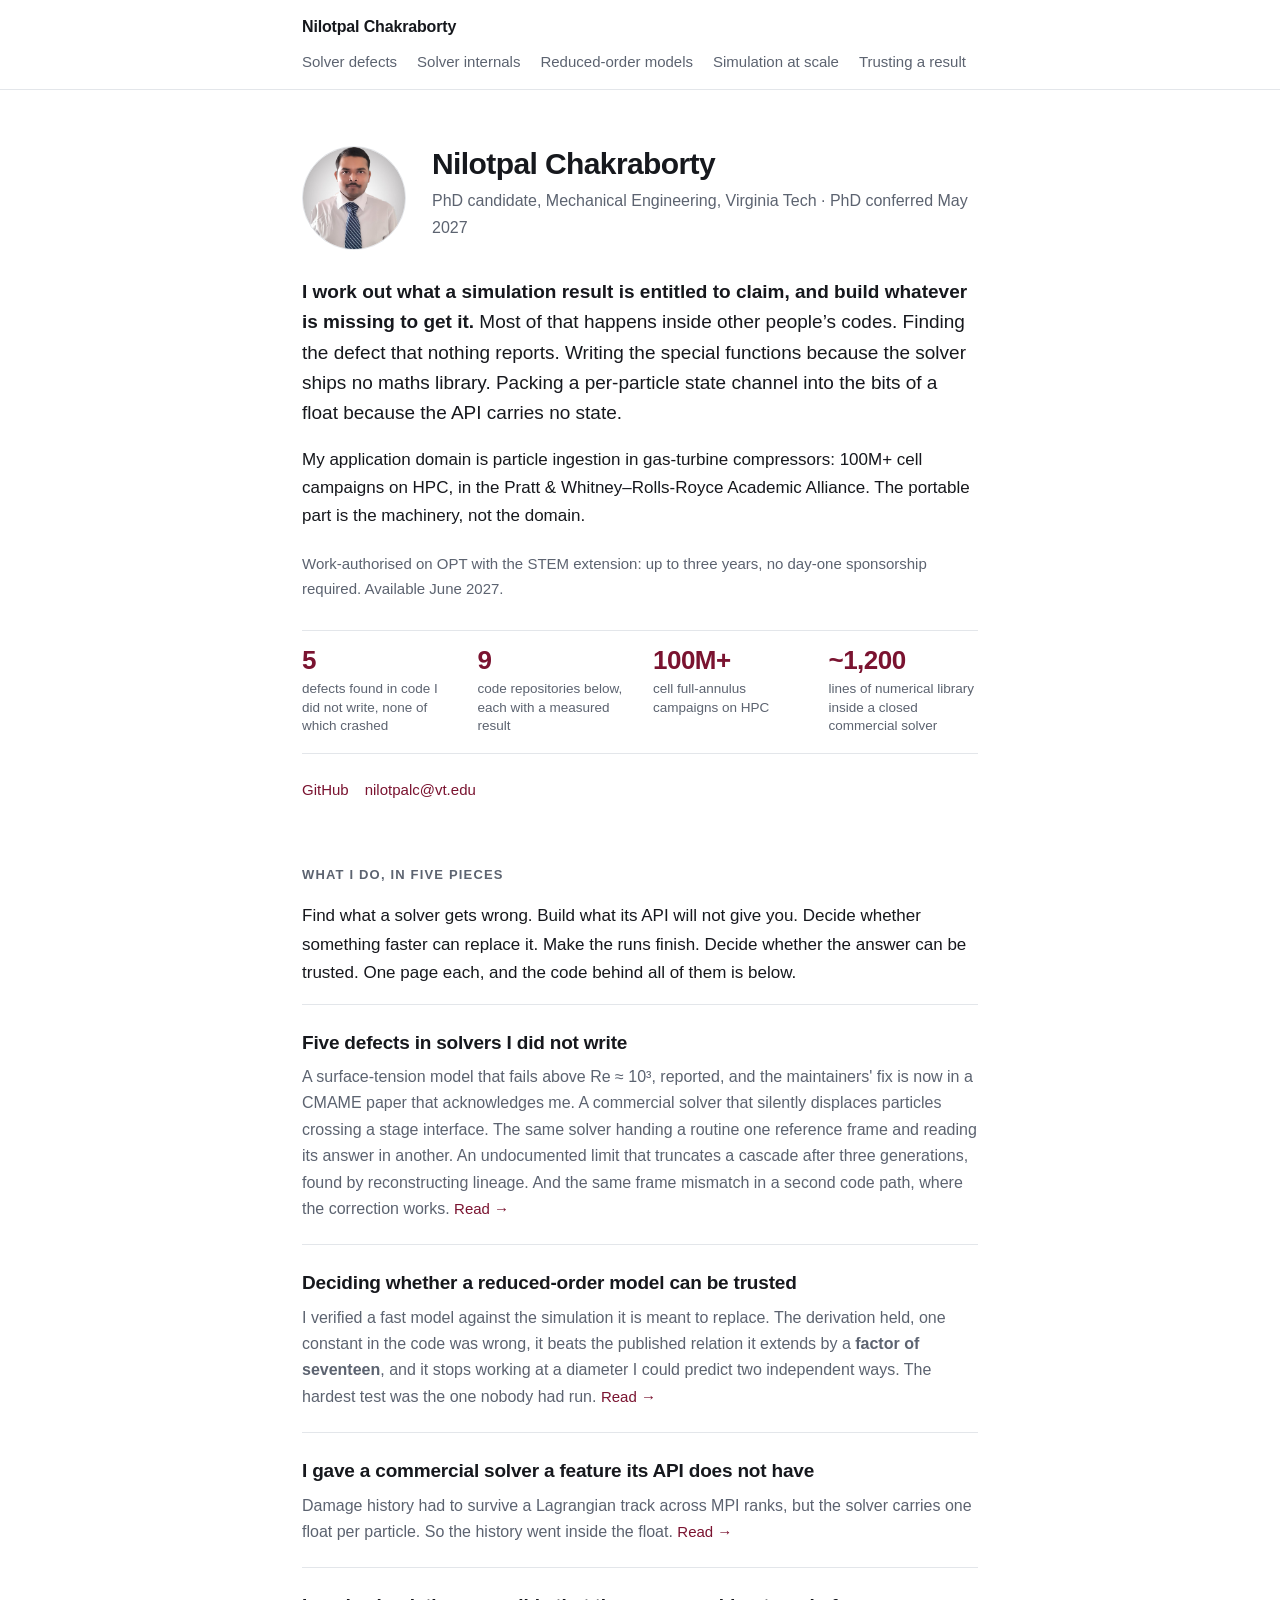
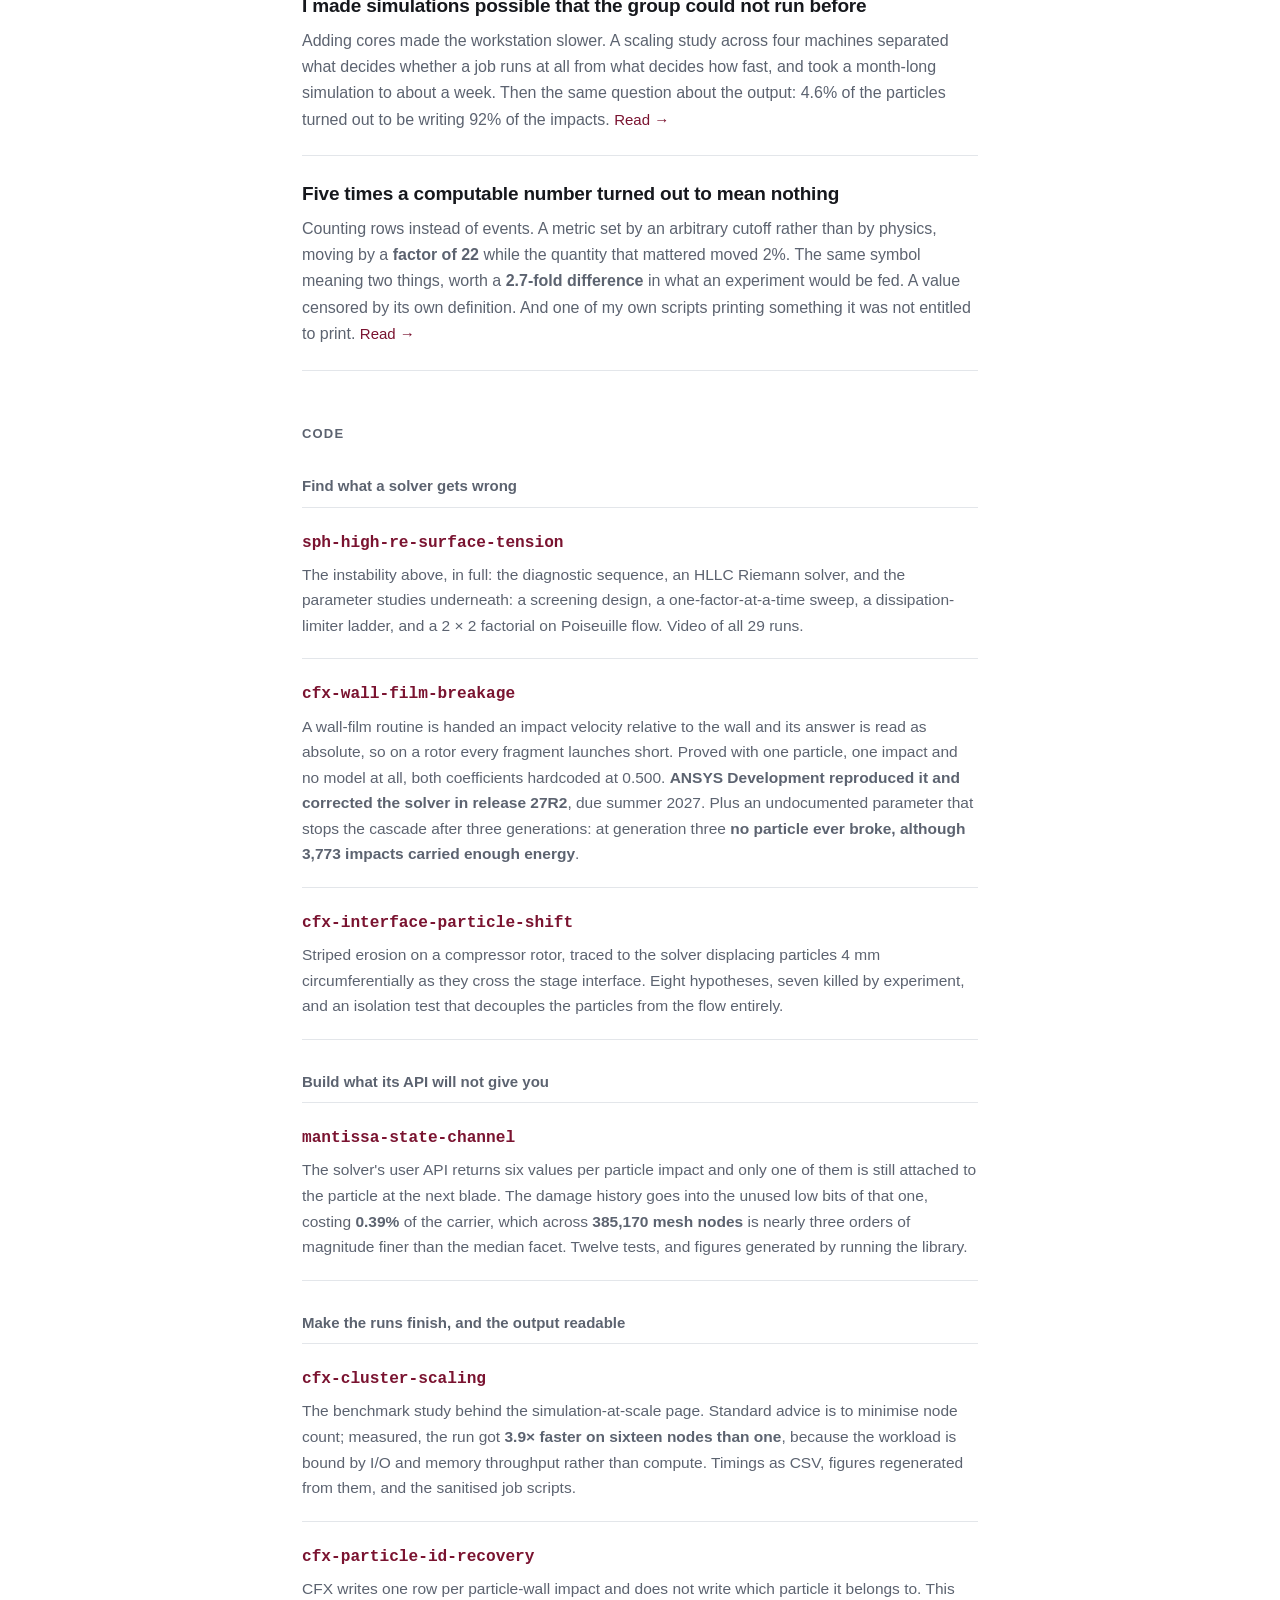
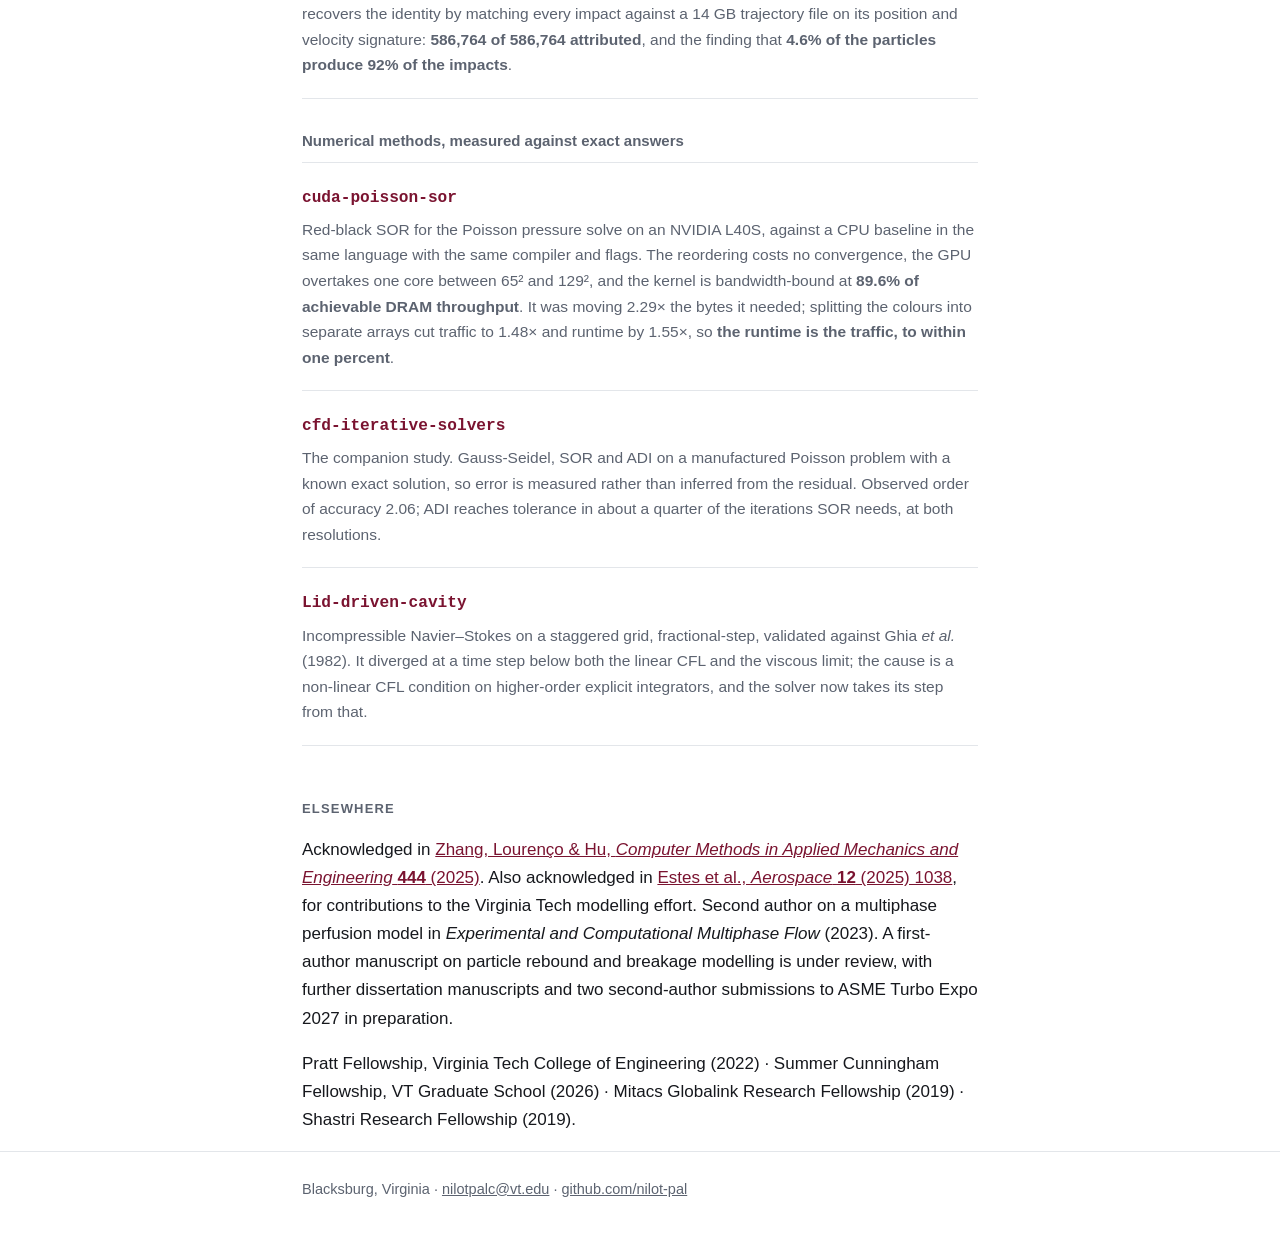
<file: index.html>
<!doctype html>
<html lang="en">
<head>
<meta charset="utf-8">
<meta name="viewport" content="width=device-width, initial-scale=1">
<title>Nilotpal Chakraborty, solver internals and numerical methods</title>
<meta name="description" content="PhD candidate at Virginia Tech. I build the numerical machinery that closed solvers do not provide: special functions, state channels and Riemann solvers, for large-scale simulation on HPC.">
<meta property="og:title" content="Nilotpal Chakraborty">
<meta property="og:description" content="I build the numerical machinery that closed solvers do not provide.">
<meta property="og:type" content="profile">
<meta property="og:url" content="https://nilotpalchakraborty.com/">
<meta property="og:image" content="https://nilotpalchakraborty.com/assets/interface-particle-shift.png">
<meta property="og:image:width" content="1189">
<meta property="og:image:height" content="590">
<meta property="og:image:alt" content="Two scatter plots of particle positions either side of a stage interface: uniformly scattered on the left, collapsed onto discrete lines on the right.">
<meta name="twitter:card" content="summary_large_image">
<link rel="stylesheet" href="style.css">
</head>
<body>

<header class="site">
  <div class="wrap">
    <a class="home" href="/">Nilotpal Chakraborty</a>
    <nav>
      <a href="/sphinxsys.html">Solver defects</a>
      <a href="/solver-internals.html">Solver internals</a>
      <a href="/reduced-order-models.html">Reduced-order models</a>
      <a href="/hpc.html">Simulation at scale</a>
      <a href="/evaluation.html">Trusting a result</a>
    </nav>
  </div>
</header>

<main class="wrap">

  <section class="hero">
    <div class="hero-top">
      <img class="avatar" src="assets/photo.jpg" alt="Nilotpal Chakraborty" width="104" height="104">
      <div>
        <h1>Nilotpal Chakraborty</h1>
        <p class="role">PhD candidate, Mechanical Engineering, Virginia Tech · PhD conferred May 2027</p>
      </div>
    </div>

    <p class="lede">
      <strong>I work out what a simulation result is entitled to claim, and build whatever is
      missing to get it.</strong> Most of that happens inside other people&rsquo;s codes. Finding the
      defect that nothing reports. Writing the special functions because the solver ships no maths
      library. Packing a per-particle state channel into the bits of a float because the API carries
      no state.
    </p>

    <p>
      My application domain is particle ingestion in gas-turbine compressors: 100M+ cell campaigns
      on HPC, in the Pratt&nbsp;&amp;&nbsp;Whitney–Rolls-Royce Academic Alliance. The portable
      part is the machinery, not the domain.
    </p>

    <p class="avail">
      Work-authorised on OPT with the STEM extension: up to three years, no day-one sponsorship
      required. Available June 2027.
    </p>

  <div class="results">
    <div><b>5</b><span>defects found in code I did not write, none of which crashed</span></div>
    <div><b>9</b><span>code repositories below, each with a measured result</span></div>
    <div><b>100M+</b><span>cell full-annulus campaigns on HPC</span></div>
    <div><b>~1,200</b><span>lines of numerical library inside a closed commercial solver</span></div>
  </div>

    <div class="links">
      <a href="https://github.com/nilot-pal">GitHub</a>
      <a href="mailto:nilotpalc@vt.edu">nilotpalc@vt.edu</a>
    </div>
  </section>

  <h2 class="section">What I do, in five pieces</h2>

  <p>
    Find what a solver gets wrong. Build what its API will not give you. Decide whether something
    faster can replace it. Make the runs finish. Decide whether the answer can be trusted. One page
    each, and the code behind all of them is below.
  </p>

  <a class="card" href="/sphinxsys.html">
    <h3>Five defects in solvers I did not write</h3>
    <p>
      A surface-tension model that fails above Re ≈ 10³, reported, and the maintainers' fix is now
      in a CMAME paper that acknowledges me. A commercial solver that silently displaces particles
      crossing a stage interface. The same solver handing a routine one reference frame and reading
      its answer in another. An undocumented limit that truncates a cascade after three generations,
      found by reconstructing lineage. And the same frame mismatch in a second code path, where the
      correction works.
      <span class="more">Read →</span>
    </p>
  </a>

  <a class="card" href="/reduced-order-models.html">
    <h3>Deciding whether a reduced-order model can be trusted</h3>
    <p>
      I verified a fast model against the simulation it is meant to replace. The derivation held,
      one constant in the code was wrong, it beats the published relation it extends by a
      <strong>factor of seventeen</strong>, and it stops working at a diameter I could predict two
      independent ways. The hardest test was the one nobody had run.
      <span class="more">Read →</span>
    </p>
  </a>

  <a class="card" href="/solver-internals.html">
    <h3>I gave a commercial solver a feature its API does not have</h3>
    <p>
      Damage history had to survive a Lagrangian track across MPI ranks, but the solver carries one
      float per particle. So the history went inside the float.
      <span class="more">Read →</span>
    </p>
  </a>

  <a class="card" href="/hpc.html">
    <h3>I made simulations possible that the group could not run before</h3>
    <p>
      Adding cores made the workstation slower. A scaling study across four machines separated
      what decides whether a job runs at all from what decides how fast, and took a month-long
      simulation to about a week. Then the same question about the output: 4.6% of the particles
      turned out to be writing 92% of the impacts. <span class="more">Read →</span>
    </p>
  </a>

  <a class="card" href="/evaluation.html">
    <h3>Five times a computable number turned out to mean nothing</h3>
    <p>
      Counting rows instead of events. A metric set by an arbitrary cutoff rather than by
      physics, moving by a <strong>factor of 22</strong> while the quantity that mattered moved
      2%. The same symbol meaning two things, worth a <strong>2.7-fold difference</strong> in
      what an experiment would be fed. A value censored by its own definition. And one of my own
      scripts printing something it was not entitled to print.
      <span class="more">Read →</span>
    </p>
  </a>

  <h2 class="section">Code</h2>

  <p class="repo-group">Find what a solver gets wrong</p>

  <ul class="repos">
    <li>
      <a href="https://github.com/nilot-pal/sph-high-re-surface-tension">sph-high-re-surface-tension</a>
      <p>
        The instability above, in full: the diagnostic sequence, an HLLC Riemann solver, and the
        parameter studies underneath: a screening design, a one-factor-at-a-time sweep, a
        dissipation-limiter ladder, and a 2&nbsp;×&nbsp;2 factorial on Poiseuille flow. Video of
        all 29 runs.
      </p>
    </li>
    <li>
      <a href="https://github.com/nilot-pal/cfx-wall-film-breakage">cfx-wall-film-breakage</a>
      <p>
        A wall-film routine is handed an impact velocity relative to the wall and its answer is
        read as absolute, so on a rotor every fragment launches short. Proved with one particle,
        one impact and no model at all, both coefficients hardcoded at 0.500.
        <strong>ANSYS Development reproduced it and corrected the solver in release 27R2</strong>,
        due summer 2027. Plus an undocumented
        parameter that stops the cascade after three generations: at generation three
        <strong>no particle ever broke, although 3,773 impacts carried enough energy</strong>.
      </p>
    </li>
    <li>
      <a href="https://github.com/nilot-pal/cfx-interface-particle-shift">cfx-interface-particle-shift</a>
      <p>
        Striped erosion on a compressor rotor, traced to the solver displacing particles 4 mm
        circumferentially as they cross the stage interface. Eight hypotheses, seven killed by
        experiment, and an isolation test that decouples the particles from the flow entirely.
      </p>
    </li>
  </ul>

  <p class="repo-group">Build what its API will not give you</p>

  <ul class="repos">
    <li>
      <a href="https://github.com/nilot-pal/mantissa-state-channel">mantissa-state-channel</a>
      <p>
        The solver's user API returns six values per particle impact and only one of them is still
        attached to the particle at the next blade. The damage history goes into the unused low bits
        of that one, costing <strong>0.39%</strong> of the carrier, which across
        <strong>385,170 mesh nodes</strong> is nearly three orders of magnitude finer than the
        median facet. Twelve tests, and figures generated by running the library.
      </p>
    </li>
  </ul>

  <p class="repo-group">Make the runs finish, and the output readable</p>

  <ul class="repos">
    <li>
      <a href="https://github.com/nilot-pal/cfx-cluster-scaling">cfx-cluster-scaling</a>
      <p>
        The benchmark study behind the simulation-at-scale page. Standard advice is to minimise node count;
        measured, the run got <strong>3.9× faster on sixteen nodes than one</strong>, because the
        workload is bound by I/O and memory throughput rather than compute. Timings as CSV,
        figures regenerated from them, and the sanitised job scripts.
      </p>
    </li>
    <li>
      <a href="https://github.com/nilot-pal/cfx-particle-id-recovery">cfx-particle-id-recovery</a>
      <p>
        CFX writes one row per particle-wall impact and does not write which particle it belongs
        to. This recovers the identity by matching every impact against a 14&nbsp;GB trajectory
        file on its position and velocity signature: <strong>586,764 of 586,764 attributed</strong>,
        and the finding that <strong>4.6% of the particles produce 92% of the impacts</strong>.
      </p>
    </li>
  </ul>

  <p class="repo-group">Numerical methods, measured against exact answers</p>

  <ul class="repos">
    <li>
      <a href="https://github.com/nilot-pal/cuda-poisson-sor">cuda-poisson-sor</a>
      <p>
        Red-black SOR for the Poisson pressure solve on an NVIDIA L40S, against a CPU baseline in
        the same language with the same compiler and flags. The reordering costs no convergence,
        the GPU overtakes one core between 65² and 129², and the kernel is bandwidth-bound at
        <strong>89.6% of achievable DRAM throughput</strong>. It was moving 2.29× the bytes it
        needed; splitting the colours into separate arrays cut traffic to 1.48× and runtime by
        1.55×, so <strong>the runtime is the traffic, to within one percent</strong>.
      </p>
    </li>
    <li>
      <a href="https://github.com/nilot-pal/cfd-iterative-solvers">cfd-iterative-solvers</a>
      <p>
        The companion study. Gauss-Seidel, SOR and ADI on a manufactured Poisson problem with a
        known exact solution, so error is measured rather than inferred from the residual.
        Observed order of accuracy 2.06; ADI reaches tolerance in about a quarter of the
        iterations SOR needs, at both resolutions.
      </p>
    </li>
    <li>
      <a href="https://github.com/nilot-pal/Lid-driven-cavity">Lid-driven-cavity</a>
      <p>
        Incompressible Navier–Stokes on a staggered grid, fractional-step, validated against Ghia
        <em>et&nbsp;al.</em> (1982). It diverged at a time step below both the linear CFL and the
        viscous limit; the cause is a non-linear CFL condition on higher-order explicit
        integrators, and the solver now takes its step from that.
      </p>
    </li>
  </ul>

  <h2 class="section">Elsewhere</h2>
  <p>
    Acknowledged in
    <a href="https://doi.org/10.1016/j.cma.2025.118147">Zhang, Lourenço &amp; Hu,
    <em>Computer Methods in Applied Mechanics and Engineering</em> <strong>444</strong> (2025)</a>.
    Also acknowledged in <a href="https://doi.org/10.3390/aerospace12121038">Estes et al.,
    <em>Aerospace</em> <strong>12</strong> (2025) 1038</a>, for contributions to the Virginia Tech
    modelling effort. Second author on a multiphase perfusion model in <em>Experimental and
    Computational Multiphase Flow</em> (2023). A first-author manuscript on particle rebound and
    breakage modelling is under review, with further dissertation manuscripts and two
    second-author submissions to ASME Turbo Expo 2027 in preparation.
  </p>
  <p>
    Pratt Fellowship, Virginia Tech College of Engineering (2022) · Summer Cunningham Fellowship,
    VT Graduate School (2026) · Mitacs Globalink Research Fellowship (2019) · Shastri Research
    Fellowship (2019).
  </p>

</main>

<footer class="site">
  <div class="wrap">
    Blacksburg, Virginia ·
    <a href="mailto:nilotpalc@vt.edu">nilotpalc@vt.edu</a> ·
    <a href="https://github.com/nilot-pal">github.com/nilot-pal</a>
  </div>
</footer>

</body>
</html>
</file>
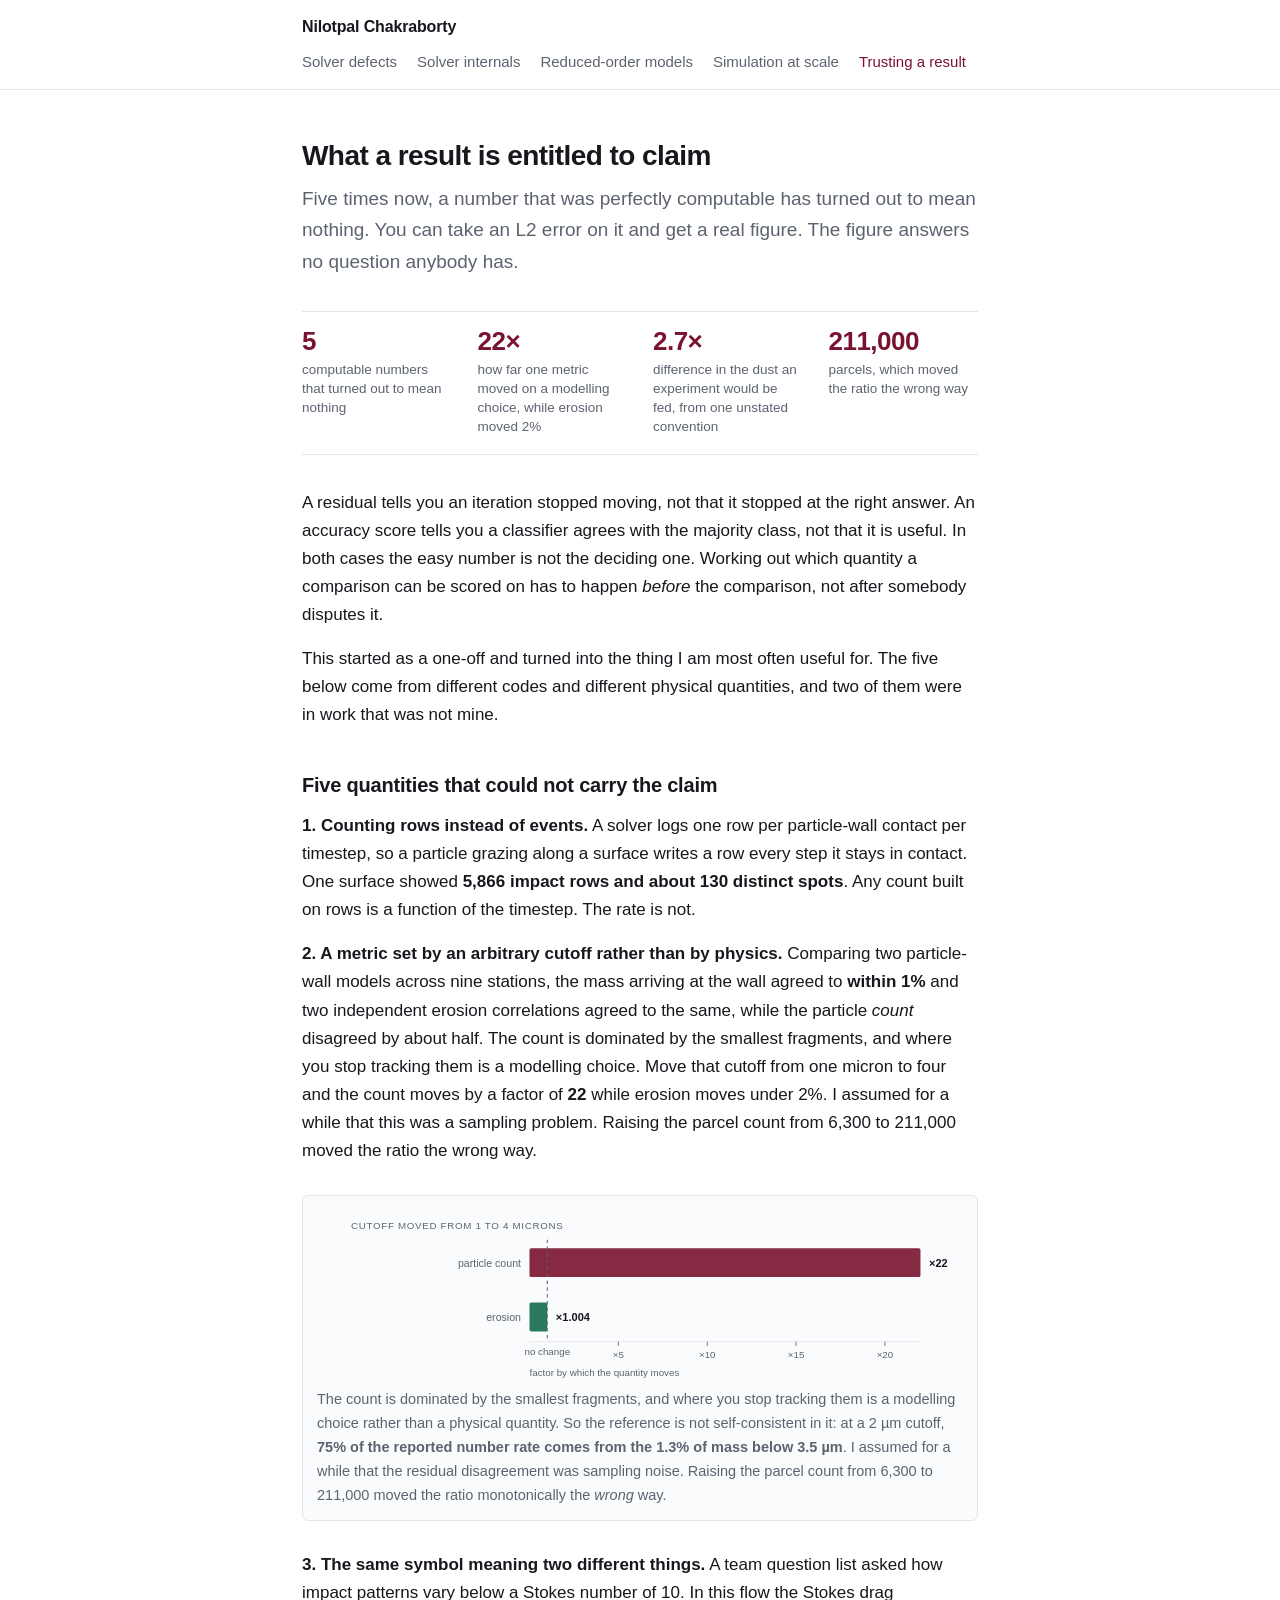
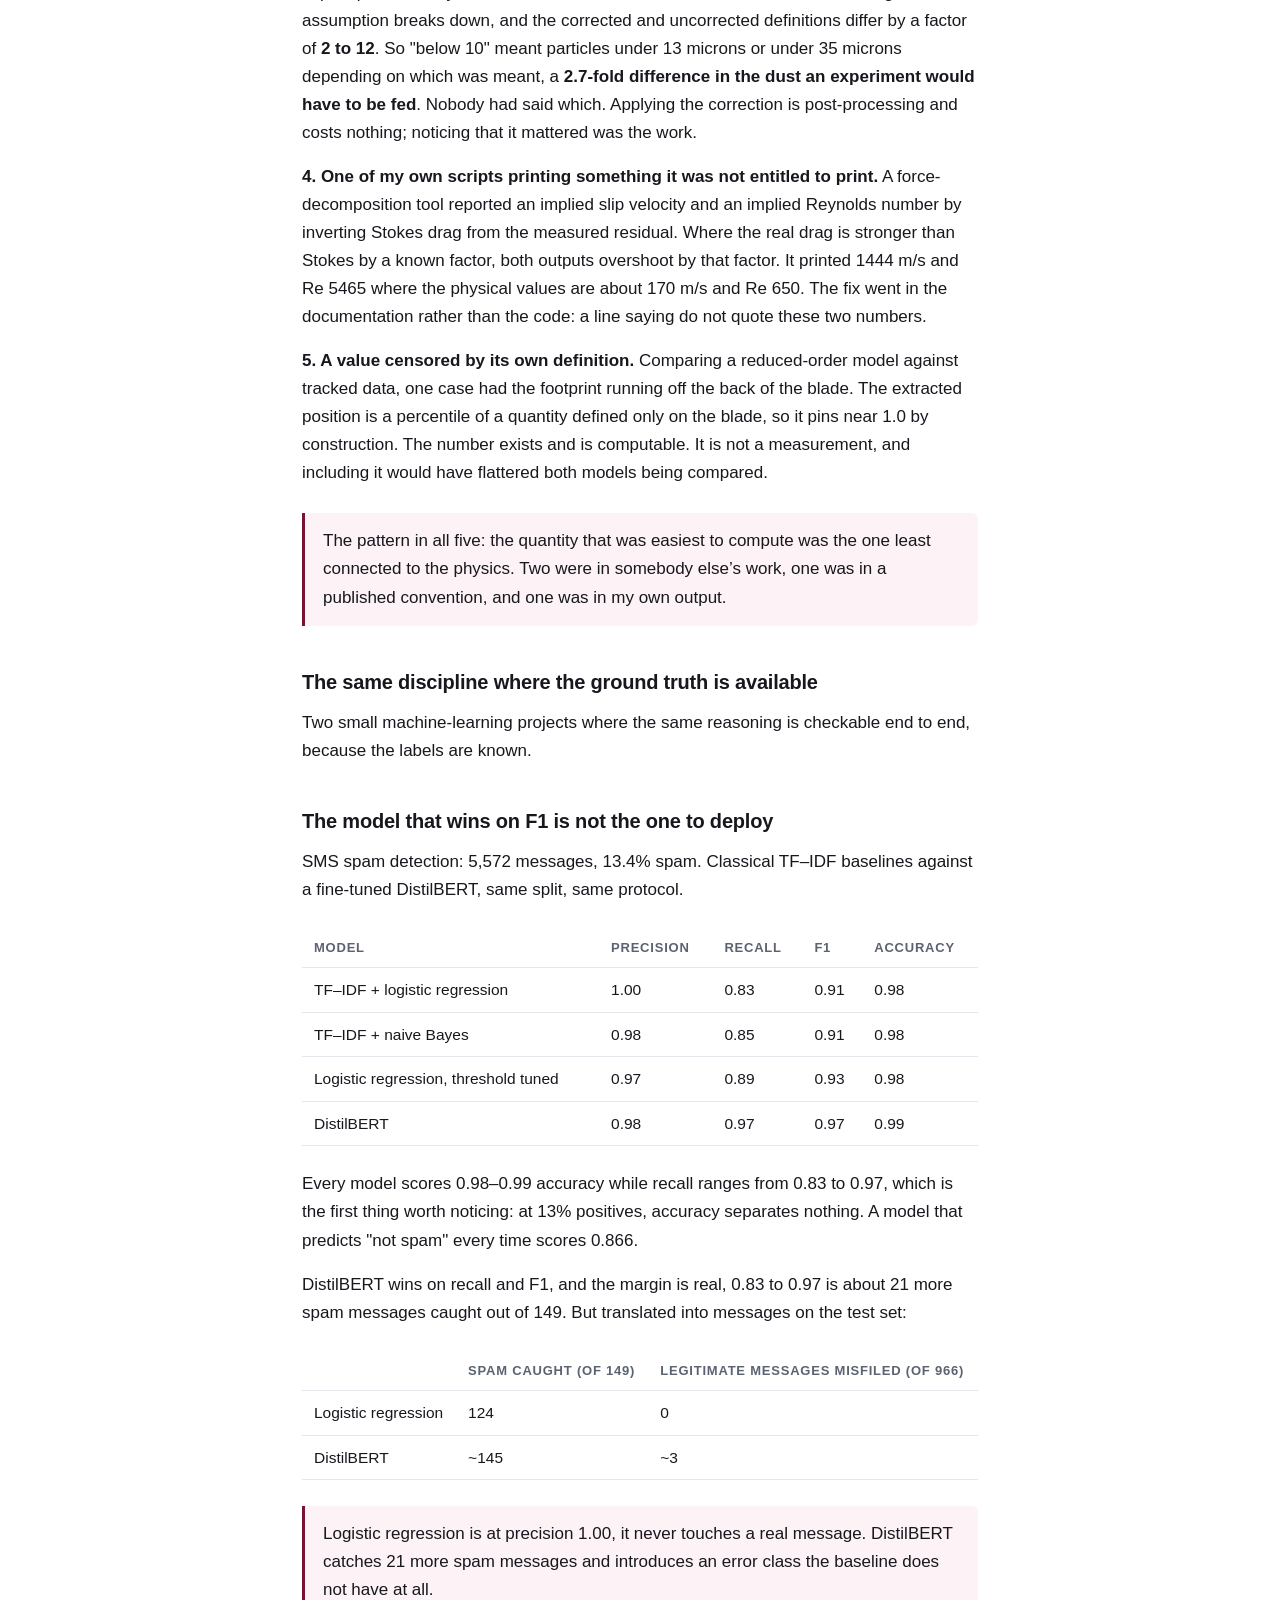
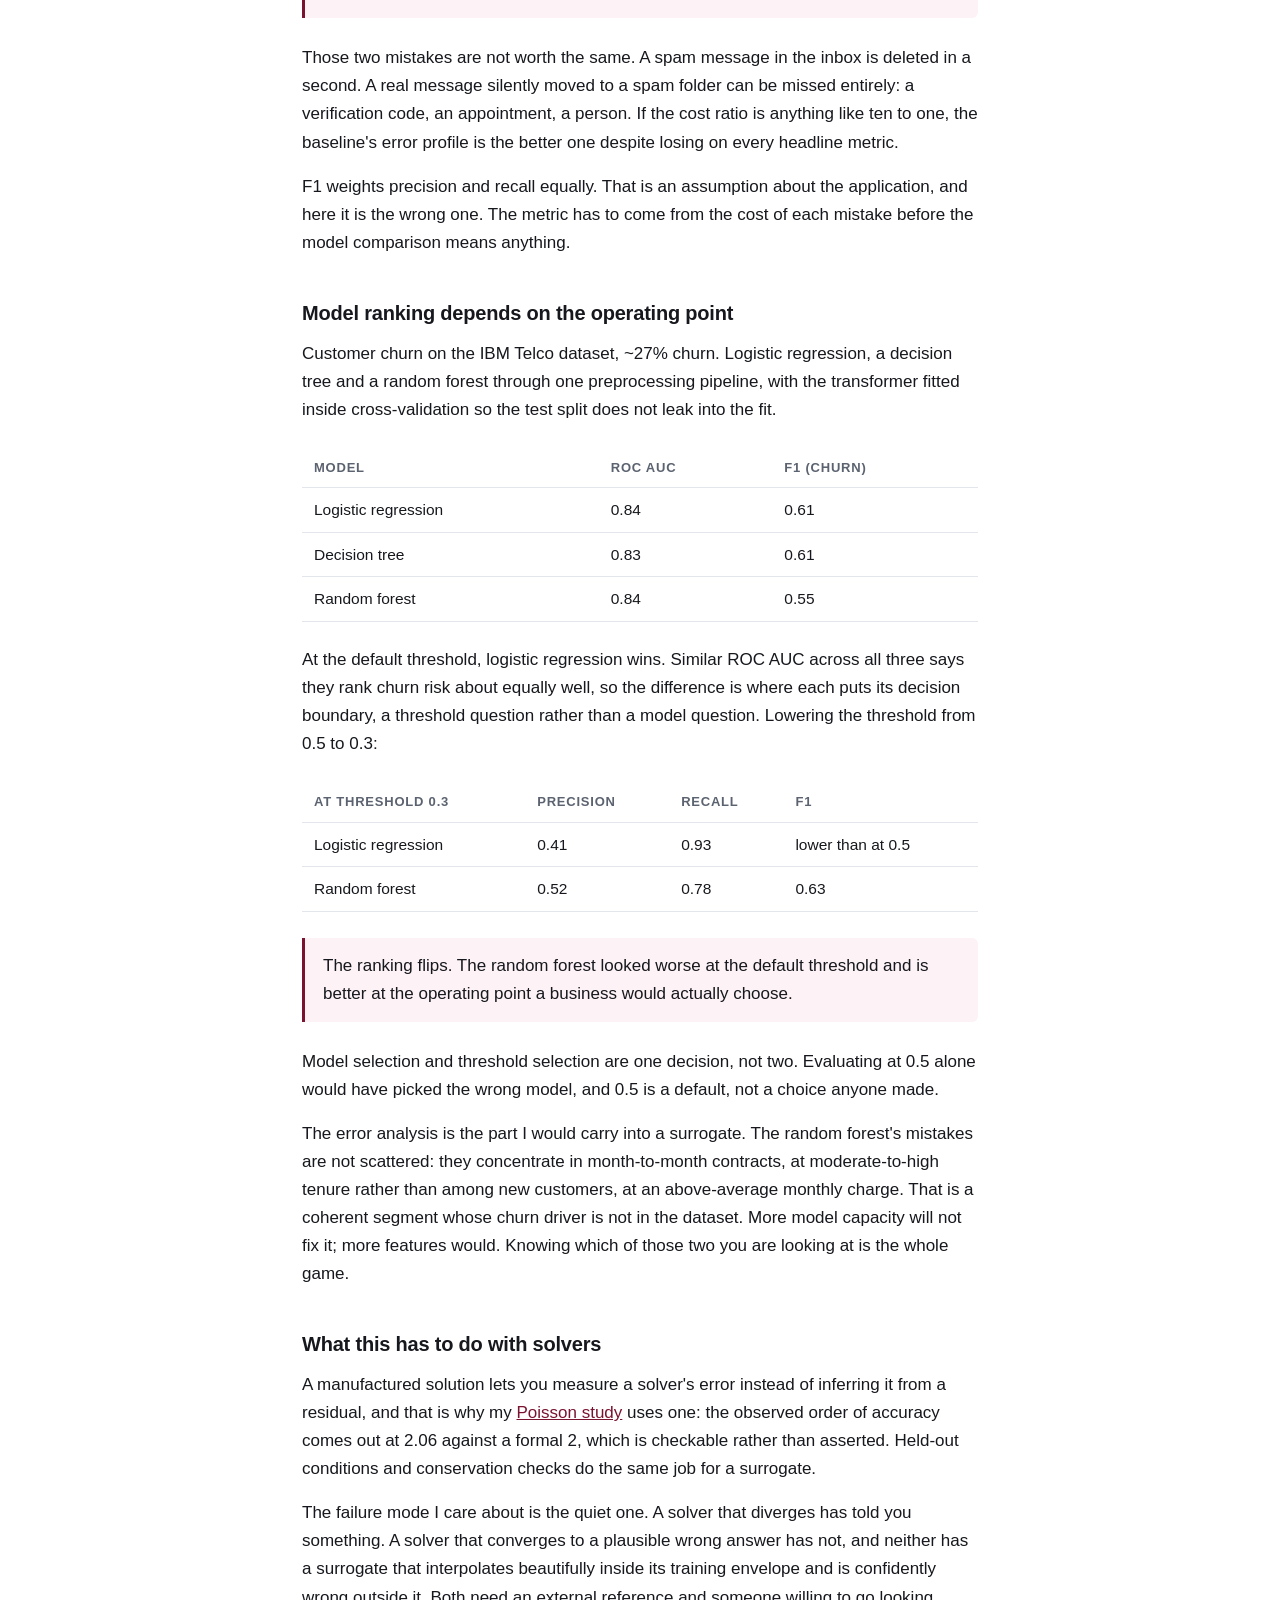
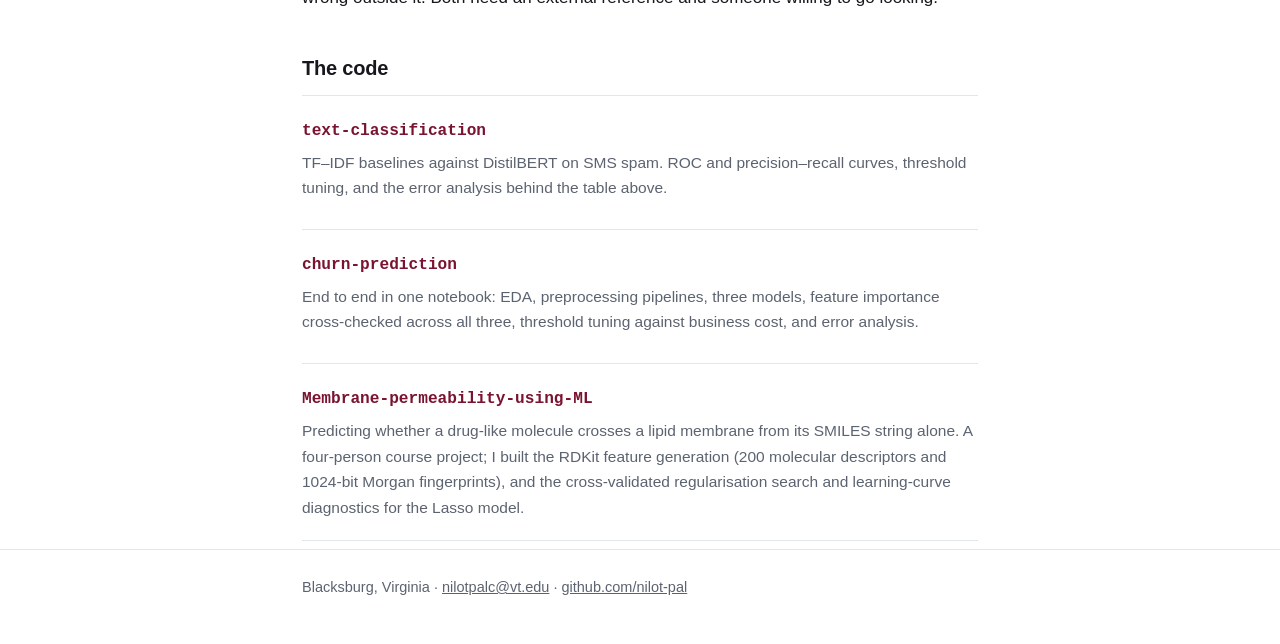
<file: evaluation.html>
<!doctype html>
<html lang="en">
<head>
<meta charset="utf-8">
<meta name="viewport" content="width=device-width, initial-scale=1">
<title>What a result is entitled to claim, Nilotpal Chakraborty</title>
<meta name="description" content="Five times a number that was perfectly computable turned out to mean nothing. Establishing which quantity a comparison can be scored on, before scoring it, in solvers and in machine learning.">
<meta property="og:title" content="What a result is entitled to claim, Nilotpal Chakraborty">
<meta property="og:description" content="Five times a number that was perfectly computable turned out to mean nothing. The habit of deciding what a comparison can be scored on before scoring it.">
<meta property="og:url" content="https://nilotpalchakraborty.com/evaluation.html">
<meta property="og:image" content="https://nilotpalchakraborty.com/assets/interface-particle-shift.png">
<meta property="og:image:width" content="1189">
<meta property="og:image:height" content="590">
<meta property="og:image:alt" content="Two scatter plots of particle positions either side of a stage interface: uniformly scattered on the left, collapsed onto discrete lines on the right.">
<meta name="twitter:card" content="summary_large_image">
<link rel="stylesheet" href="style.css">
</head>
<body>

<header class="site">
  <div class="wrap">
    <a class="home" href="/">Nilotpal Chakraborty</a>
    <nav>
      <a href="/sphinxsys.html">Solver defects</a>
      <a href="/solver-internals.html">Solver internals</a>
      <a href="/reduced-order-models.html">Reduced-order models</a>
      <a href="/hpc.html">Simulation at scale</a>
      <a href="/evaluation.html" aria-current="page">Trusting a result</a>
    </nav>
  </div>
</header>

<main class="wrap"><article>

  <h1>What a result is entitled to claim</h1>
  <p class="standfirst">
    Five times now, a number that was perfectly computable has turned out to mean nothing. You can
    take an L2 error on it and get a real figure. The figure answers no question anybody has.
  </p>

  <div class="results">
    <div><b>5</b><span>computable numbers that turned out to mean nothing</span></div>
    <div><b>22&times;</b><span>how far one metric moved on a modelling choice, while erosion moved 2%</span></div>
    <div><b>2.7&times;</b><span>difference in the dust an experiment would be fed, from one unstated convention</span></div>
    <div><b>211,000</b><span>parcels, which moved the ratio the wrong way</span></div>
  </div>

  <p>
    A residual tells you an iteration stopped moving, not that it stopped at the right answer. An
    accuracy score tells you a classifier agrees with the majority class, not that it is useful.
    In both cases the easy number is not the deciding one. Working out which quantity a comparison
    can be scored on has to happen <em>before</em> the comparison, not after somebody disputes it.
  </p>

  <p>
    This started as a one-off and turned into the thing I am most often useful for. The five below
    come from different codes and different physical quantities, and two of them were in work that
    was not mine.
  </p>

  <h2>Five quantities that could not carry the claim</h2>

  <p>
    <strong>1. Counting rows instead of events.</strong> A solver logs one row per particle-wall
    contact per timestep, so a particle grazing along a surface writes a row every step it stays in
    contact. One surface showed <strong>5,866 impact rows and about 130 distinct spots</strong>. Any
    count built on rows is a function of the timestep. The rate is not.
  </p>

  <p>
    <strong>2. A metric set by an arbitrary cutoff rather than by physics.</strong> Comparing two
    particle-wall models across nine stations, the mass arriving at the wall agreed to
    <strong>within 1%</strong> and two independent erosion correlations agreed to the same, while
    the particle <em>count</em> disagreed by about half. The count is dominated by the smallest
    fragments, and where you stop tracking them is a modelling choice. Move that cutoff from one
    micron to four and the count moves by a factor of <strong>22</strong> while erosion moves
    under 2%.
    I assumed for a while that this was a sampling problem. Raising the parcel count from 6,300 to
    211,000 moved the ratio the wrong way.
  </p>

<figure class="diagram">
<svg viewBox="0 0 760 212" role="img" aria-labelledby="cuT cuD">
<title id="cuT">One modelling choice, two very different sensitivities</title>
<desc id="cuD">Moving the smallest-fragment tracking cutoff from one micron to four microns multiplies the reported particle count by 22, while erosion moves by a factor of 1.004. Bars are drawn to scale from a multiplier of zero.</desc>
  <text class="hd" x="40" y="30">cutoff moved from 1 to 4 microns</text>
  <rect x="250" y="52" width="460.0" height="34" rx="2" fill="var(--accent)" opacity="0.9"/>
  <text class="lbl" x="240" y="74" text-anchor="end">particle count</text>
  <text class="num" x="720.0" y="74" fill="var(--accent)">&#215;22</text>
  <rect x="250" y="116" width="21.0" height="34" rx="2" fill="var(--good)" opacity="0.9"/>
  <text class="lbl" x="240" y="138" text-anchor="end">erosion</text>
  <text class="num" x="281.0" y="138" fill="var(--good)">&#215;1.004</text>
  <line x1="270.9" y1="42" x2="270.9" y2="162" stroke="var(--muted)" stroke-width="1.2" stroke-dasharray="4 4"/>
  <text class="sm" x="270.9" y="178" text-anchor="middle">no change</text>
  <line x1="250" y1="162" x2="710" y2="162" stroke="var(--line)" stroke-width="1"/>
  <line x1="354.5" y1="162" x2="354.5" y2="167" stroke="var(--muted)" stroke-width="1"/>
  <text class="sm" x="354.5" y="181" text-anchor="middle">&#215;5</text>
  <line x1="459.1" y1="162" x2="459.1" y2="167" stroke="var(--muted)" stroke-width="1"/>
  <text class="sm" x="459.1" y="181" text-anchor="middle">&#215;10</text>
  <line x1="563.6" y1="162" x2="563.6" y2="167" stroke="var(--muted)" stroke-width="1"/>
  <text class="sm" x="563.6" y="181" text-anchor="middle">&#215;15</text>
  <line x1="668.2" y1="162" x2="668.2" y2="167" stroke="var(--muted)" stroke-width="1"/>
  <text class="sm" x="668.2" y="181" text-anchor="middle">&#215;20</text>
  <text class="sm" x="250" y="202">factor by which the quantity moves</text>
</svg>
<figcaption>
  The count is dominated by the smallest fragments, and where you stop
  tracking them is a modelling choice rather than a physical quantity. So the
  reference is not self-consistent in it: at a 2&nbsp;&#181;m cutoff,
  <strong>75% of the reported number rate comes from the 1.3% of mass below
  3.5&nbsp;&#181;m</strong>. I assumed for a while that the residual
  disagreement was sampling noise. Raising the parcel count from 6,300 to
  211,000 moved the ratio monotonically the <em>wrong</em> way.
</figcaption>
</figure>

  <p>
    <strong>3. The same symbol meaning two different things.</strong> A team question list asked how
    impact patterns vary below a Stokes number of 10. In this flow the Stokes drag assumption breaks
    down, and the corrected and uncorrected definitions differ by a factor of <strong>2 to
    12</strong>. So "below 10" meant particles under 13 microns or under 35 microns depending on
    which was meant, a <strong>2.7-fold difference in the dust an experiment would have to be
    fed</strong>. Nobody had said which. Applying the correction is post-processing and costs
    nothing; noticing that it mattered was the work.
  </p>

  <p>
    <strong>4. One of my own scripts printing something it was not entitled to print.</strong> A
    force-decomposition tool reported an implied slip velocity and an implied Reynolds number by
    inverting Stokes drag from the measured residual. Where the real drag is stronger than Stokes by
    a known factor, both outputs overshoot by that factor. It printed 1444&nbsp;m/s and Re 5465
    where the physical values are about 170&nbsp;m/s and Re 650. The fix went in the documentation
    rather than the code: a line saying do not quote these two numbers.
  </p>

  <p>
    <strong>5. A value censored by its own definition.</strong> Comparing a reduced-order model
    against tracked data, one case had the footprint running off the back of the blade. The
    extracted position is a percentile of a quantity defined only on the blade, so it pins near 1.0
    by construction. The number exists and is computable. It is not a measurement, and including it
    would have flattered both models being compared.
  </p>

  <div class="callout">
    <p>
      The pattern in all five: the quantity that was easiest to compute was the one least connected
      to the physics. Two were in somebody else&rsquo;s work, one was in a published convention, and
      one was in my own output.
    </p>
  </div>

  <h2>The same discipline where the ground truth is available</h2>

  <p>
    Two small machine-learning projects where the same reasoning is checkable end to end, because
    the labels are known.
  </p>

  <h2>The model that wins on F1 is not the one to deploy</h2>

  <p>
    SMS spam detection: 5,572 messages, 13.4% spam. Classical TF–IDF baselines against a
    fine-tuned DistilBERT, same split, same protocol.
  </p>

  <table>
    <thead>
      <tr><th>Model</th><th>Precision</th><th>Recall</th><th>F1</th><th>Accuracy</th></tr>
    </thead>
    <tbody>
      <tr><td>TF–IDF + logistic regression</td><td>1.00</td><td>0.83</td><td>0.91</td><td>0.98</td></tr>
      <tr><td>TF–IDF + naive Bayes</td><td>0.98</td><td>0.85</td><td>0.91</td><td>0.98</td></tr>
      <tr><td>Logistic regression, threshold tuned</td><td>0.97</td><td>0.89</td><td>0.93</td><td>0.98</td></tr>
      <tr><td>DistilBERT</td><td>0.98</td><td>0.97</td><td>0.97</td><td>0.99</td></tr>
    </tbody>
  </table>

  <p>
    Every model scores 0.98–0.99 accuracy while recall ranges from 0.83 to 0.97, which is the
    first thing worth noticing: at 13% positives, accuracy separates nothing. A model that predicts
    "not spam" every time scores 0.866.
  </p>

  <p>
    DistilBERT wins on recall and F1, and the margin is real, 0.83 to 0.97 is about 21 more spam
    messages caught out of 149. But translated into messages on the test set:
  </p>

  <table>
    <thead>
      <tr><th></th><th>Spam caught (of 149)</th><th>Legitimate messages misfiled (of 966)</th></tr>
    </thead>
    <tbody>
      <tr><td>Logistic regression</td><td>124</td><td>0</td></tr>
      <tr><td>DistilBERT</td><td>~145</td><td>~3</td></tr>
    </tbody>
  </table>

  <div class="callout">
    <p>
      Logistic regression is at precision 1.00, it never touches a real message. DistilBERT
      catches 21 more spam messages and introduces an error class the baseline does not have
      at all.
    </p>
  </div>

  <p>
    Those two mistakes are not worth the same. A spam message in the inbox is deleted in a second.
    A real message silently moved to a spam folder can be missed entirely: a verification code, an
    appointment, a person. If the cost ratio is anything like ten to one, the baseline's error
    profile is the better one despite losing on every headline metric.
  </p>

  <p>
    F1 weights precision and recall equally. That is an assumption about the application, and here
    it is the wrong one. The metric has to come from the cost of each mistake before the model
    comparison means anything.
  </p>

  <h2>Model ranking depends on the operating point</h2>

  <p>
    Customer churn on the IBM Telco dataset, ~27% churn. Logistic regression, a decision tree and a
    random forest through one preprocessing pipeline, with the transformer fitted inside
    cross-validation so the test split does not leak into the fit.
  </p>

  <table>
    <thead>
      <tr><th>Model</th><th>ROC AUC</th><th>F1 (churn)</th></tr>
    </thead>
    <tbody>
      <tr><td>Logistic regression</td><td>0.84</td><td>0.61</td></tr>
      <tr><td>Decision tree</td><td>0.83</td><td>0.61</td></tr>
      <tr><td>Random forest</td><td>0.84</td><td>0.55</td></tr>
    </tbody>
  </table>

  <p>
    At the default threshold, logistic regression wins. Similar ROC AUC across all three says they
    rank churn risk about equally well, so the difference is where each puts its decision boundary, a threshold question rather than a model question. Lowering the threshold from 0.5 to 0.3:
  </p>

  <table>
    <thead>
      <tr><th>At threshold 0.3</th><th>Precision</th><th>Recall</th><th>F1</th></tr>
    </thead>
    <tbody>
      <tr><td>Logistic regression</td><td>0.41</td><td>0.93</td><td>lower than at 0.5</td></tr>
      <tr><td>Random forest</td><td>0.52</td><td>0.78</td><td>0.63</td></tr>
    </tbody>
  </table>

  <div class="callout">
    <p>
      The ranking flips. The random forest looked worse at the default threshold and is better at
      the operating point a business would actually choose.
    </p>
  </div>

  <p>
    Model selection and threshold selection are one decision, not two. Evaluating at 0.5 alone
    would have picked the wrong model, and 0.5 is a default, not a choice anyone made.
  </p>

  <p>
    The error analysis is the part I would carry into a surrogate. The random forest's mistakes are
    not scattered: they concentrate in month-to-month contracts, at moderate-to-high tenure rather
    than among new customers, at an above-average monthly charge. That is a coherent segment whose
    churn driver is not in the dataset. More model capacity will not fix it; more features would.
    Knowing which of those two you are looking at is the whole game.
  </p>

  <h2>What this has to do with solvers</h2>

  <p>
    A manufactured solution lets you measure a solver's error instead of inferring it from a
    residual, and that is why my
    <a href="https://github.com/nilot-pal/cfd-iterative-solvers">Poisson study</a> uses one: the
    observed order of accuracy comes out at 2.06 against a formal 2, which is checkable rather than
    asserted. Held-out conditions and conservation checks do the same job for a surrogate.
  </p>

  <p>
    The failure mode I care about is the quiet one. A solver that diverges has told you something.
    A solver that converges to a plausible wrong answer has not, and neither has a surrogate that
    interpolates beautifully inside its training envelope and is confidently wrong outside it.
    Both need an external reference and someone willing to go looking.
  </p>

  <h2>The code</h2>

  <ul class="repos">
    <li>
      <a href="https://github.com/nilot-pal/text-classification">text-classification</a>
      <p>
        TF–IDF baselines against DistilBERT on SMS spam. ROC and precision–recall curves,
        threshold tuning, and the error analysis behind the table above.
      </p>
    </li>
    <li>
      <a href="https://github.com/nilot-pal/churn-prediction">churn-prediction</a>
      <p>
        End to end in one notebook: EDA, preprocessing pipelines, three models, feature importance
        cross-checked across all three, threshold tuning against business cost, and error analysis.
      </p>
    </li>
    <li>
      <a href="https://github.com/nilot-pal/Membrane-permeability-using-ML">Membrane-permeability-using-ML</a>
      <p>
        Predicting whether a drug-like molecule crosses a lipid membrane from its SMILES string
        alone. A four-person course project; I built the RDKit feature generation (200 molecular descriptors and 1024-bit Morgan fingerprints), and the cross-validated regularisation
        search and learning-curve diagnostics for the Lasso model.
      </p>
    </li>
  </ul>

</article></main>

<footer class="site">
  <div class="wrap">
    Blacksburg, Virginia ·
    <a href="mailto:nilotpalc@vt.edu">nilotpalc@vt.edu</a> ·
    <a href="https://github.com/nilot-pal">github.com/nilot-pal</a>
  </div>
</footer>

</body>
</html>
</file>
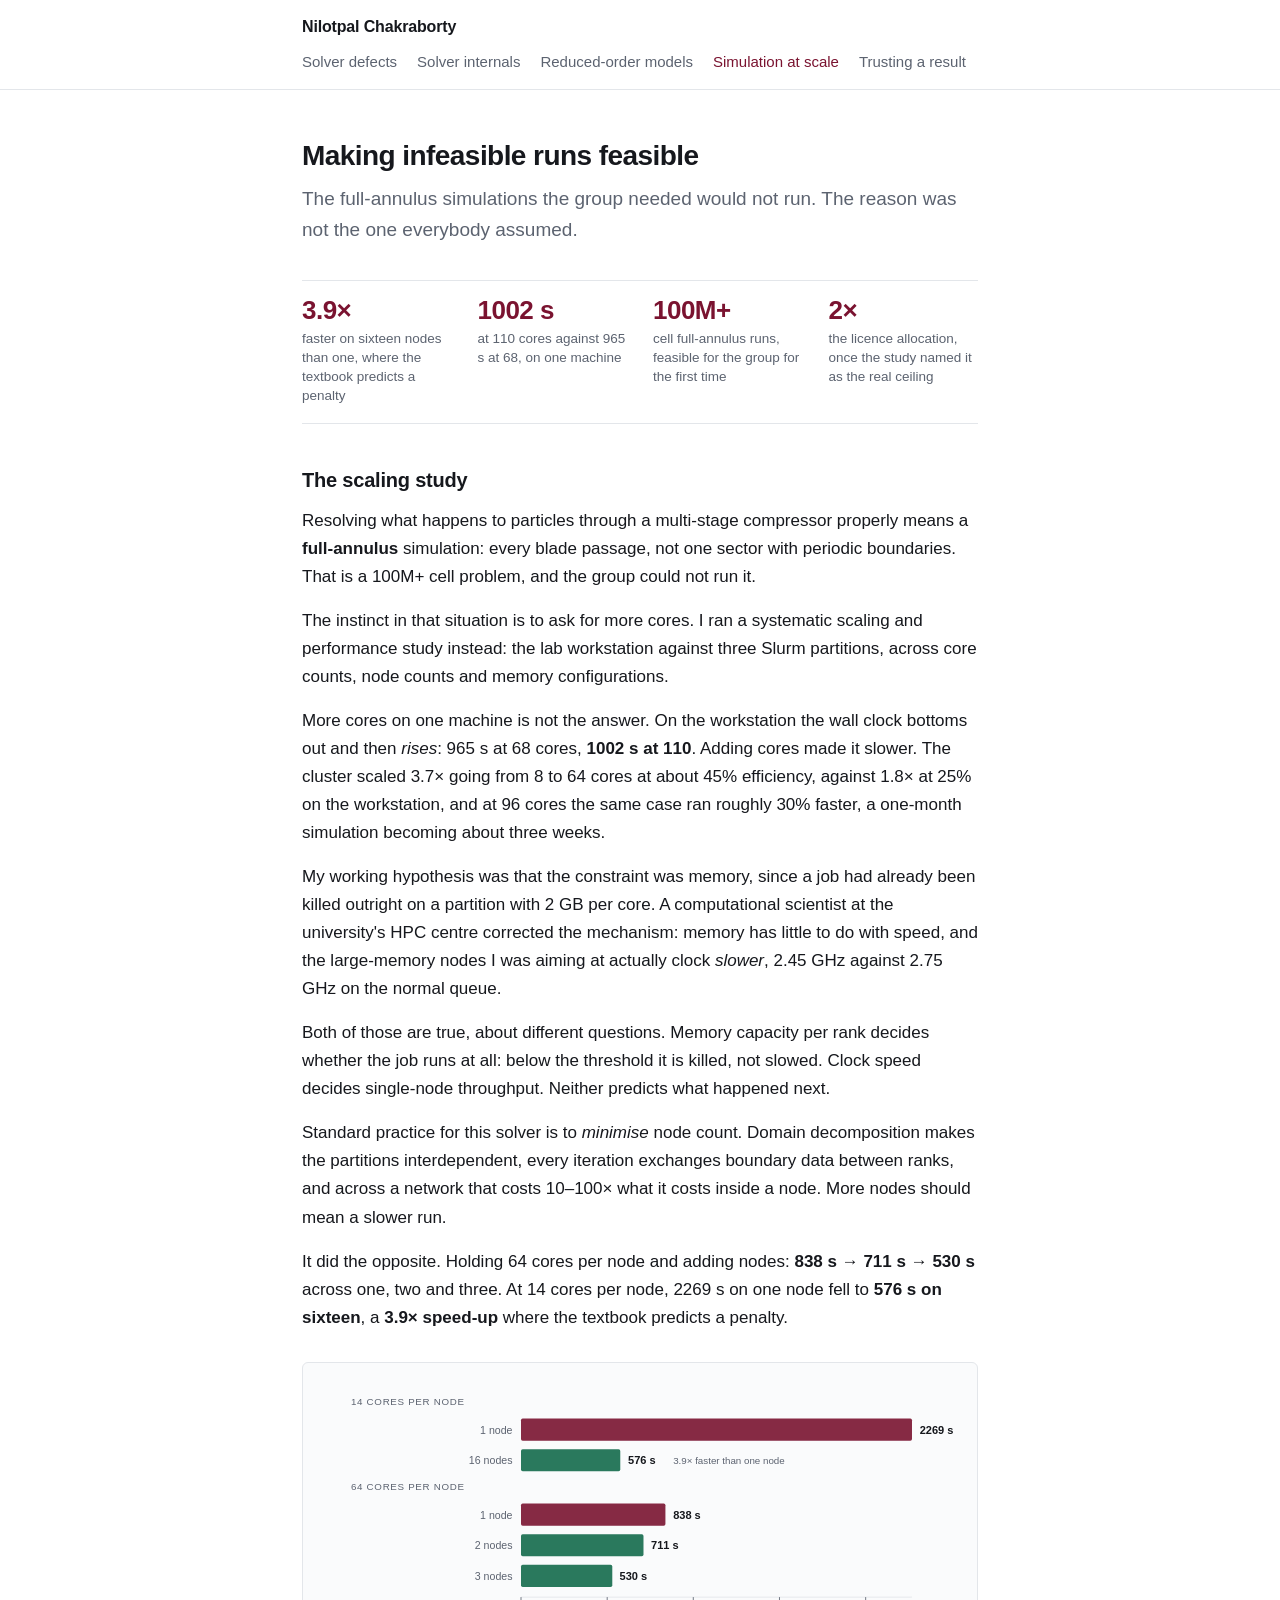
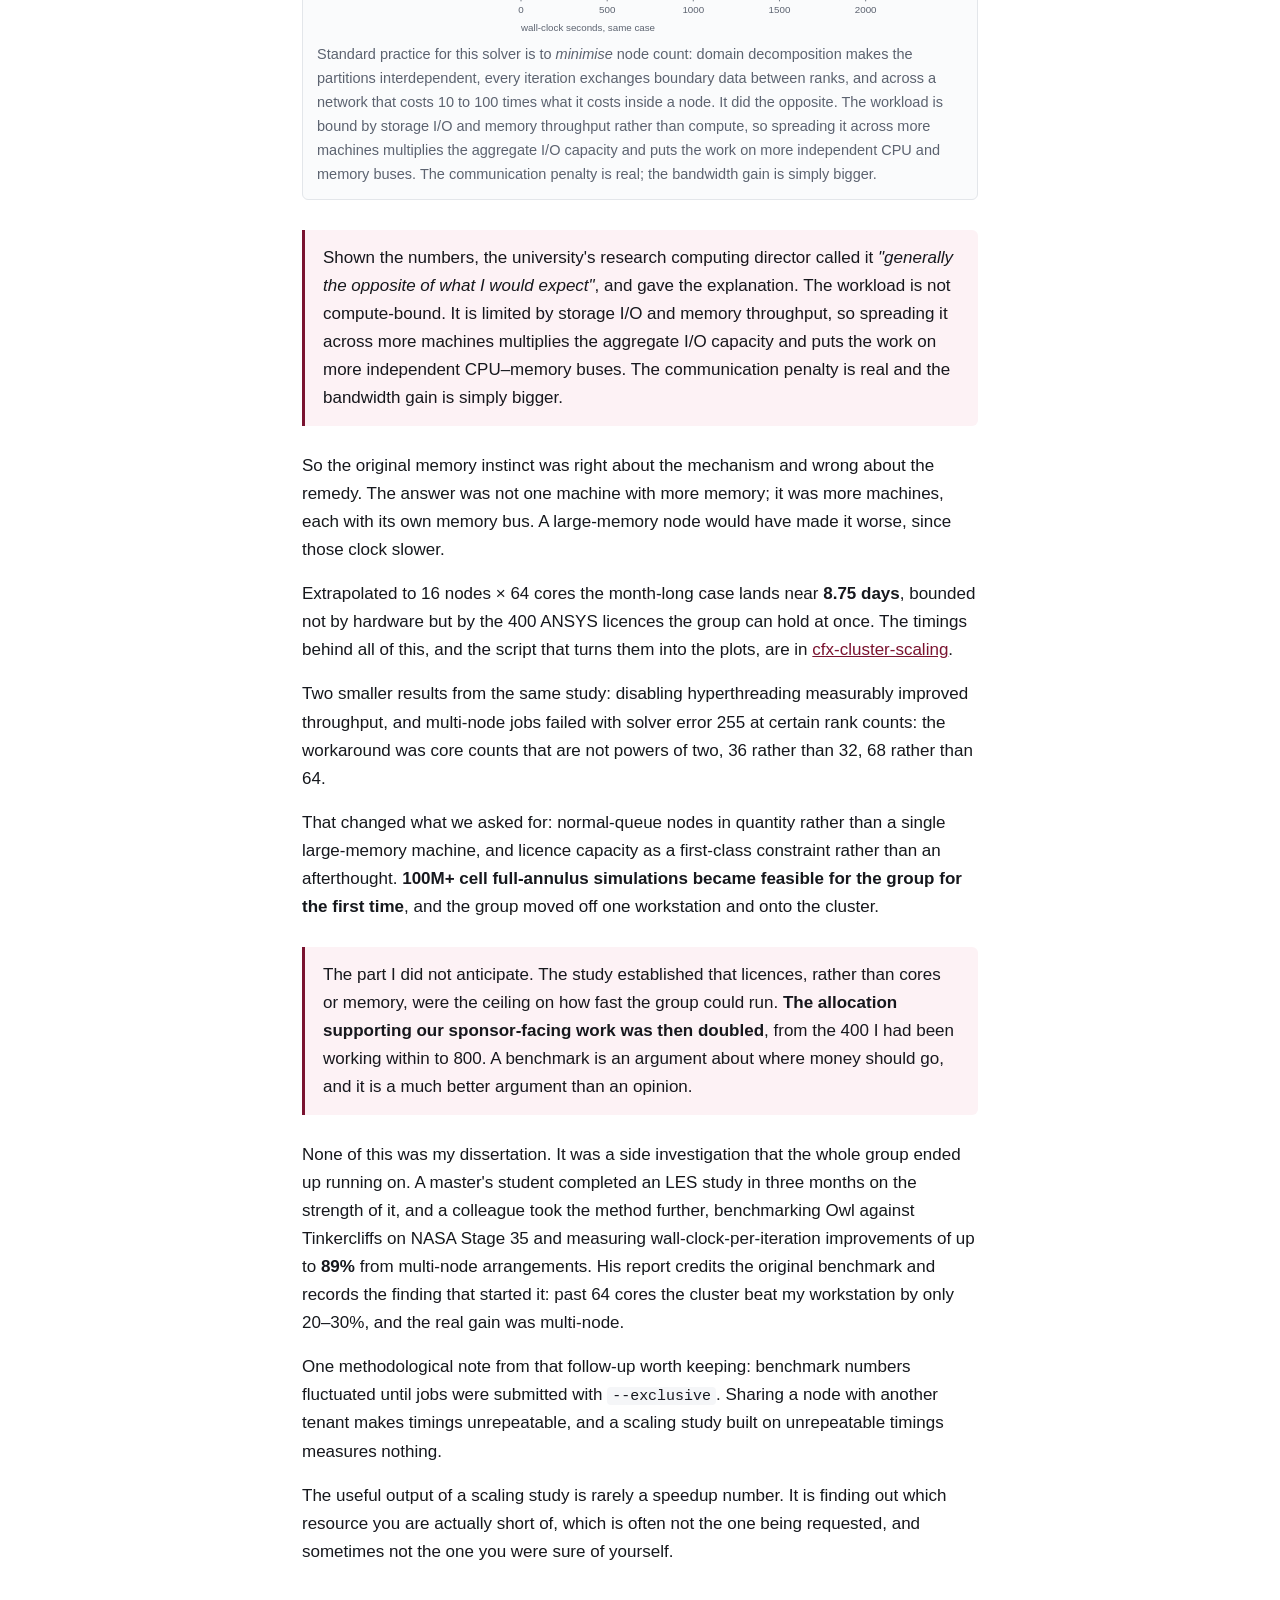
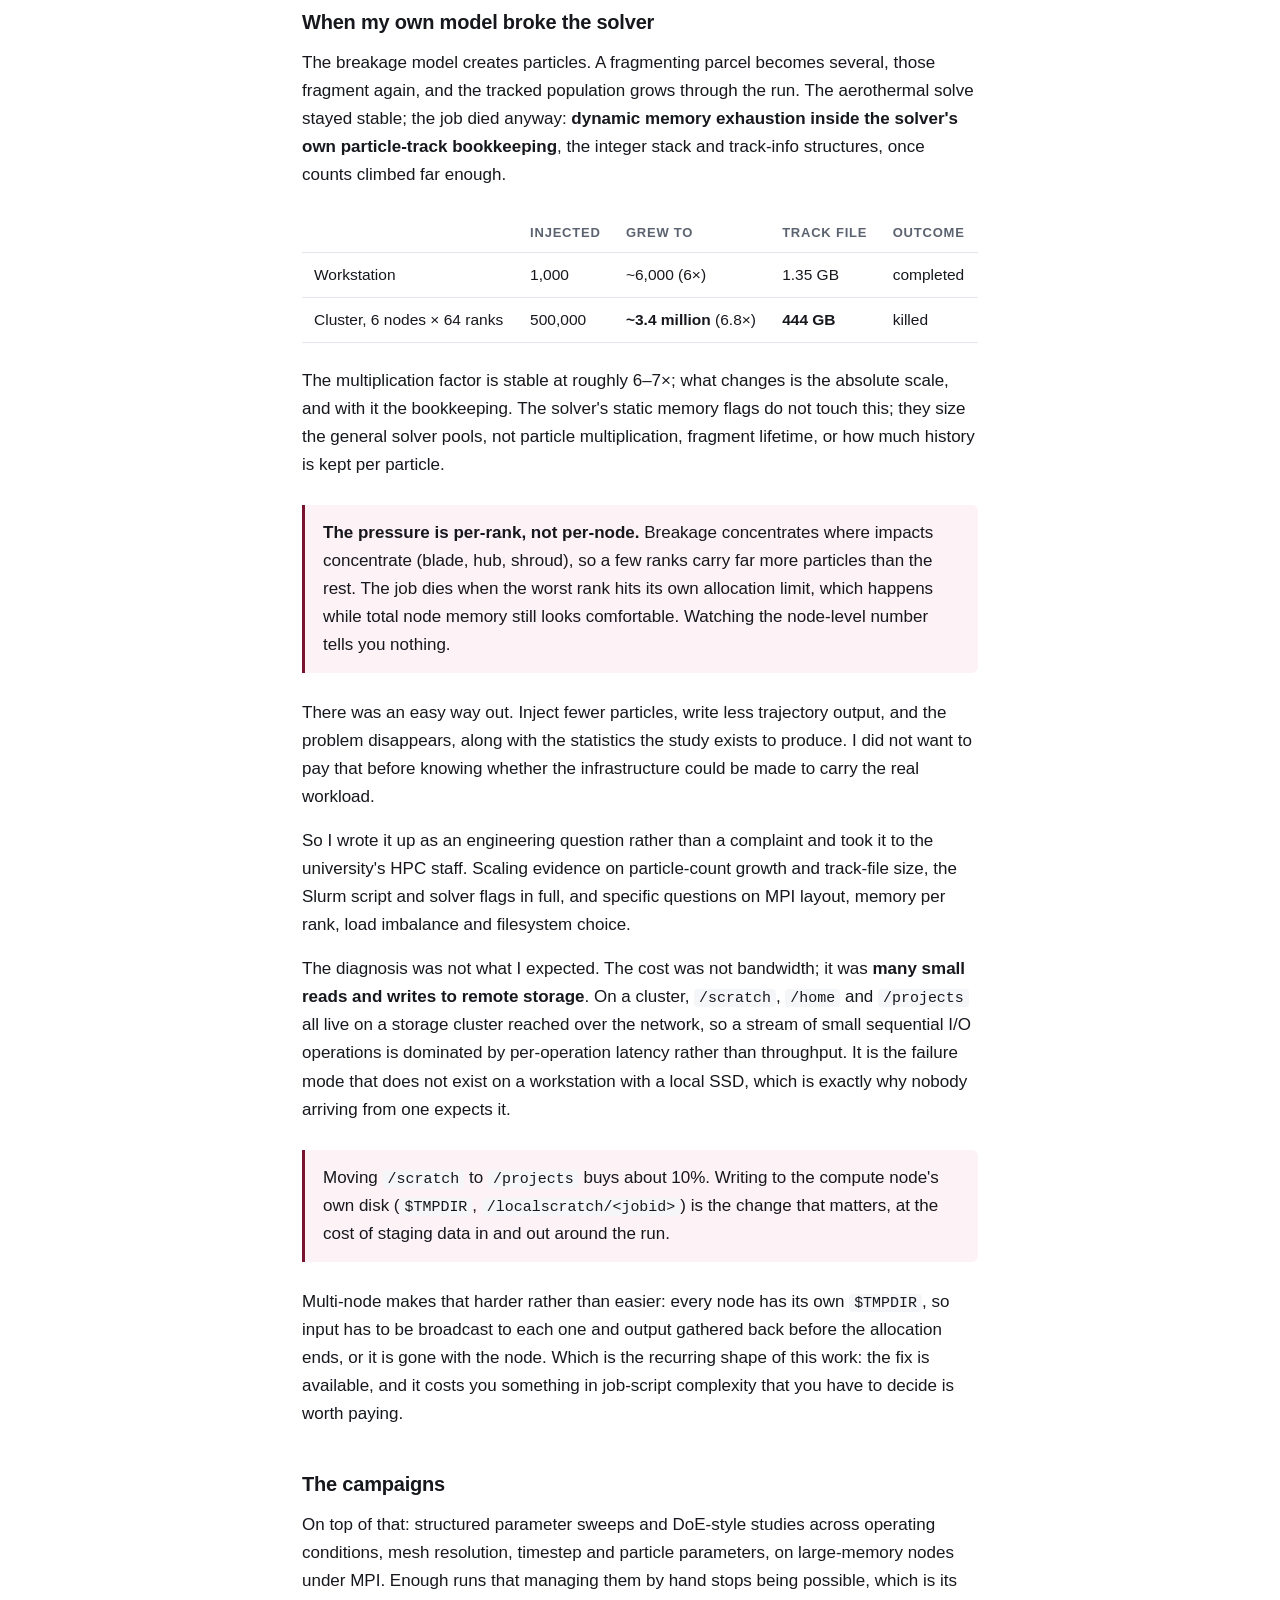
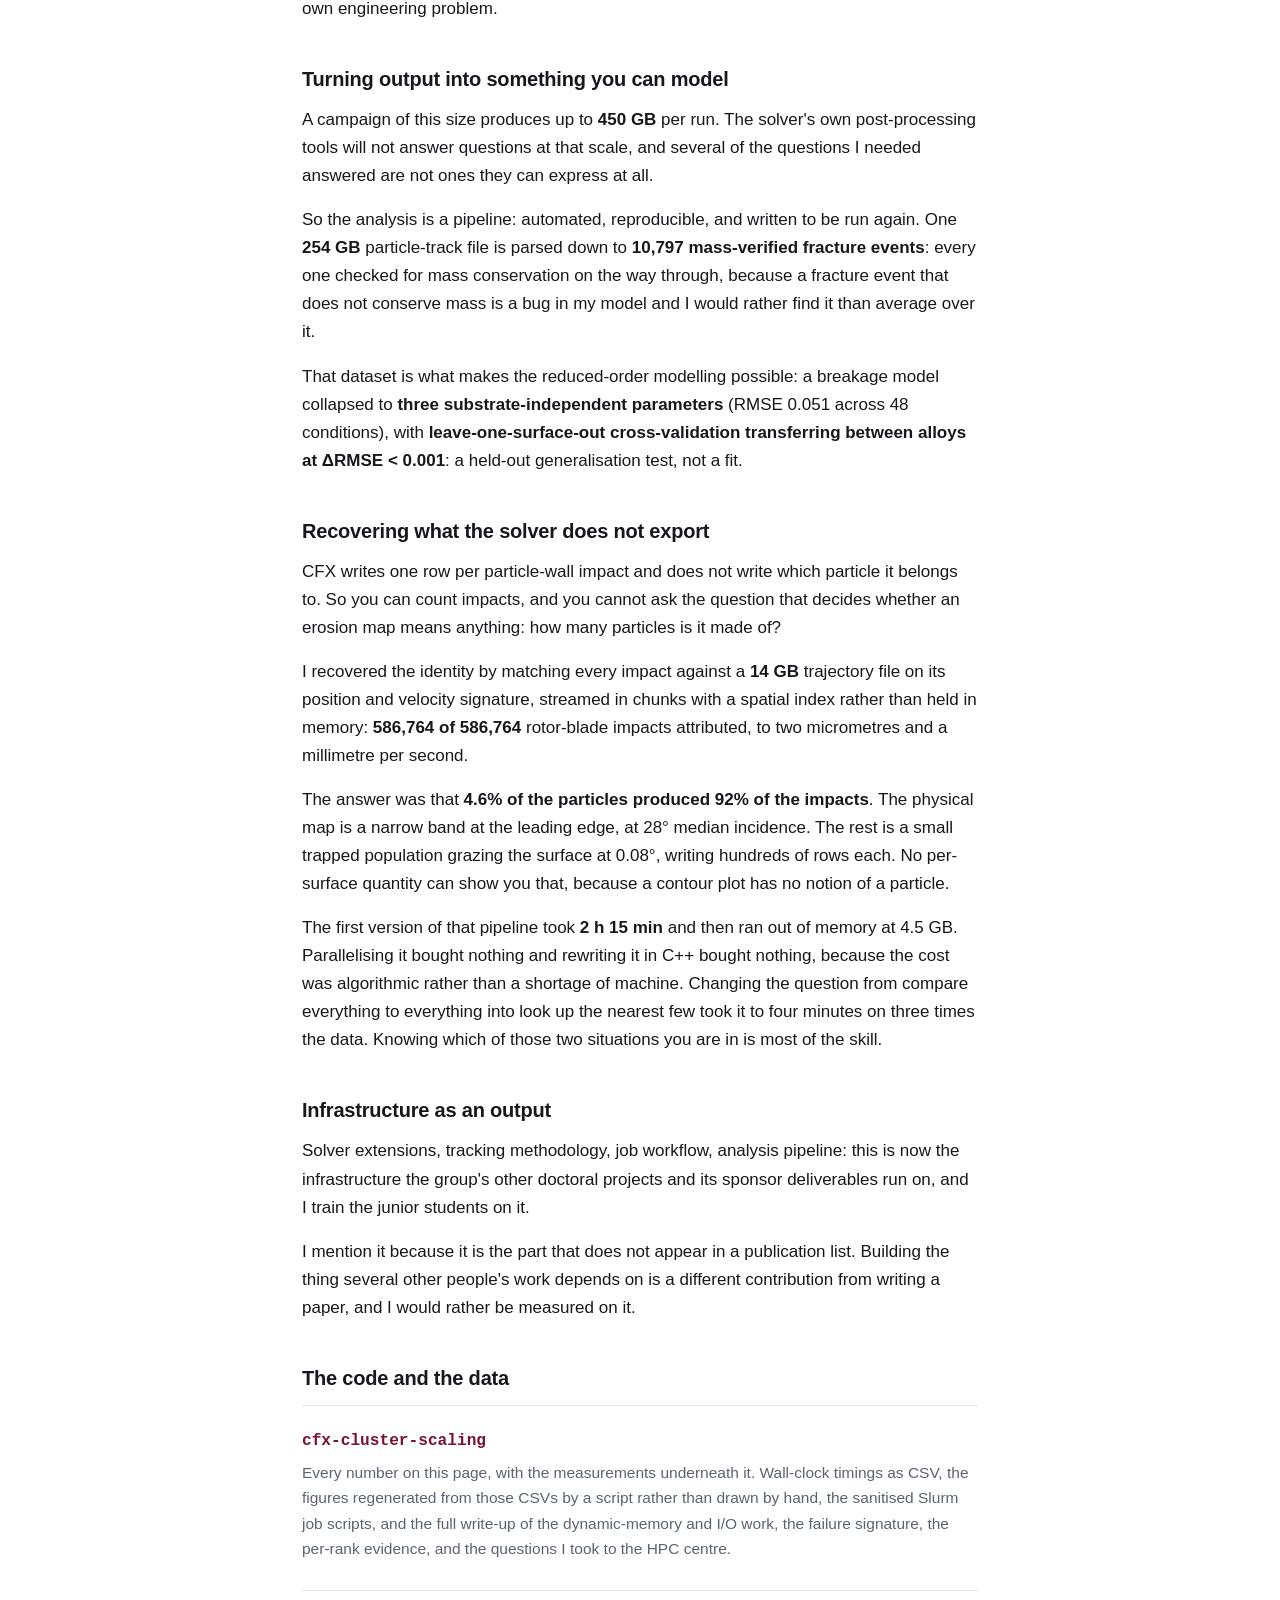
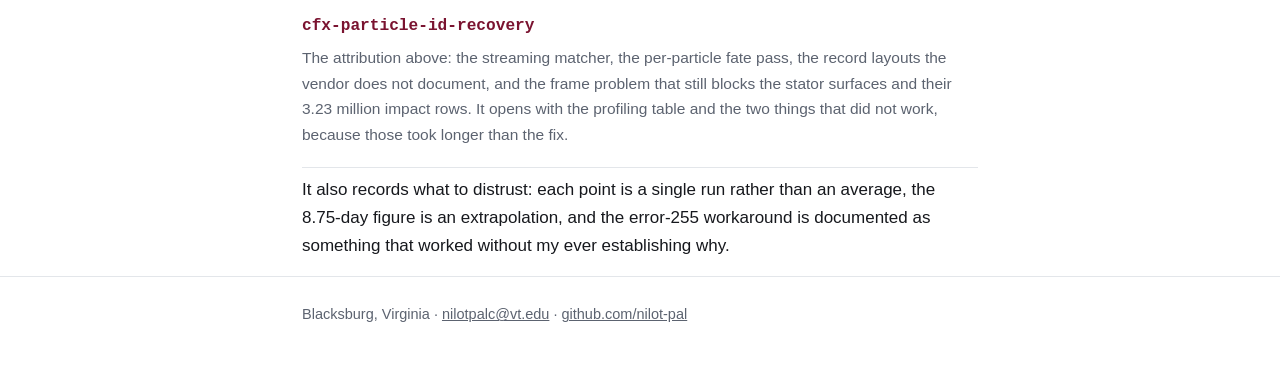
<file: hpc.html>
<!doctype html>
<html lang="en">
<head>
<meta charset="utf-8">
<meta name="viewport" content="width=device-width, initial-scale=1">
<title>Making infeasible runs feasible, Nilotpal Chakraborty</title>
<meta name="description" content="A scaling study that found the bottleneck was memory rather than cores, and the data pipelines that turned hundreds of gigabytes of solver output into something you can model.">
<meta property="og:title" content="Making infeasible runs feasible, Nilotpal Chakraborty">
<meta property="og:description" content="A scaling study that found the bottleneck was memory rather than cores, and the data pipelines that turned hundreds of gigabytes of solver output into something you can model.">
<meta property="og:url" content="https://nilotpalchakraborty.com/hpc.html">
<meta property="og:image" content="https://nilotpalchakraborty.com/assets/interface-particle-shift.png">
<meta property="og:image:width" content="1189">
<meta property="og:image:height" content="590">
<meta property="og:image:alt" content="Two scatter plots of particle positions either side of a stage interface: uniformly scattered on the left, collapsed onto discrete lines on the right.">
<meta name="twitter:card" content="summary_large_image">
<link rel="stylesheet" href="style.css">
</head>
<body>

<header class="site">
  <div class="wrap">
    <a class="home" href="/">Nilotpal Chakraborty</a>
    <nav>
      <a href="/sphinxsys.html">Solver defects</a>
      <a href="/solver-internals.html">Solver internals</a>
      <a href="/reduced-order-models.html">Reduced-order models</a>
      <a href="/hpc.html" aria-current="page">Simulation at scale</a>
      <a href="/evaluation.html">Trusting a result</a>
    </nav>
  </div>
</header>

<main class="wrap"><article>

  <h1>Making infeasible runs feasible</h1>
  <p class="standfirst">
    The full-annulus simulations the group needed would not run. The reason was not the one
    everybody assumed.
  </p>

  <div class="results">
    <div><b>3.9&times;</b><span>faster on sixteen nodes than one, where the textbook predicts a penalty</span></div>
    <div><b>1002 s</b><span>at 110 cores against 965 s at 68, on one machine</span></div>
    <div><b>100M+</b><span>cell full-annulus runs, feasible for the group for the first time</span></div>
    <div><b>2&times;</b><span>the licence allocation, once the study named it as the real ceiling</span></div>
  </div>

  <h2>The scaling study</h2>

  <p>
    Resolving what happens to particles through a multi-stage compressor properly means a
    <strong>full-annulus</strong> simulation: every blade passage, not one sector with periodic
    boundaries. That is a 100M+ cell problem, and the group could not run it.
  </p>

  <p>
    The instinct in that situation is to ask for more cores. I ran a systematic scaling and
    performance study instead: the lab workstation against three Slurm partitions, across core
    counts, node counts and memory configurations.
  </p>

  <p>
    More cores on one machine is not the answer. On the workstation the wall clock bottoms out and
    then <em>rises</em>: 965 s at 68 cores, <strong>1002 s at 110</strong>. Adding cores made it
    slower. The cluster scaled 3.7× going from 8 to 64 cores at about 45% efficiency, against 1.8×
    at 25% on the workstation, and at 96 cores the same case ran roughly 30% faster, a one-month simulation becoming about three weeks.
  </p>

  <p>
    My working hypothesis was that the constraint was memory, since a job had already been killed
    outright on a partition with 2 GB per core. A computational scientist at the university's HPC
    centre corrected the mechanism: memory has little to do with speed, and the large-memory nodes
    I was aiming at actually clock <em>slower</em>, 2.45 GHz against 2.75 GHz on the normal queue.
  </p>

  <p>
    Both of those are true, about different questions. Memory capacity per rank decides whether
    the job runs at all: below the threshold it is killed, not slowed. Clock speed decides
    single-node throughput. Neither predicts what happened next.
  </p>

  <p>
    Standard practice for this solver is to <em>minimise</em> node count. Domain decomposition
    makes the partitions interdependent, every iteration exchanges boundary data between ranks,
    and across a network that costs 10–100× what it costs inside a node. More nodes should mean a
    slower run.
  </p>

  <p>
    It did the opposite. Holding 64 cores per node and adding nodes: <strong>838 s → 711 s →
    530 s</strong> across one, two and three. At 14 cores per node, 2269 s on one node fell to
    <strong>576 s on sixteen</strong>, a <strong>3.9× speed-up</strong> where the textbook
    predicts a penalty.
  </p>

<figure class="diagram">
<svg viewBox="0 0 760 316" role="img" aria-labelledby="ndT ndD">
<title id="ndT">More nodes, faster, against the standard advice</title>
<desc id="ndD">Wall-clock time for the same case. At 14 cores per node, 2269 seconds on one node falls to 576 on sixteen. At 64 cores per node, 838 seconds on one node falls to 711 on two and 530 on three. Standard practice for this solver is to minimise node count.</desc>
  <text class="hd" x="40" y="40">14 cores per node</text>
  <rect x="240" y="56" width="460.0" height="26" rx="2" fill="var(--accent)" opacity="0.9"/>
  <text class="lbl" x="230" y="74" text-anchor="end">1 node</text>
  <text class="num" x="709" y="74" fill="var(--accent)">2269 s</text>
  <rect x="240" y="92" width="116.8" height="26" rx="2" fill="var(--good)" opacity="0.9"/>
  <text class="lbl" x="230" y="110" text-anchor="end">16 nodes</text>
  <text class="num" x="366" y="110" fill="var(--good)">576 s</text>
  <text class="sm" x="419" y="110" fill="var(--good)">3.9&#215; faster than one node</text>
  <text class="hd" x="40" y="140">64 cores per node</text>
  <rect x="240" y="156" width="169.9" height="26" rx="2" fill="var(--accent)" opacity="0.9"/>
  <text class="lbl" x="230" y="174" text-anchor="end">1 node</text>
  <text class="num" x="419" y="174" fill="var(--accent)">838 s</text>
  <rect x="240" y="192" width="144.1" height="26" rx="2" fill="var(--good)" opacity="0.9"/>
  <text class="lbl" x="230" y="210" text-anchor="end">2 nodes</text>
  <text class="num" x="393" y="210" fill="var(--good)">711 s</text>
  <rect x="240" y="228" width="107.4" height="26" rx="2" fill="var(--good)" opacity="0.9"/>
  <text class="lbl" x="230" y="246" text-anchor="end">3 nodes</text>
  <text class="num" x="356" y="246" fill="var(--good)">530 s</text>
  <line x1="240" y1="266" x2="700" y2="266" stroke="var(--line)" stroke-width="1"/>
  <line x1="240.0" y1="266" x2="240.0" y2="271" stroke="var(--muted)" stroke-width="1"/>
  <text class="sm" x="240.0" y="285" text-anchor="middle">0</text>
  <line x1="341.4" y1="266" x2="341.4" y2="271" stroke="var(--muted)" stroke-width="1"/>
  <text class="sm" x="341.4" y="285" text-anchor="middle">500</text>
  <line x1="442.7" y1="266" x2="442.7" y2="271" stroke="var(--muted)" stroke-width="1"/>
  <text class="sm" x="442.7" y="285" text-anchor="middle">1000</text>
  <line x1="544.1" y1="266" x2="544.1" y2="271" stroke="var(--muted)" stroke-width="1"/>
  <text class="sm" x="544.1" y="285" text-anchor="middle">1500</text>
  <line x1="645.5" y1="266" x2="645.5" y2="271" stroke="var(--muted)" stroke-width="1"/>
  <text class="sm" x="645.5" y="285" text-anchor="middle">2000</text>
  <text class="sm" x="240" y="306">wall-clock seconds, same case</text>
</svg>
<figcaption>
  Standard practice for this solver is to <em>minimise</em> node count:
  domain decomposition makes the partitions interdependent, every iteration
  exchanges boundary data between ranks, and across a network that costs 10
  to 100 times what it costs inside a node. It did the opposite. The workload
  is bound by storage I/O and memory throughput rather than compute, so
  spreading it across more machines multiplies the aggregate I/O capacity and
  puts the work on more independent CPU and memory buses. The communication
  penalty is real; the bandwidth gain is simply bigger.
</figcaption>
</figure>

  <div class="callout">
    <p>
      Shown the numbers, the university's research computing director called it
      <em>"generally the opposite of what I would expect"</em>, and gave the explanation. The
      workload is not compute-bound. It is limited by storage I/O and memory throughput, so
      spreading it across more machines multiplies the aggregate I/O capacity and puts the work on
      more independent CPU–memory buses. The communication penalty is real and the bandwidth gain
      is simply bigger.
    </p>
  </div>

  <p>
    So the original memory instinct was right about the mechanism and wrong about the remedy. The
    answer was not one machine with more memory; it was more machines, each with its own memory
    bus. A large-memory node would have made it worse, since those clock slower.
  </p>

  <p>
    Extrapolated to 16 nodes × 64 cores the month-long case lands near <strong>8.75 days</strong>,
    bounded not by hardware but by the 400 ANSYS licences the group can hold at once.
    The timings behind all of this, and the script that turns them into the plots, are in
    <a href="https://github.com/nilot-pal/cfx-cluster-scaling">cfx-cluster-scaling</a>.
  </p>

  <p>
    Two smaller results from the same study: disabling hyperthreading measurably improved
    throughput, and multi-node jobs failed with solver error 255 at certain rank counts: the
    workaround was core counts that are not powers of two, 36 rather than 32, 68 rather than 64.
  </p>

  <p>
    That changed what we asked for: normal-queue nodes in quantity rather than a single
    large-memory machine, and licence capacity as a first-class constraint rather than an
    afterthought. <strong>100M+ cell full-annulus simulations became feasible for the group for
    the first time</strong>, and the group moved off one workstation and onto the cluster.
  </p>

  <div class="callout">
    <p>
      The part I did not anticipate. The study established that licences, rather than cores or
      memory, were the ceiling on how fast the group could run. <strong>The allocation supporting
      our sponsor-facing work was then doubled</strong>, from the 400 I had been working within
      to 800.
      A benchmark is an argument about where money should go, and it is a much better argument
      than an opinion.
    </p>
  </div>

  <p>
    None of this was my dissertation. It was a side investigation that the whole group ended up
    running on. A master's student completed an LES study in three months on the strength of it,
    and a colleague took the method further, benchmarking Owl against Tinkercliffs on NASA
    Stage 35 and measuring wall-clock-per-iteration improvements of up to <strong>89%</strong>
    from multi-node arrangements. His report credits the original benchmark and records the
    finding that started it: past 64 cores the cluster beat my workstation by only 20–30%, and
    the real gain was multi-node.
  </p>

  <p>
    One methodological note from that follow-up worth keeping: benchmark numbers fluctuated until
    jobs were submitted with <code>--exclusive</code>. Sharing a node with another tenant makes
    timings unrepeatable, and a scaling study built on unrepeatable timings measures nothing.
  </p>

  <p>
    The useful output of a scaling study is rarely a speedup number. It is finding out which
    resource you are actually short of, which is often not the one being requested, and
    sometimes not the one you were sure of yourself.
  </p>

  <h2>When my own model broke the solver</h2>

  <p>
    The breakage model creates particles. A fragmenting parcel becomes several, those fragment
    again, and the tracked population grows through the run. The aerothermal solve stayed stable;
    the job died anyway: <strong>dynamic memory exhaustion inside the solver's own particle-track
    bookkeeping</strong>, the integer stack and track-info structures, once counts climbed far
    enough.
  </p>

  <table>
    <tr><th></th><th>Injected</th><th>Grew to</th><th>Track file</th><th>Outcome</th></tr>
    <tr><td>Workstation</td><td>1,000</td><td>~6,000 (6×)</td><td>1.35 GB</td><td>completed</td></tr>
    <tr><td>Cluster, 6 nodes × 64 ranks</td><td>500,000</td><td><strong>~3.4 million</strong> (6.8×)</td><td><strong>444 GB</strong></td><td>killed</td></tr>
  </table>

  <p>
    The multiplication factor is stable at roughly 6–7×; what changes is the absolute scale, and
    with it the bookkeeping. The solver's static memory flags do not touch this; they size the
    general solver pools, not particle multiplication, fragment lifetime, or how much history is
    kept per particle.
  </p>

  <div class="callout">
    <p>
      <strong>The pressure is per-rank, not per-node.</strong> Breakage concentrates where impacts
      concentrate (blade, hub, shroud), so a few ranks carry far more particles than the rest.
      The job dies when the worst rank hits its own allocation limit, which happens while total
      node memory still looks comfortable. Watching the node-level number tells you nothing.
    </p>
  </div>

  <p>
    There was an easy way out. Inject fewer particles, write less trajectory output, and the
    problem disappears, along with the statistics the study exists to produce. I did not want to
    pay that before knowing whether the infrastructure could be made to carry the real workload.
  </p>

  <p>
    So I wrote it up as an engineering question rather than a complaint and took it to the
    university's HPC staff. Scaling evidence on particle-count growth and track-file size, the
    Slurm script and solver flags in full, and specific questions on MPI layout, memory per rank,
    load imbalance and filesystem choice.
  </p>

  <p>
    The diagnosis was not what I expected. The cost was not bandwidth; it was
    <strong>many small reads and writes to remote storage</strong>. On a cluster,
    <code>/scratch</code>, <code>/home</code> and <code>/projects</code> all live on a storage
    cluster reached over the network, so a stream of small sequential I/O operations is dominated
    by per-operation latency rather than throughput. It is the failure mode that does not exist on
    a workstation with a local SSD, which is exactly why nobody arriving from one expects it.
  </p>

  <div class="callout">
    <p>
      Moving <code>/scratch</code> to <code>/projects</code> buys about 10%. Writing to the compute
      node's own disk (<code>$TMPDIR</code>, <code>/localscratch/&lt;jobid&gt;</code>) is the
      change that matters, at the cost of staging data in and out around the run.
    </p>
  </div>

  <p>
    Multi-node makes that harder rather than easier: every node has its own <code>$TMPDIR</code>,
    so input has to be broadcast to each one and output gathered back before the allocation ends,
    or it is gone with the node. Which is the recurring shape of this work: the fix is available,
    and it costs you something in job-script complexity that you have to decide is worth paying.
  </p>

  <h2>The campaigns</h2>

  <p>
    On top of that: structured parameter sweeps and DoE-style studies across operating conditions,
    mesh resolution, timestep and particle parameters, on large-memory nodes under MPI. Enough runs
    that managing them by hand stops being possible, which is its own engineering problem.
  </p>

  <h2>Turning output into something you can model</h2>

  <p>
    A campaign of this size produces up to <strong>450 GB</strong> per run. The solver's own
    post-processing tools will not answer questions at that scale, and several of the questions I
    needed answered are not ones they can express at all.
  </p>

  <p>
    So the analysis is a pipeline: automated, reproducible, and written to be run again. One
    <strong>254 GB</strong> particle-track file is parsed down to
    <strong>10,797 mass-verified fracture events</strong>: every one checked for mass conservation
    on the way through, because a fracture event that does not conserve mass is a bug in my model
    and I would rather find it than average over it.
  </p>

  <p>
    That dataset is what makes the reduced-order modelling possible: a breakage model collapsed to
    <strong>three substrate-independent parameters</strong> (RMSE 0.051 across 48 conditions), with
    <strong>leave-one-surface-out cross-validation transferring between alloys at ΔRMSE &lt;
    0.001</strong>: a held-out generalisation test, not a fit.
  </p>

  <h2>Recovering what the solver does not export</h2>

  <p>
    CFX writes one row per particle-wall impact and does not write which particle it belongs to.
    So you can count impacts, and you cannot ask the question that decides whether an erosion map
    means anything: how many particles is it made of?
  </p>

  <p>
    I recovered the identity by matching every impact against a <strong>14 GB</strong> trajectory
    file on its position and velocity signature, streamed in chunks with a spatial index rather
    than held in memory: <strong>586,764 of 586,764</strong> rotor-blade impacts attributed, to
    two micrometres and a millimetre per second.
  </p>

  <p>
    The answer was that <strong>4.6% of the particles produced 92% of the impacts</strong>. The
    physical map is a narrow band at the leading edge, at 28° median incidence. The rest is a small
    trapped population grazing the surface at 0.08°, writing hundreds of rows each. No per-surface
    quantity can show you that, because a contour plot has no notion of a particle.
  </p>

  <p>
    The first version of that pipeline took <strong>2 h 15 min</strong> and then ran out of memory
    at 4.5 GB. Parallelising it bought nothing and rewriting it in C++ bought nothing, because the
    cost was algorithmic rather than a shortage of machine. Changing the question from compare
    everything to everything into look up the nearest few took it to four minutes on three times
    the data. Knowing which of those two situations you are in is most of the skill.
  </p>

  <h2>Infrastructure as an output</h2>

  <p>
    Solver extensions, tracking methodology, job workflow, analysis pipeline: this is now the
    infrastructure the group's other doctoral projects and its sponsor deliverables run on, and I
    train the junior students on it.
  </p>

  <p>
    I mention it because it is the part that does not appear in a publication list. Building the
    thing several other people's work depends on is a different contribution from writing a paper,
    and I would rather be measured on it.
  </p>

  <h2>The code and the data</h2>

  <ul class="repos">
    <li>
      <a href="https://github.com/nilot-pal/cfx-cluster-scaling">cfx-cluster-scaling</a>
      <p>
        Every number on this page, with the measurements underneath it. Wall-clock timings as
        CSV, the figures regenerated from those CSVs by a script rather than drawn by hand, the
        sanitised Slurm job scripts, and the full write-up of the dynamic-memory and I/O work, the failure signature, the per-rank evidence, and the questions I took to the HPC centre.
      </p>
    </li>
    <li>
      <a href="https://github.com/nilot-pal/cfx-particle-id-recovery">cfx-particle-id-recovery</a>
      <p>
        The attribution above: the streaming matcher, the per-particle fate pass, the record
        layouts the vendor does not document, and the frame problem that still blocks the stator
        surfaces and their 3.23 million impact rows. It opens with the profiling table and the two
        things that did not work, because those took longer than the fix.
      </p>
    </li>
  </ul>

  <p>
    It also records what to distrust: each point is a single run rather than an average, the
    8.75-day figure is an extrapolation, and the error-255 workaround is documented as something
    that worked without my ever establishing why.
  </p>

</article></main>

<footer class="site">
  <div class="wrap">
    Blacksburg, Virginia ·
    <a href="mailto:nilotpalc@vt.edu">nilotpalc@vt.edu</a> ·
    <a href="https://github.com/nilot-pal">github.com/nilot-pal</a>
  </div>
</footer>

</body>
</html>
</file>
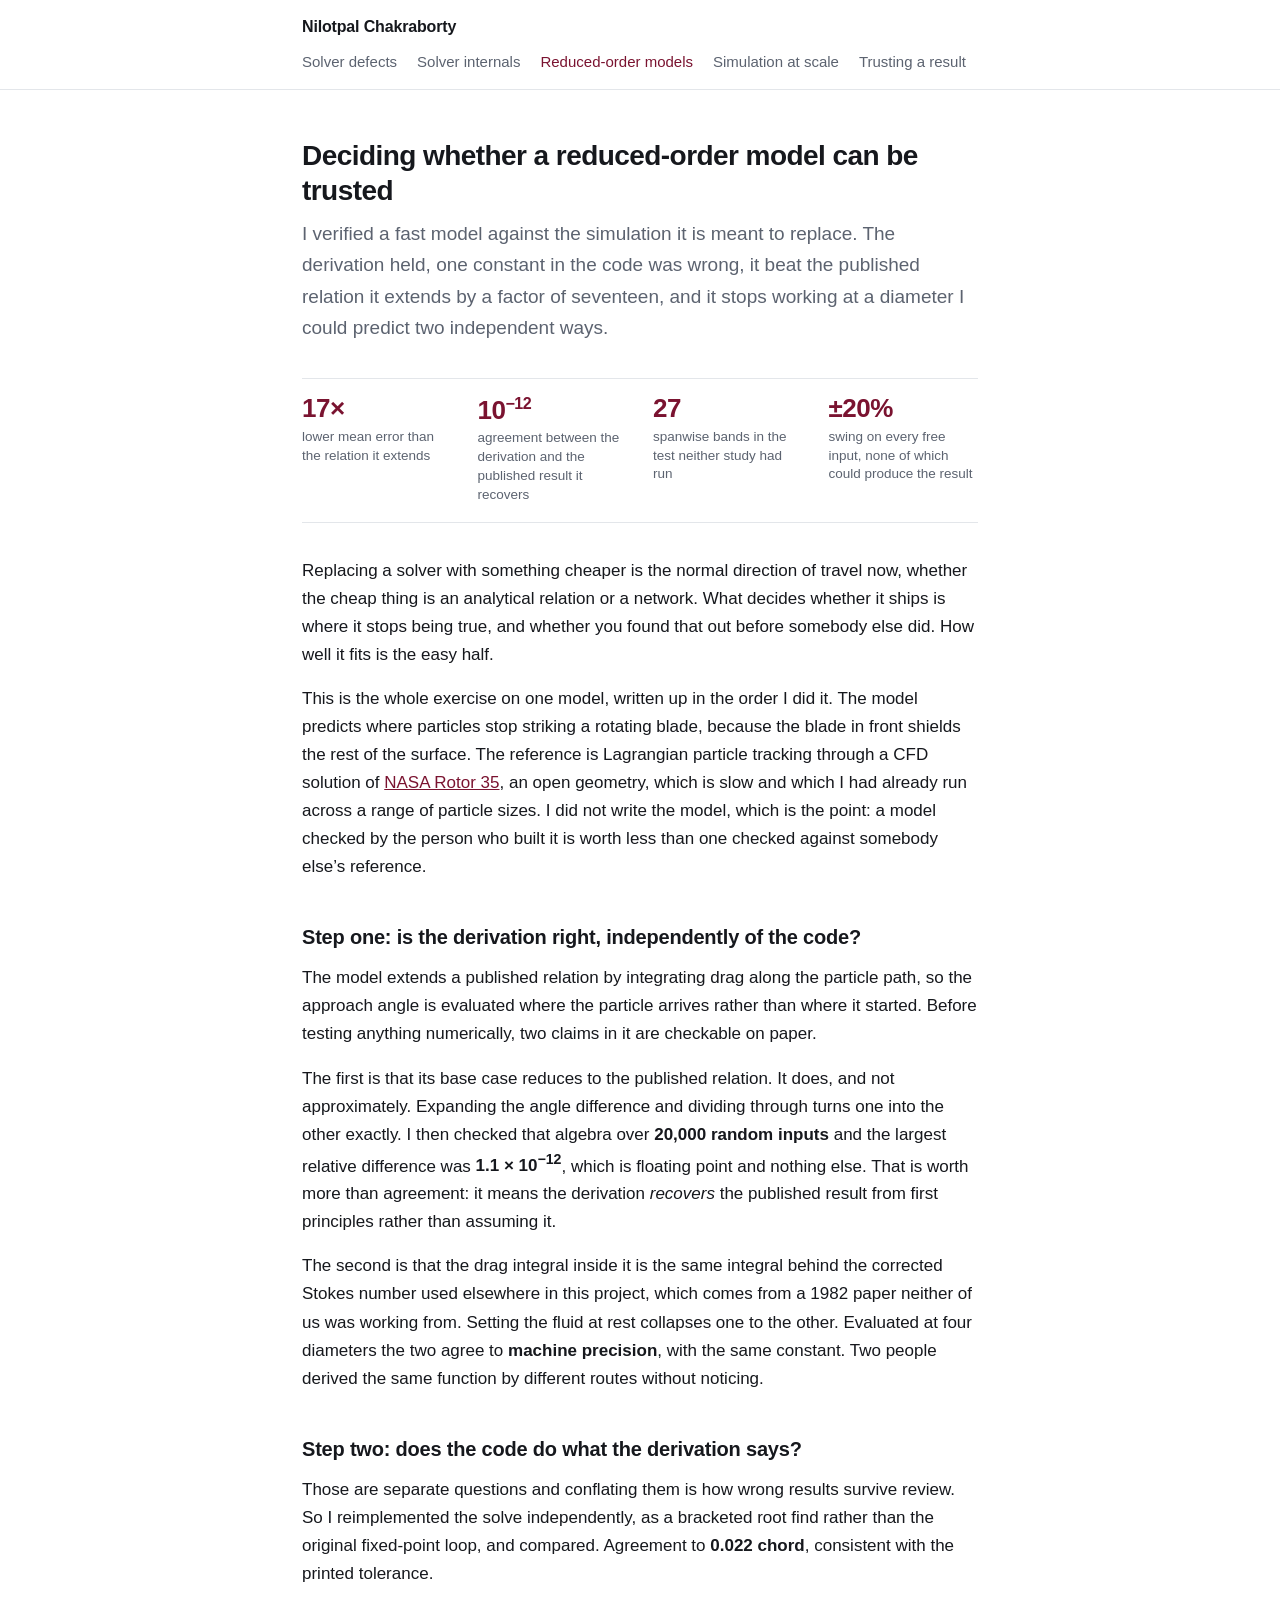
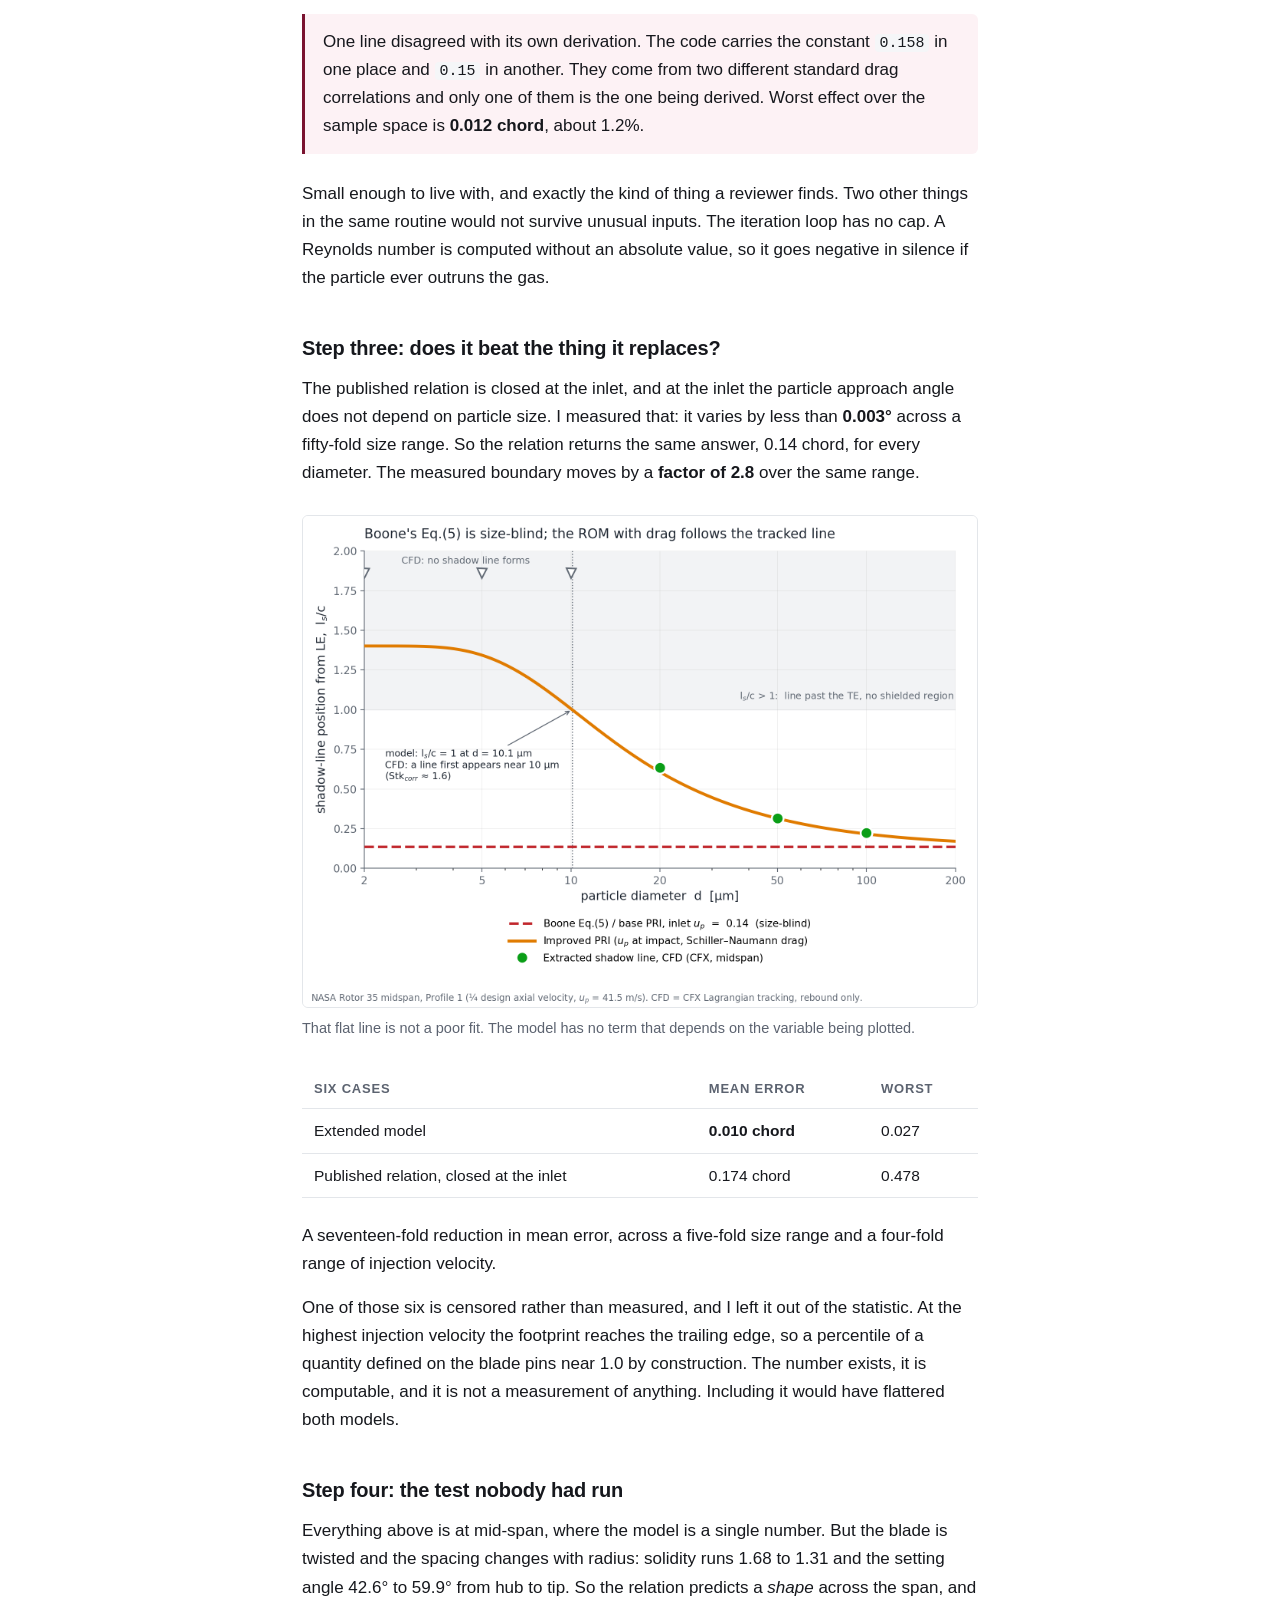
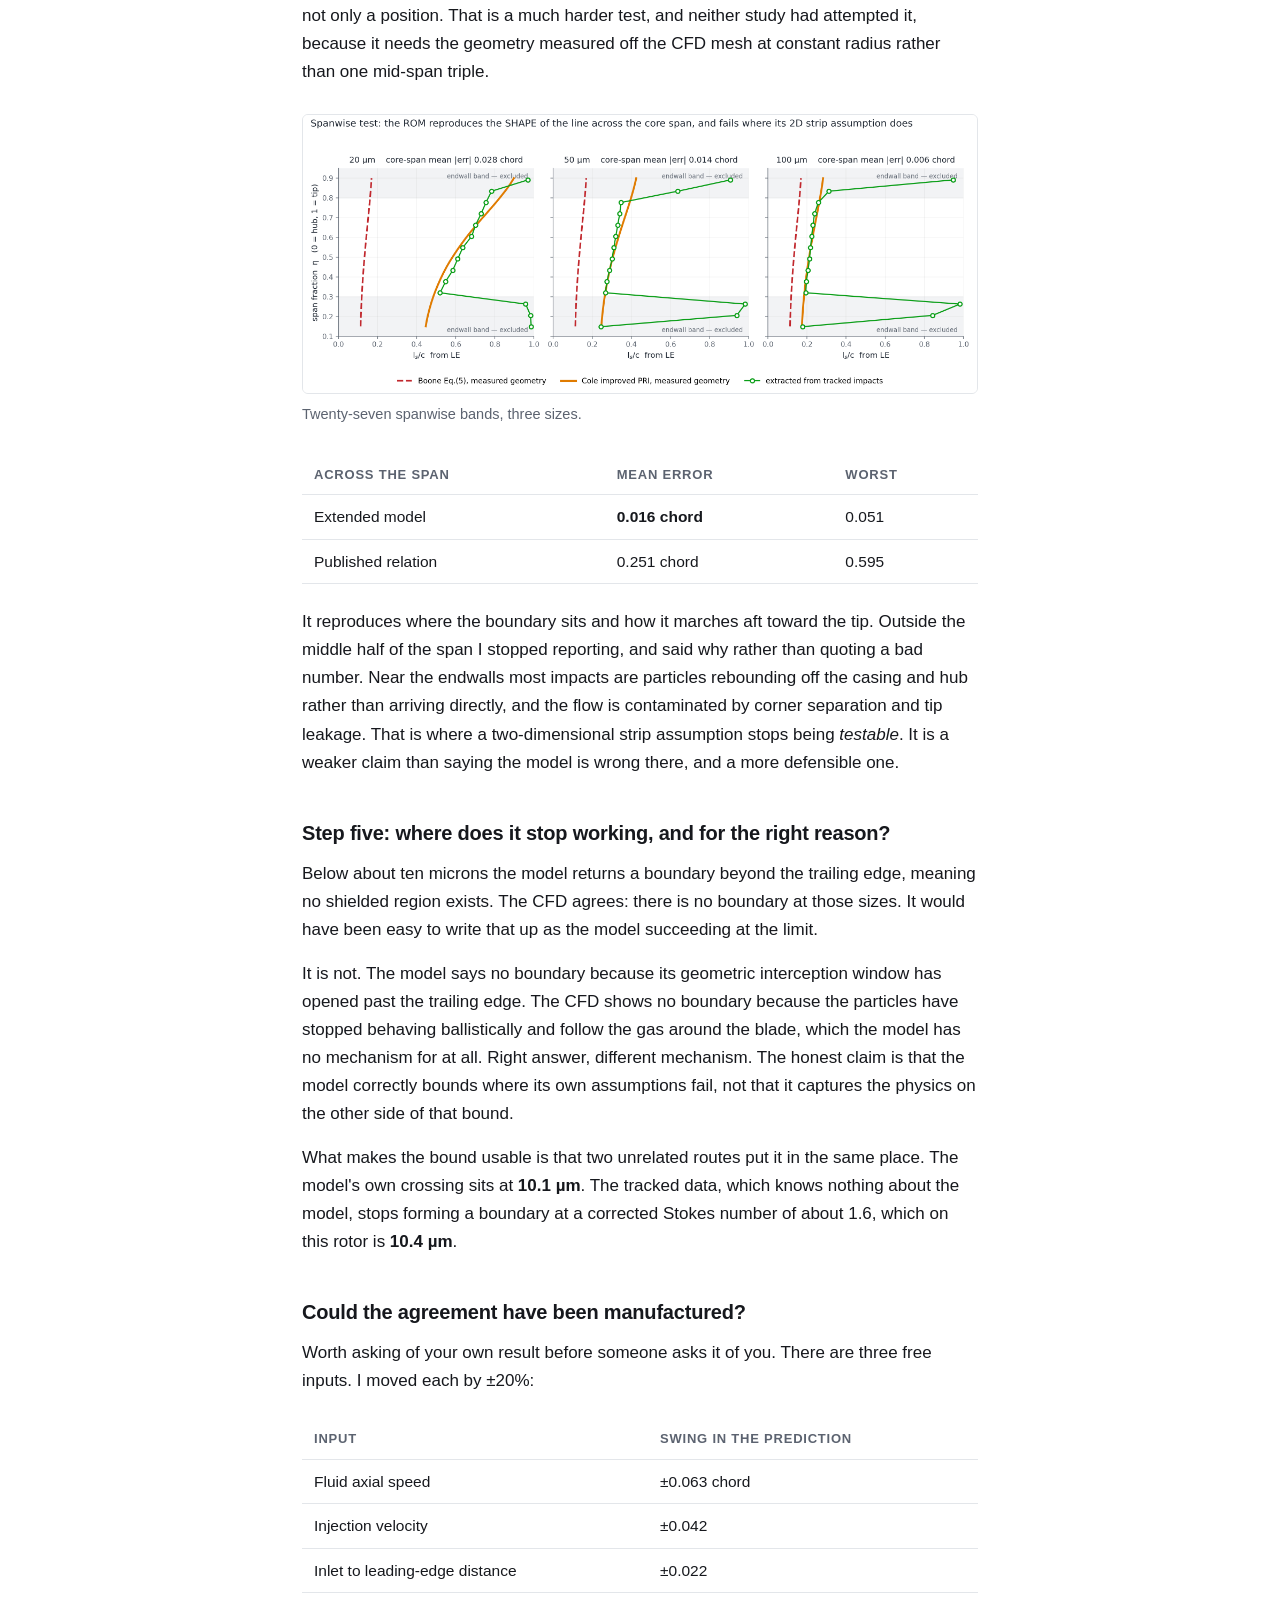
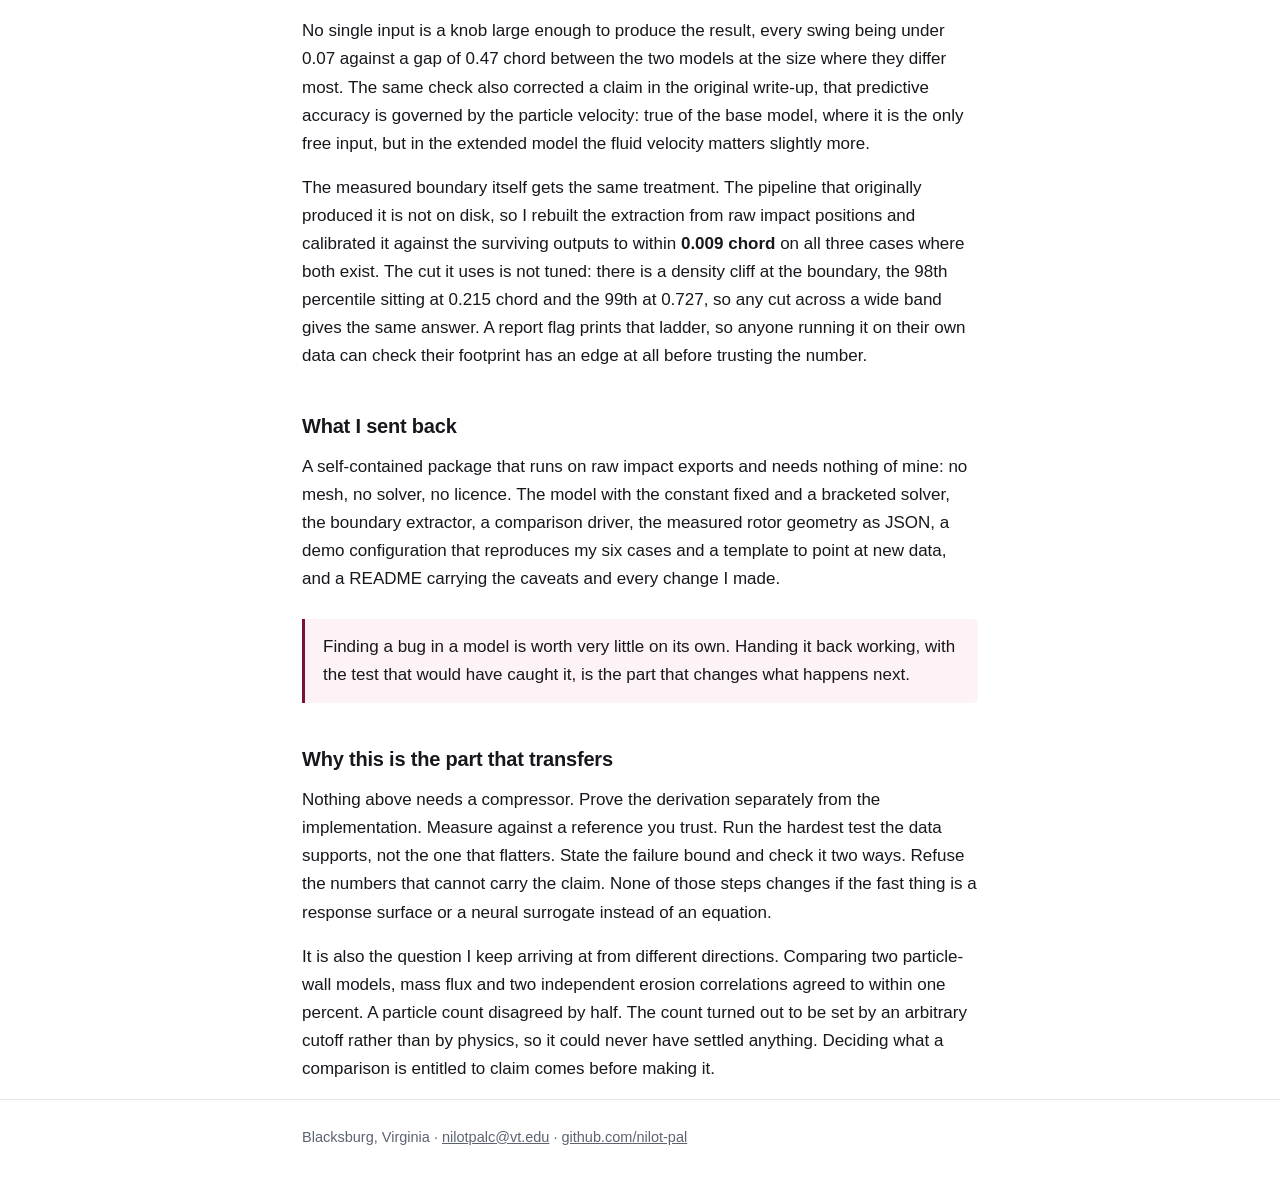
<file: reduced-order-models.html>
<!doctype html>
<html lang="en">
<head>
<meta charset="utf-8">
<meta name="viewport" content="width=device-width, initial-scale=1">
<title>Deciding whether a reduced-order model can be trusted, Nilotpal Chakraborty</title>
<meta name="description" content="Independent verification and validation of a reduced-order model against tracked high-fidelity data: proving the derivation, finding a constant wrong in the code, measuring a 17x error reduction, and establishing where it stops working.">
<meta property="og:title" content="Deciding whether a reduced-order model can be trusted">
<meta property="og:description" content="Proving the derivation, finding a wrong constant in the code, measuring a 17x error reduction against the relation it replaces, and establishing where it stops working and why.">
<meta property="og:type" content="article">
<meta property="og:url" content="https://nilotpalchakraborty.com/reduced-order-models.html">
<meta property="og:image" content="https://nilotpalchakraborty.com/assets/rom-size-sweep.png">
<meta property="og:image:width" content="1760">
<meta property="og:image:height" content="1280">
<meta property="og:image:alt" content="Predicted against measured impact-boundary location over particle diameter: the inlet-closed relation is a flat line, the extended model follows the measurement.">
<meta name="twitter:card" content="summary_large_image">
<link rel="stylesheet" href="style.css">
</head>
<body>

<header class="site">
  <div class="wrap">
    <a class="home" href="/">Nilotpal Chakraborty</a>
    <nav>
      <a href="/sphinxsys.html">Solver defects</a>
      <a href="/solver-internals.html">Solver internals</a>
      <a href="/reduced-order-models.html" aria-current="page">Reduced-order models</a>
      <a href="/hpc.html">Simulation at scale</a>
      <a href="/evaluation.html">Trusting a result</a>
    </nav>
  </div>
</header>

<main class="wrap"><article>

  <h1>Deciding whether a reduced-order model can be trusted</h1>
  <p class="standfirst">
    I verified a fast model against the simulation it is meant to replace. The derivation held, one
    constant in the code was wrong, it beat the published relation it extends by a factor of
    seventeen, and it stops working at a diameter I could predict two independent ways.
  </p>

  <div class="results">
    <div><b>17&times;</b><span>lower mean error than the relation it extends</span></div>
    <div><b>10<sup>&minus;12</sup></b><span>agreement between the derivation and the published result it recovers</span></div>
    <div><b>27</b><span>spanwise bands in the test neither study had run</span></div>
    <div><b>&plusmn;20%</b><span>swing on every free input, none of which could produce the result</span></div>
  </div>

  <p>
    Replacing a solver with something cheaper is the normal direction of travel now, whether the
    cheap thing is an analytical relation or a network. What decides whether it ships is where it
    stops being true, and whether you found that out before somebody else did. How well it fits is
    the easy half.
  </p>

  <p>
    This is the whole exercise on one model, written up in the order I did it. The model predicts
    where particles stop striking a rotating blade, because the blade in front shields the rest of
    the surface. The reference is Lagrangian particle tracking through a CFD solution of
    <a href="https://www.grc.nasa.gov/">NASA Rotor 35</a>, an open geometry, which is slow and which
    I had already run across a range of particle sizes. I did not write the model, which is the
    point: a model checked by the person who built it is worth less than one checked against
    somebody else&rsquo;s reference.
  </p>

  <h2>Step one: is the derivation right, independently of the code?</h2>

  <p>
    The model extends a published relation by integrating drag along the particle path, so the
    approach angle is evaluated where the particle arrives rather than where it started. Before
    testing anything numerically, two claims in it are checkable on paper.
  </p>

  <p>
    The first is that its base case reduces to the published relation. It does, and not
    approximately. Expanding the angle difference and dividing through turns one into the other
    exactly. I then checked that algebra over <strong>20,000 random inputs</strong> and the largest
    relative difference was <strong>1.1 &times; 10<sup>&minus;12</sup></strong>, which is floating
    point and nothing else. That is worth more than agreement: it means the derivation
    <em>recovers</em> the published result from first principles rather than assuming it.
  </p>

  <p>
    The second is that the drag integral inside it is the same integral behind the corrected Stokes
    number used elsewhere in this project, which comes from a 1982 paper neither of us was working
    from. Setting the fluid at rest collapses one to the other. Evaluated at four diameters the two
    agree to <strong>machine precision</strong>, with the same constant. Two people derived the same
    function by different routes without noticing.
  </p>

  <h2>Step two: does the code do what the derivation says?</h2>

  <p>
    Those are separate questions and conflating them is how wrong results survive review. So I
    reimplemented the solve independently, as a bracketed root find rather than the original
    fixed-point loop, and compared. Agreement to <strong>0.022 chord</strong>, consistent with the
    printed tolerance.
  </p>

  <div class="callout">
    <p>
      One line disagreed with its own derivation. The code carries the constant
      <code>0.158</code> in one place and <code>0.15</code> in another. They come from two different
      standard drag correlations and only one of them is the one being derived. Worst effect over
      the sample space is <strong>0.012 chord</strong>, about 1.2%.
    </p>
  </div>

  <p>
    Small enough to live with, and exactly the kind of thing a reviewer finds. Two other things in
    the same routine would not survive unusual inputs. The iteration loop has no cap. A Reynolds
    number is computed without an absolute value, so it goes negative in silence if the particle
    ever outruns the gas.
  </p>

  <h2>Step three: does it beat the thing it replaces?</h2>

  <p>
    The published relation is closed at the inlet, and at the inlet the particle approach angle does
    not depend on particle size. I measured that: it varies by less than
    <strong>0.003&deg;</strong> across a fifty-fold size range. So the relation returns the same
    answer, 0.14 chord, for every diameter. The measured boundary moves by a
    <strong>factor of 2.8</strong> over the same range.
  </p>

  <figure>
    <img src="assets/rom-size-sweep.png" width="1760" height="1280"
         alt="Boundary location against particle diameter. The inlet-closed relation is flat at 0.14 chord. The extended model and the measured values both fall steeply and lie on top of each other.">
    <figcaption>
      That flat line is not a poor fit. The model has no term that depends on the variable being
      plotted.
    </figcaption>
  </figure>

  <table>
    <tr><th>Six cases</th><th>mean error</th><th>worst</th></tr>
    <tr><td>Extended model</td><td><strong>0.010 chord</strong></td><td>0.027</td></tr>
    <tr><td>Published relation, closed at the inlet</td><td>0.174 chord</td><td>0.478</td></tr>
  </table>

  <p>
    A seventeen-fold reduction in mean error, across a five-fold size range and a four-fold range of
    injection velocity.
  </p>

  <p>
    One of those six is censored rather than measured, and I left it out of the statistic. At the
    highest injection velocity the footprint reaches the trailing edge, so a percentile of a
    quantity defined on the blade pins near 1.0 by construction. The number exists, it is
    computable, and it is not a measurement of anything. Including it would have flattered both
    models.
  </p>

  <h2>Step four: the test nobody had run</h2>

  <p>
    Everything above is at mid-span, where the model is a single number. But the blade is twisted
    and the spacing changes with radius: solidity runs 1.68 to 1.31 and the setting angle 42.6&deg;
    to 59.9&deg; from hub to tip. So the relation predicts a <em>shape</em> across the span, and
    not only a position. That is a much harder test, and neither study had attempted it,
    because it needs the geometry measured off the CFD mesh at constant radius rather than one
    mid-span triple.
  </p>

  <figure>
    <img src="assets/rom-span-sweep.png" width="2520" height="1040"
         alt="Boundary location against spanwise position for three particle sizes: the measured curve marches aft toward the tip, the extended model follows it, the published relation is nearly flat.">
    <figcaption>
      Twenty-seven spanwise bands, three sizes.
    </figcaption>
  </figure>

  <table>
    <tr><th>Across the span</th><th>mean error</th><th>worst</th></tr>
    <tr><td>Extended model</td><td><strong>0.016 chord</strong></td><td>0.051</td></tr>
    <tr><td>Published relation</td><td>0.251 chord</td><td>0.595</td></tr>
  </table>

  <p>
    It reproduces where the boundary sits and how it marches aft toward the tip. Outside the middle
    half of the span I stopped reporting, and said why rather than quoting a bad number. Near the
    endwalls most impacts are particles rebounding off the casing and hub rather than arriving
    directly, and the flow is contaminated by corner separation and tip leakage. That is where a
    two-dimensional strip assumption stops being <em>testable</em>. It is a weaker claim than saying
    the model is wrong there, and a more defensible one.
  </p>

  <h2>Step five: where does it stop working, and for the right reason?</h2>

  <p>
    Below about ten microns the model returns a boundary beyond the trailing edge, meaning no
    shielded region exists. The CFD agrees: there is no boundary at those sizes. It would have been
    easy to write that up as the model succeeding at the limit.
  </p>

  <p>
    It is not. The model says no boundary because its geometric interception window has opened past
    the trailing edge. The CFD shows no boundary because the particles have stopped behaving
    ballistically and follow the gas around the blade, which the model has no mechanism for at all.
    Right answer, different mechanism. The honest claim is that the model correctly bounds where its
    own assumptions fail, not that it captures the physics on the other side of that bound.
  </p>

  <p>
    What makes the bound usable is that two unrelated routes put it in the same place. The model's
    own crossing sits at <strong>10.1&nbsp;&micro;m</strong>. The tracked data, which knows nothing
    about the model, stops forming a boundary at a corrected Stokes number of about 1.6, which on
    this rotor is <strong>10.4&nbsp;&micro;m</strong>.
  </p>

  <h2>Could the agreement have been manufactured?</h2>

  <p>
    Worth asking of your own result before someone asks it of you. There are three free inputs. I
    moved each by &plusmn;20%:
  </p>

  <table>
    <tr><th>Input</th><th>swing in the prediction</th></tr>
    <tr><td>Fluid axial speed</td><td>&plusmn;0.063 chord</td></tr>
    <tr><td>Injection velocity</td><td>&plusmn;0.042</td></tr>
    <tr><td>Inlet to leading-edge distance</td><td>&plusmn;0.022</td></tr>
  </table>

  <p>
    No single input is a knob large enough to produce the result, every swing being under 0.07
    against a gap of 0.47 chord between the two models at the size where they differ most. The same
    check also corrected a claim in the original write-up, that predictive accuracy is governed by
    the particle velocity: true of the base model, where it is the only free input, but in the
    extended model the fluid velocity matters slightly more.
  </p>

  <p>
    The measured boundary itself gets the same treatment. The pipeline that originally produced it
    is not on disk, so I rebuilt the extraction from raw impact positions and calibrated it against
    the surviving outputs to within <strong>0.009 chord</strong> on all three cases where both
    exist. The cut it uses is not tuned: there is a density cliff at the boundary, the 98th
    percentile sitting at 0.215 chord and the 99th at 0.727, so any cut across a wide band gives the
    same answer. A report flag prints that ladder, so anyone running it on their own data can check
    their footprint has an edge at all before trusting the number.
  </p>

  <h2>What I sent back</h2>

  <p>
    A self-contained package that runs on raw impact exports and needs nothing of mine: no mesh, no
    solver, no licence. The model with the constant fixed and a bracketed solver, the boundary
    extractor, a comparison driver, the measured rotor geometry as JSON, a demo configuration that
    reproduces my six cases and a template to point at new data, and a README carrying the caveats
    and every change I made.
  </p>

  <div class="callout">
    <p>
      Finding a bug in a model is worth very little on its own. Handing it back working, with the
      test that would have caught it, is the part that changes what happens next.
    </p>
  </div>

  <h2>Why this is the part that transfers</h2>

  <p>
    Nothing above needs a compressor. Prove the derivation separately from the implementation.
    Measure against a reference you trust. Run the hardest test the data supports, not the one that
    flatters. State the failure bound and check it two ways. Refuse the numbers that cannot carry
    the claim. None of those steps changes if the fast thing is a response surface or a neural
    surrogate instead of an equation.
  </p>

  <p>
    It is also the question I keep arriving at from different directions. Comparing two
    particle-wall models, mass flux and two independent erosion correlations agreed to within one
    percent. A particle count disagreed by half. The count turned out to be set by an arbitrary
    cutoff rather than by physics, so it could never have settled anything. Deciding what a
    comparison is entitled to claim comes before making it.
  </p>

</article></main>

<footer class="site">
  <div class="wrap">
    Blacksburg, Virginia &middot;
    <a href="mailto:nilotpalc@vt.edu">nilotpalc@vt.edu</a> &middot;
    <a href="https://github.com/nilot-pal">github.com/nilot-pal</a>
  </div>
</footer>

</body>
</html>
</file>
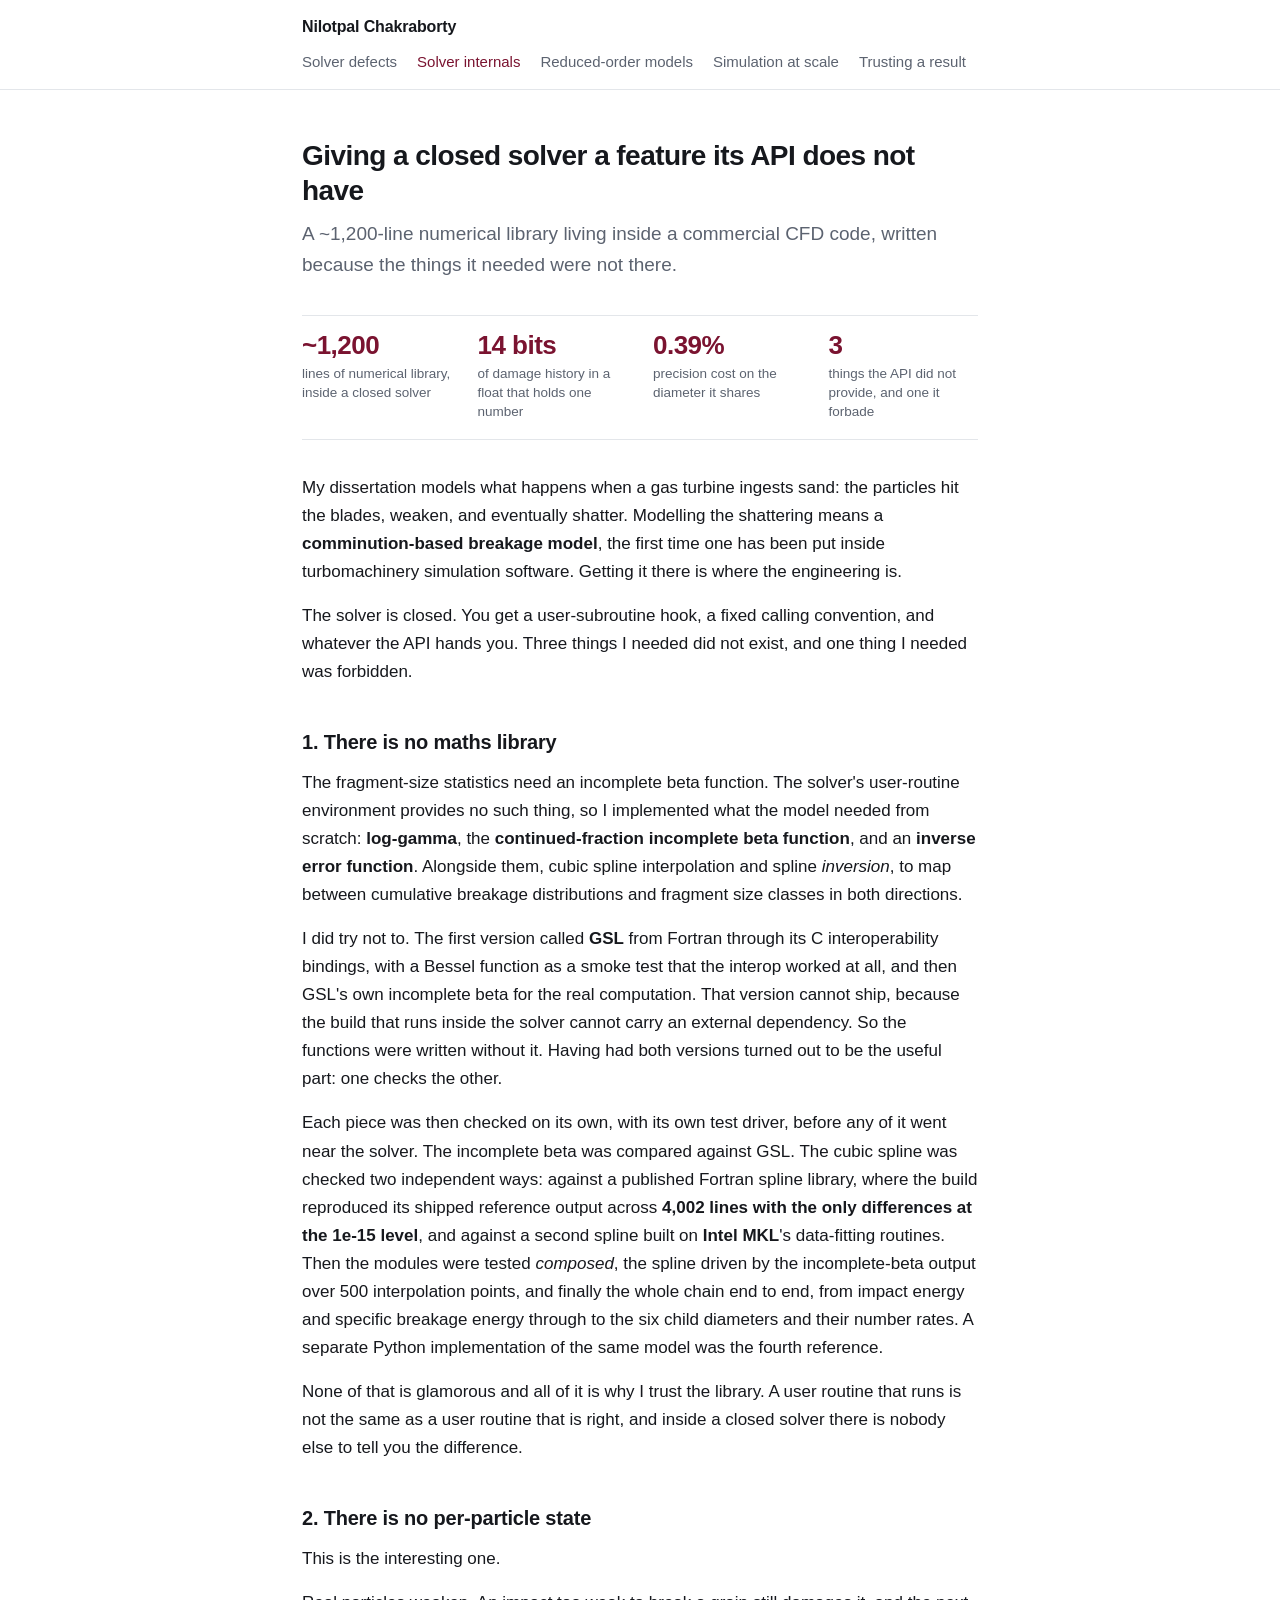
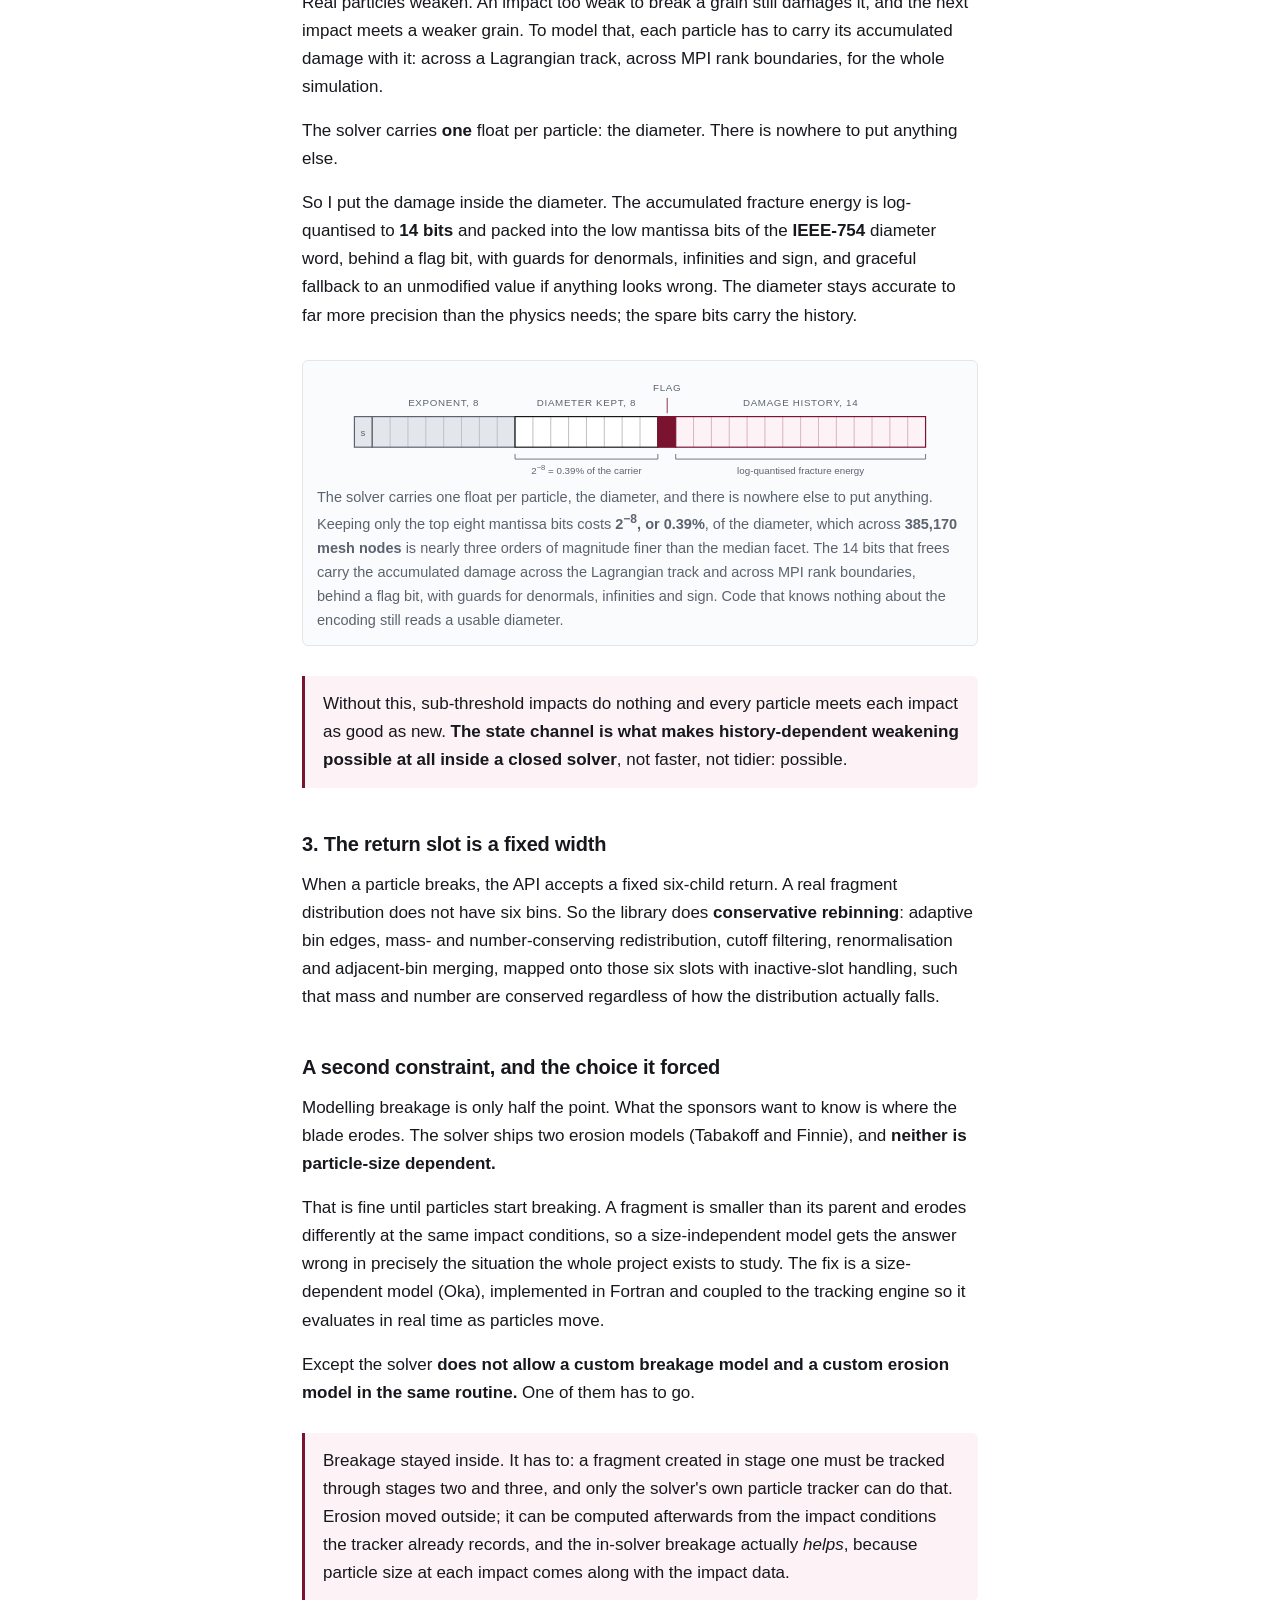
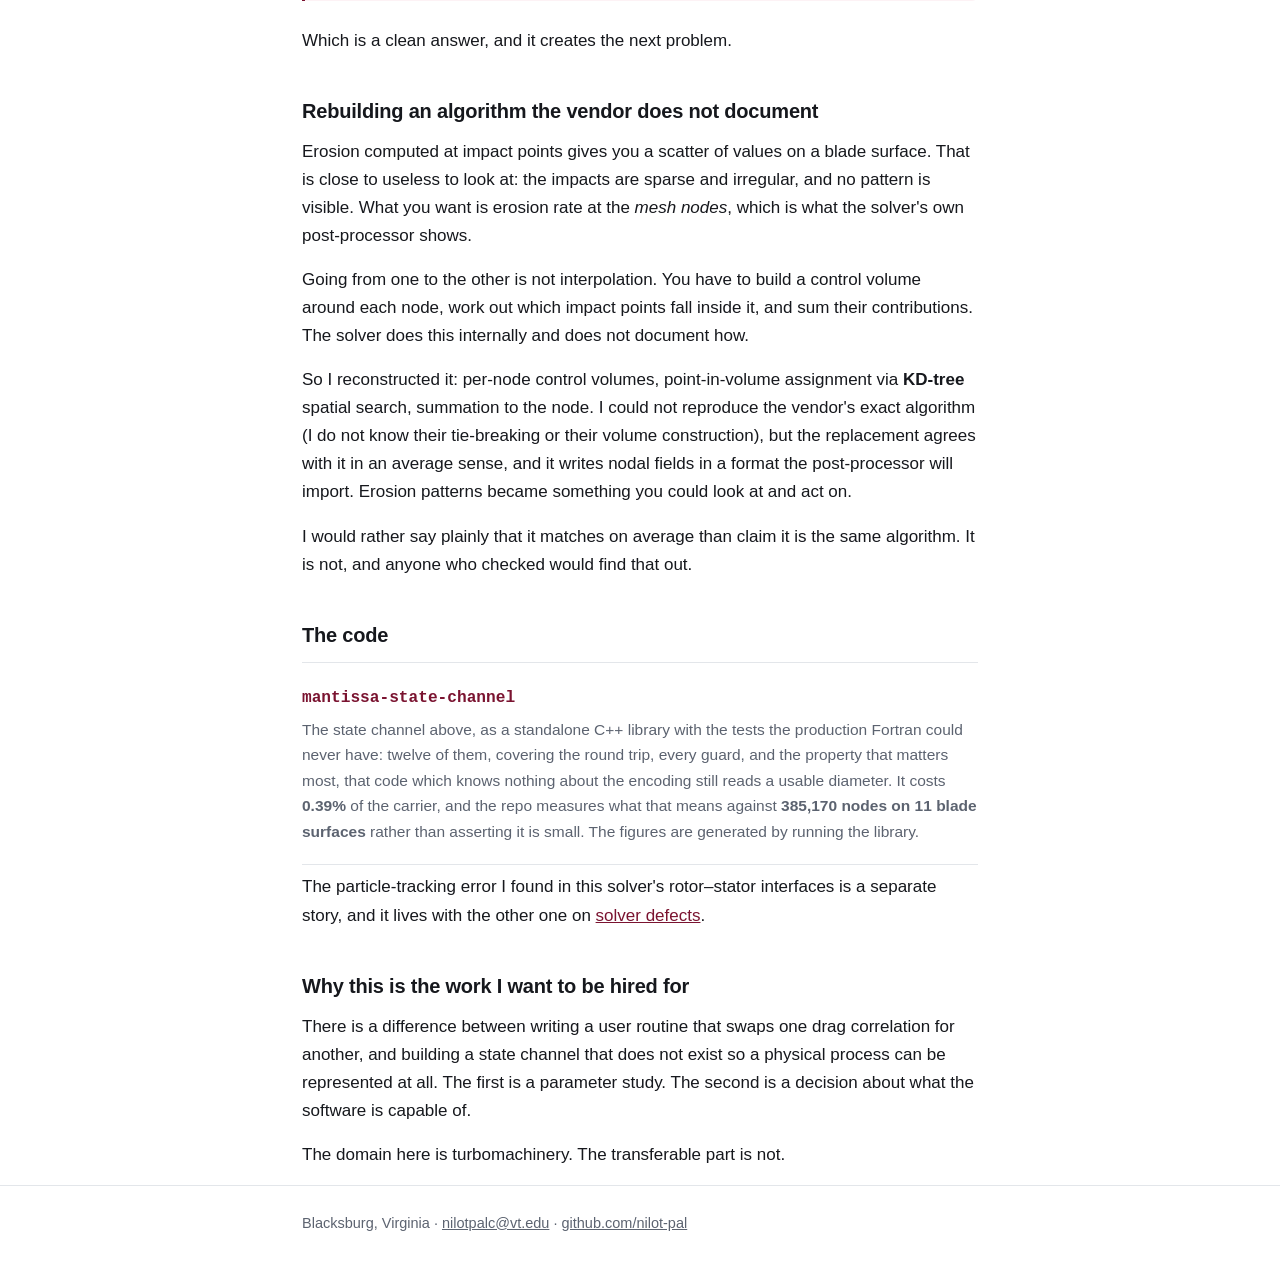
<file: solver-internals.html>
<!doctype html>
<html lang="en">
<head>
<meta charset="utf-8">
<meta name="viewport" content="width=device-width, initial-scale=1">
<title>Giving a closed solver a feature its API does not have, Nilotpal Chakraborty</title>
<meta name="description" content="A ~1,200-line stochastic breakage library inside a commercial CFD solver: special functions from scratch, conservative rebinning, and a per-particle state channel hidden in the bits of a float.">
<meta property="og:title" content="Giving a closed solver a feature its API does not have, Nilotpal Chakraborty">
<meta property="og:description" content="A ~1,200-line stochastic breakage library inside a commercial CFD solver: special functions from scratch, conservative rebinning, and a per-particle state channel hidden in the bits of a float.">
<meta property="og:url" content="https://nilotpalchakraborty.com/solver-internals.html">
<meta property="og:image" content="https://nilotpalchakraborty.com/assets/interface-particle-shift.png">
<meta property="og:image:width" content="1189">
<meta property="og:image:height" content="590">
<meta property="og:image:alt" content="Two scatter plots of particle positions either side of a stage interface: uniformly scattered on the left, collapsed onto discrete lines on the right.">
<meta name="twitter:card" content="summary_large_image">
<link rel="stylesheet" href="style.css">
</head>
<body>

<header class="site">
  <div class="wrap">
    <a class="home" href="/">Nilotpal Chakraborty</a>
    <nav>
      <a href="/sphinxsys.html">Solver defects</a>
      <a href="/solver-internals.html" aria-current="page">Solver internals</a>
      <a href="/reduced-order-models.html">Reduced-order models</a>
      <a href="/hpc.html">Simulation at scale</a>
      <a href="/evaluation.html">Trusting a result</a>
    </nav>
  </div>
</header>

<main class="wrap"><article>

  <h1>Giving a closed solver a feature its API does not have</h1>
  <p class="standfirst">
    A ~1,200-line numerical library living inside a commercial CFD code, written because the
    things it needed were not there.
  </p>

  <div class="results">
    <div><b>~1,200</b><span>lines of numerical library, inside a closed solver</span></div>
    <div><b>14 bits</b><span>of damage history in a float that holds one number</span></div>
    <div><b>0.39%</b><span>precision cost on the diameter it shares</span></div>
    <div><b>3</b><span>things the API did not provide, and one it forbade</span></div>
  </div>

  <p>
    My dissertation models what happens when a gas turbine ingests sand: the particles hit the
    blades, weaken, and eventually shatter. Modelling the shattering means a
    <strong>comminution-based breakage model</strong>, the first time one has been put inside
    turbomachinery simulation software. Getting it there is where the engineering is.
  </p>

  <p>
    The solver is closed. You get a user-subroutine hook, a fixed calling convention, and whatever
    the API hands you. Three things I needed did not exist, and one thing I needed was forbidden.
  </p>

  <h2>1. There is no maths library</h2>

  <p>
    The fragment-size statistics need an incomplete beta function. The solver's user-routine
    environment provides no such thing, so I implemented what the model needed from scratch:
    <strong>log-gamma</strong>, the <strong>continued-fraction incomplete beta function</strong>,
    and an <strong>inverse error function</strong>. Alongside them, cubic spline interpolation and
    spline <em>inversion</em>, to map between cumulative breakage distributions and fragment size
    classes in both directions.
  </p>

  <p>
    I did try not to. The first version called <strong>GSL</strong> from Fortran through its C
    interoperability bindings, with a Bessel function as a smoke test that the interop worked at
    all, and then GSL's own incomplete beta for the real computation. That version cannot ship,
    because the build that runs inside the solver cannot carry an external dependency. So the
    functions were written without it. Having had both versions turned out to be the useful part:
    one checks the other.
  </p>

  <p>
    Each piece was then checked on its own, with its own test driver, before any of it went near
    the solver. The incomplete beta was compared against GSL. The cubic spline was checked two
    independent ways: against a published Fortran spline library, where the build reproduced its
    shipped reference output across <strong>4,002 lines with the only differences at the 1e-15
    level</strong>, and against a second spline built on <strong>Intel MKL</strong>'s data-fitting
    routines. Then the modules were tested <em>composed</em>, the spline driven by the
    incomplete-beta output over 500 interpolation points, and finally the whole chain end to end,
    from impact energy and specific breakage energy through to the six child diameters and their
    number rates. A separate Python implementation of the same model was the fourth reference.
  </p>

  <p>
    None of that is glamorous and all of it is why I trust the library. A user routine that runs is
    not the same as a user routine that is right, and inside a closed solver there is nobody else
    to tell you the difference.
  </p>

  <h2>2. There is no per-particle state</h2>

  <p>
    This is the interesting one.
  </p>

  <p>
    Real particles weaken. An impact too weak to break a grain still damages it, and the next
    impact meets a weaker grain. To model that, each particle has to carry its accumulated damage
    with it: across a Lagrangian track, across MPI rank boundaries, for the whole simulation.
  </p>

  <p>
    The solver carries <strong>one</strong> float per particle: the diameter. There is nowhere to
    put anything else.
  </p>

  <p>
    So I put the damage inside the diameter. The accumulated fracture energy is log-quantised to
    <strong>14 bits</strong> and packed into the low mantissa bits of the
    <strong>IEEE-754</strong> diameter word, behind a flag bit, with guards for denormals,
    infinities and sign, and graceful fallback to an unmodified value if anything looks wrong. The
    diameter stays accurate to far more precision than the physics needs; the spare bits carry the
    history.
  </p>

<figure class="diagram">
<svg viewBox="0 0 760 134" role="img" aria-labelledby="msT msD">
<title id="msT">A state channel inside the diameter</title>
<desc id="msD">The 32 bits of an IEEE-754 single-precision float: one sign bit, eight exponent bits and twenty-three mantissa bits. The top eight mantissa bits keep the diameter, one bit is a flag, and the low fourteen carry the accumulated fracture energy.</desc>
  <rect x="44" y="56" width="21" height="36" fill="var(--line)" stroke="var(--muted)" stroke-width="1.4"/>
  <rect x="65" y="56" width="168" height="36" fill="var(--line)" stroke="var(--muted)" stroke-width="1.4"/>
  <line x1="86" y1="56" x2="86" y2="92" stroke="var(--muted)" stroke-width="0.8" opacity="0.4"/>
  <line x1="107" y1="56" x2="107" y2="92" stroke="var(--muted)" stroke-width="0.8" opacity="0.4"/>
  <line x1="128" y1="56" x2="128" y2="92" stroke="var(--muted)" stroke-width="0.8" opacity="0.4"/>
  <line x1="149" y1="56" x2="149" y2="92" stroke="var(--muted)" stroke-width="0.8" opacity="0.4"/>
  <line x1="170" y1="56" x2="170" y2="92" stroke="var(--muted)" stroke-width="0.8" opacity="0.4"/>
  <line x1="191" y1="56" x2="191" y2="92" stroke="var(--muted)" stroke-width="0.8" opacity="0.4"/>
  <line x1="212" y1="56" x2="212" y2="92" stroke="var(--muted)" stroke-width="0.8" opacity="0.4"/>
  <text class="hd" x="149" y="44" text-anchor="middle">exponent, 8</text>
  <rect x="233" y="56" width="168" height="36" fill="var(--bg)" stroke="var(--fg)" stroke-width="1.4"/>
  <line x1="254" y1="56" x2="254" y2="92" stroke="var(--fg)" stroke-width="0.8" opacity="0.4"/>
  <line x1="275" y1="56" x2="275" y2="92" stroke="var(--fg)" stroke-width="0.8" opacity="0.4"/>
  <line x1="296" y1="56" x2="296" y2="92" stroke="var(--fg)" stroke-width="0.8" opacity="0.4"/>
  <line x1="317" y1="56" x2="317" y2="92" stroke="var(--fg)" stroke-width="0.8" opacity="0.4"/>
  <line x1="338" y1="56" x2="338" y2="92" stroke="var(--fg)" stroke-width="0.8" opacity="0.4"/>
  <line x1="359" y1="56" x2="359" y2="92" stroke="var(--fg)" stroke-width="0.8" opacity="0.4"/>
  <line x1="380" y1="56" x2="380" y2="92" stroke="var(--fg)" stroke-width="0.8" opacity="0.4"/>
  <text class="hd" x="317" y="44" text-anchor="middle">diameter kept, 8</text>
  <rect x="401" y="56" width="21" height="36" fill="var(--accent)" stroke="var(--accent)" stroke-width="1.4"/>
  <rect x="422" y="56" width="294" height="36" fill="var(--accent-soft)" stroke="var(--accent)" stroke-width="1.4"/>
  <line x1="443" y1="56" x2="443" y2="92" stroke="var(--accent)" stroke-width="0.8" opacity="0.4"/>
  <line x1="464" y1="56" x2="464" y2="92" stroke="var(--accent)" stroke-width="0.8" opacity="0.4"/>
  <line x1="485" y1="56" x2="485" y2="92" stroke="var(--accent)" stroke-width="0.8" opacity="0.4"/>
  <line x1="506" y1="56" x2="506" y2="92" stroke="var(--accent)" stroke-width="0.8" opacity="0.4"/>
  <line x1="527" y1="56" x2="527" y2="92" stroke="var(--accent)" stroke-width="0.8" opacity="0.4"/>
  <line x1="548" y1="56" x2="548" y2="92" stroke="var(--accent)" stroke-width="0.8" opacity="0.4"/>
  <line x1="569" y1="56" x2="569" y2="92" stroke="var(--accent)" stroke-width="0.8" opacity="0.4"/>
  <line x1="590" y1="56" x2="590" y2="92" stroke="var(--accent)" stroke-width="0.8" opacity="0.4"/>
  <line x1="611" y1="56" x2="611" y2="92" stroke="var(--accent)" stroke-width="0.8" opacity="0.4"/>
  <line x1="632" y1="56" x2="632" y2="92" stroke="var(--accent)" stroke-width="0.8" opacity="0.4"/>
  <line x1="653" y1="56" x2="653" y2="92" stroke="var(--accent)" stroke-width="0.8" opacity="0.4"/>
  <line x1="674" y1="56" x2="674" y2="92" stroke="var(--accent)" stroke-width="0.8" opacity="0.4"/>
  <line x1="695" y1="56" x2="695" y2="92" stroke="var(--accent)" stroke-width="0.8" opacity="0.4"/>
  <text class="hd" x="569" y="44" text-anchor="middle">damage history, 14</text>
  <text class="sm" x="54" y="79" text-anchor="middle">s</text>
  <line x1="412" y1="52" x2="412" y2="34" stroke="var(--accent)" stroke-width="1"/>
  <text class="hd" x="412" y="26" text-anchor="middle" fill="var(--accent)">flag</text>
  <path d="M233,100 L233,106 L401,106 L401,100" fill="none" stroke="var(--muted)" stroke-width="1"/>
  <text class="sm" x="317" y="124" text-anchor="middle">2<tspan baseline-shift="super" font-size="9">&#8722;8</tspan> = 0.39% of the carrier</text>
  <path d="M422,100 L422,106 L716,106 L716,100" fill="none" stroke="var(--muted)" stroke-width="1"/>
  <text class="sm" x="569" y="124" text-anchor="middle">log-quantised fracture energy</text>
</svg>
<figcaption>
  The solver carries one float per particle, the diameter, and there is nowhere
  else to put anything. Keeping only the top eight mantissa bits costs
  <strong>2<sup>&minus;8</sup>, or 0.39%</strong>, of the diameter, which across
  <strong>385,170 mesh nodes</strong> is nearly three orders of magnitude finer
  than the median facet. The 14 bits that frees carry the accumulated damage
  across the Lagrangian track and across MPI rank boundaries, behind a flag bit,
  with guards for denormals, infinities and sign. Code that knows nothing about
  the encoding still reads a usable diameter.
</figcaption>
</figure>

  <div class="callout">
    <p>
      Without this, sub-threshold impacts do nothing and every particle meets each impact as good
      as new. <strong>The state channel is what makes history-dependent weakening possible at all
      inside a closed solver</strong>, not faster, not tidier: possible.
    </p>
  </div>

  <h2>3. The return slot is a fixed width</h2>

  <p>
    When a particle breaks, the API accepts a fixed six-child return. A real fragment distribution
    does not have six bins. So the library does <strong>conservative rebinning</strong>: adaptive
    bin edges, mass- and number-conserving redistribution, cutoff filtering, renormalisation and
    adjacent-bin merging, mapped onto those six slots with inactive-slot handling, such that mass
    and number are conserved regardless of how the distribution actually falls.
  </p>

  <h2>A second constraint, and the choice it forced</h2>

  <p>
    Modelling breakage is only half the point. What the sponsors want to know is where the blade
    erodes. The solver ships two erosion models (Tabakoff and Finnie), and
    <strong>neither is particle-size dependent.</strong>
  </p>

  <p>
    That is fine until particles start breaking. A fragment is smaller than its parent and erodes
    differently at the same impact conditions, so a size-independent model gets the answer wrong in
    precisely the situation the whole project exists to study. The fix is a size-dependent model
    (Oka), implemented in Fortran and coupled to the tracking engine so it evaluates in real time
    as particles move.
  </p>

  <p>
    Except the solver <strong>does not allow a custom breakage model and a custom erosion model in
    the same routine.</strong> One of them has to go.
  </p>

  <div class="callout">
    <p>
      Breakage stayed inside. It has to: a fragment created in stage one must be tracked through
      stages two and three, and only the solver's own particle tracker can do that. Erosion moved
      outside; it can be computed afterwards from the impact conditions the tracker already
      records, and the in-solver breakage actually <em>helps</em>, because particle size at each
      impact comes along with the impact data.
    </p>
  </div>

  <p>
    Which is a clean answer, and it creates the next problem.
  </p>

  <h2>Rebuilding an algorithm the vendor does not document</h2>

  <p>
    Erosion computed at impact points gives you a scatter of values on a blade surface. That is
    close to useless to look at: the impacts are sparse and irregular, and no pattern is visible.
    What you want is erosion rate at the <em>mesh nodes</em>, which is what the solver's own
    post-processor shows.
  </p>

  <p>
    Going from one to the other is not interpolation. You have to build a control volume around
    each node, work out which impact points fall inside it, and sum their contributions. The solver
    does this internally and does not document how.
  </p>

  <p>
    So I reconstructed it: per-node control volumes, point-in-volume assignment via
    <strong>KD-tree</strong> spatial search, summation to the node. I could not reproduce the
    vendor's exact algorithm (I do not know their tie-breaking or their volume construction), but
    the replacement agrees with it in an average sense, and it writes nodal fields in a format the
    post-processor will import. Erosion patterns became something you could look at and act on.
  </p>

  <p>
    I would rather say plainly that it matches on average than claim it is the same algorithm. It
    is not, and anyone who checked would find that out.
  </p>


  <h2>The code</h2>

  <ul class="repos">
    <li>
      <a href="https://github.com/nilot-pal/mantissa-state-channel">mantissa-state-channel</a>
      <p>
        The state channel above, as a standalone C++ library with the tests the production Fortran
        could never have: twelve of them, covering the round trip, every guard, and the property
        that matters most, that code which knows nothing about the encoding still reads a usable
        diameter. It costs <strong>0.39%</strong> of the carrier, and the repo measures what that
        means against <strong>385,170 nodes on 11 blade surfaces</strong> rather than asserting it
        is small. The figures are generated by running the library.
      </p>
    </li>
  </ul>

  <p>
    The particle-tracking error I found in this solver's rotor–stator interfaces is a separate
    story, and it lives with the other one on
    <a href="/sphinxsys.html">solver defects</a>.
  </p>

  <h2>Why this is the work I want to be hired for</h2>

  <p>
    There is a difference between writing a user routine that swaps one drag correlation for
    another, and building a state channel that does not exist so a physical process can be
    represented at all. The first is a parameter study. The second is a decision about what the
    software is capable of.
  </p>

  <p>
    The domain here is turbomachinery. The transferable part is not.
  </p>

</article></main>

<footer class="site">
  <div class="wrap">
    Blacksburg, Virginia ·
    <a href="mailto:nilotpalc@vt.edu">nilotpalc@vt.edu</a> ·
    <a href="https://github.com/nilot-pal">github.com/nilot-pal</a>
  </div>
</footer>

</body>
</html>
</file>
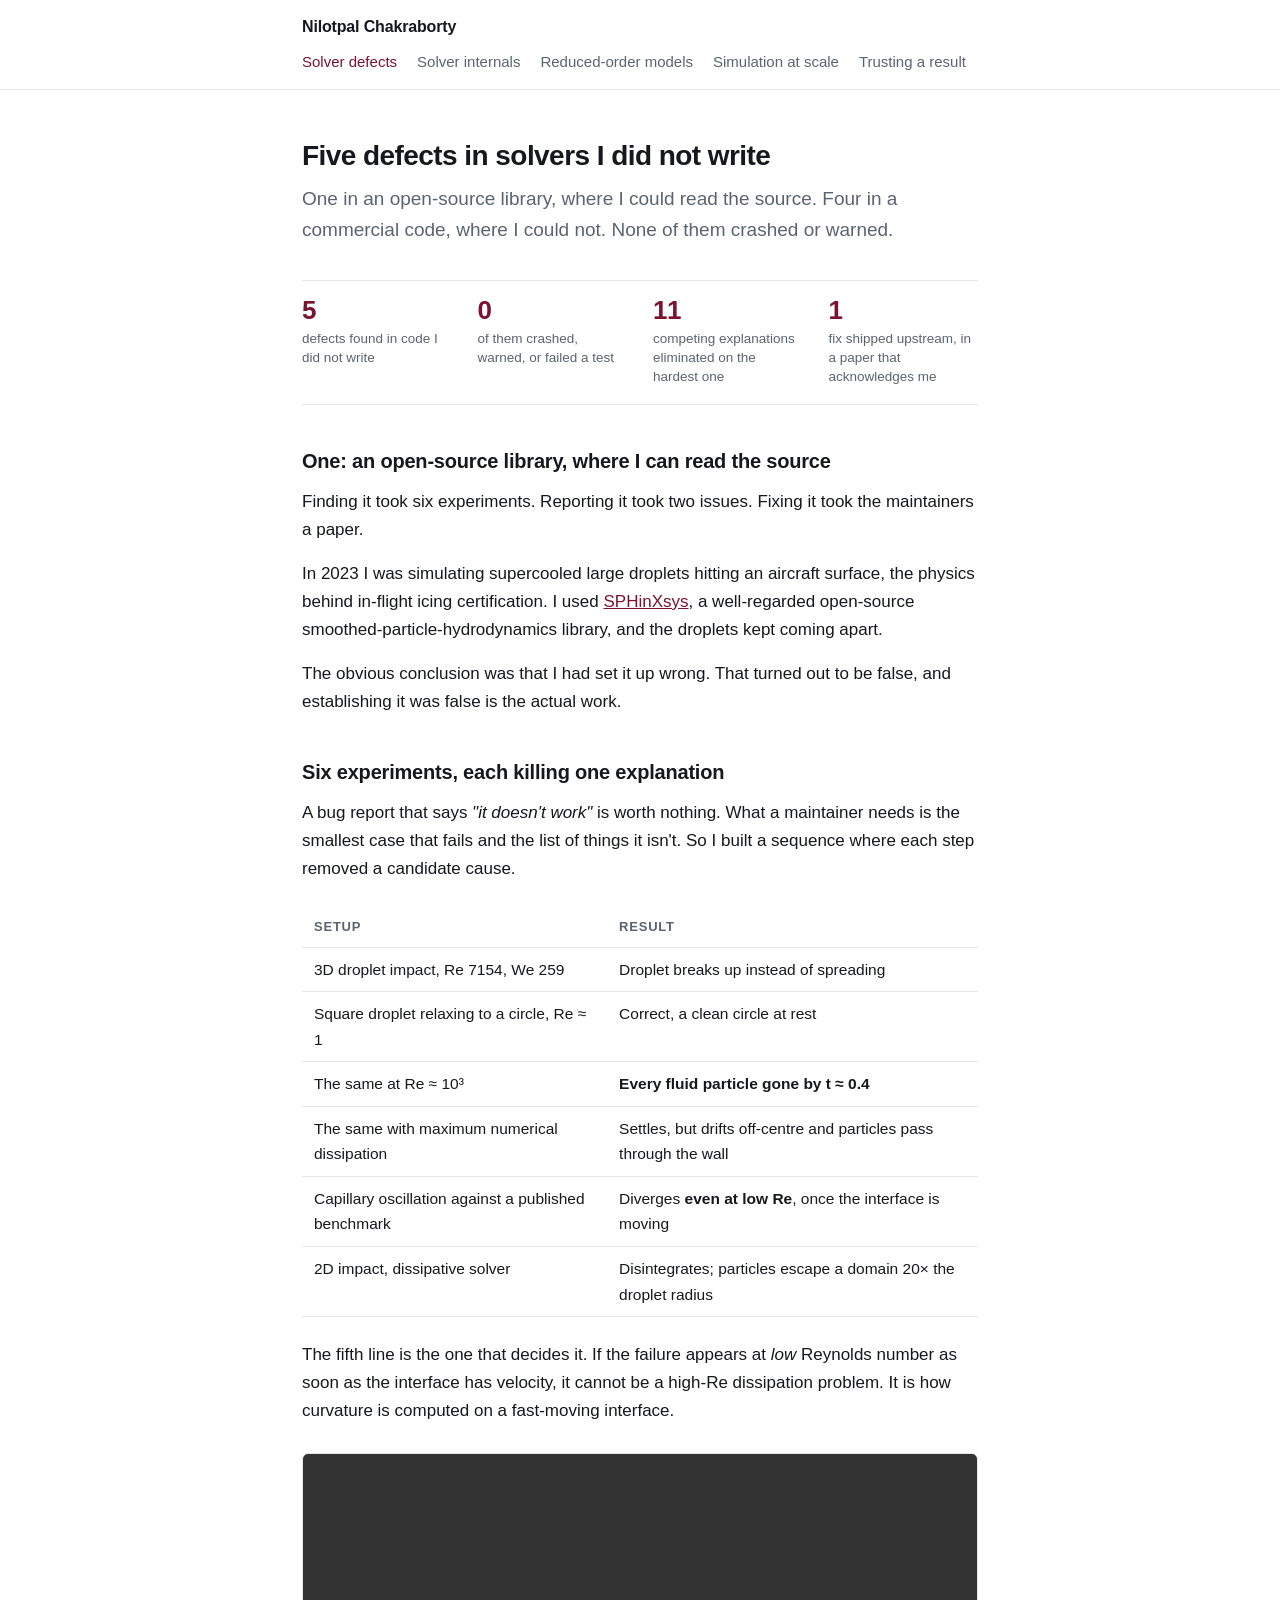
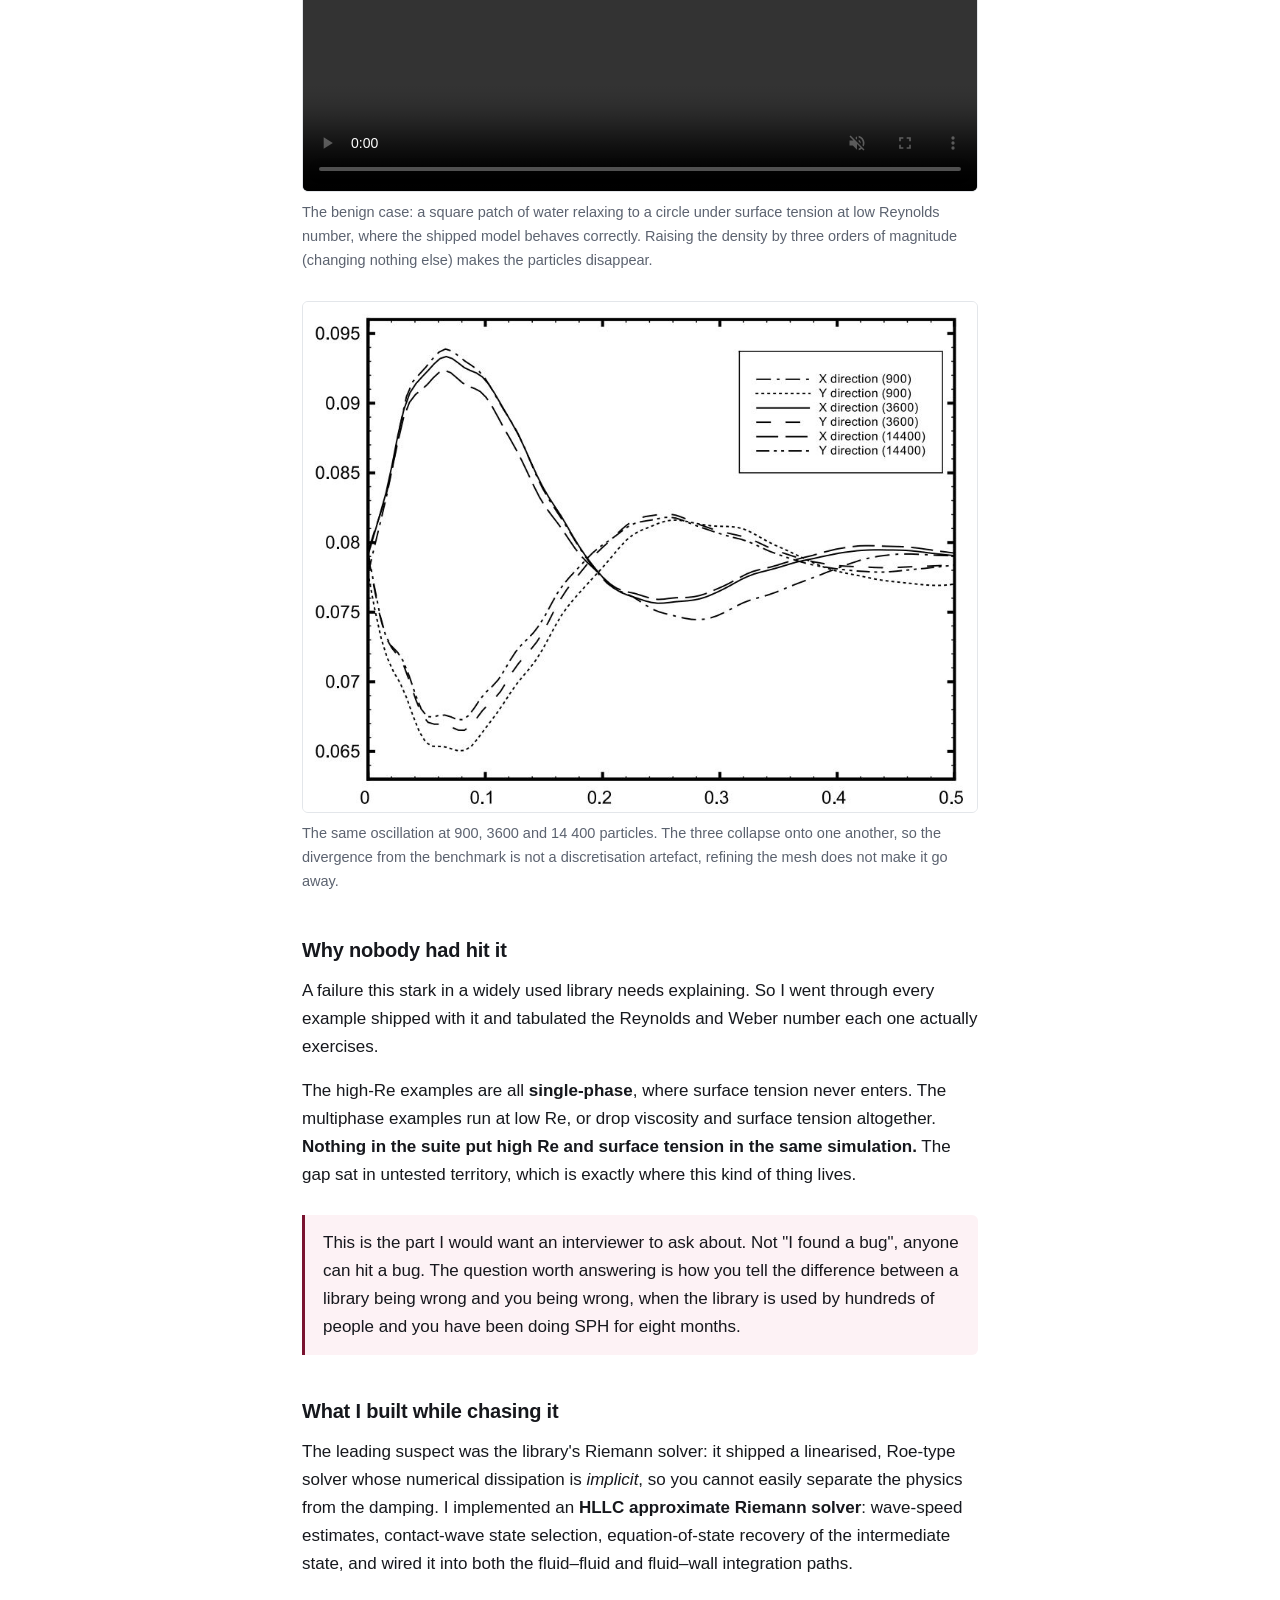
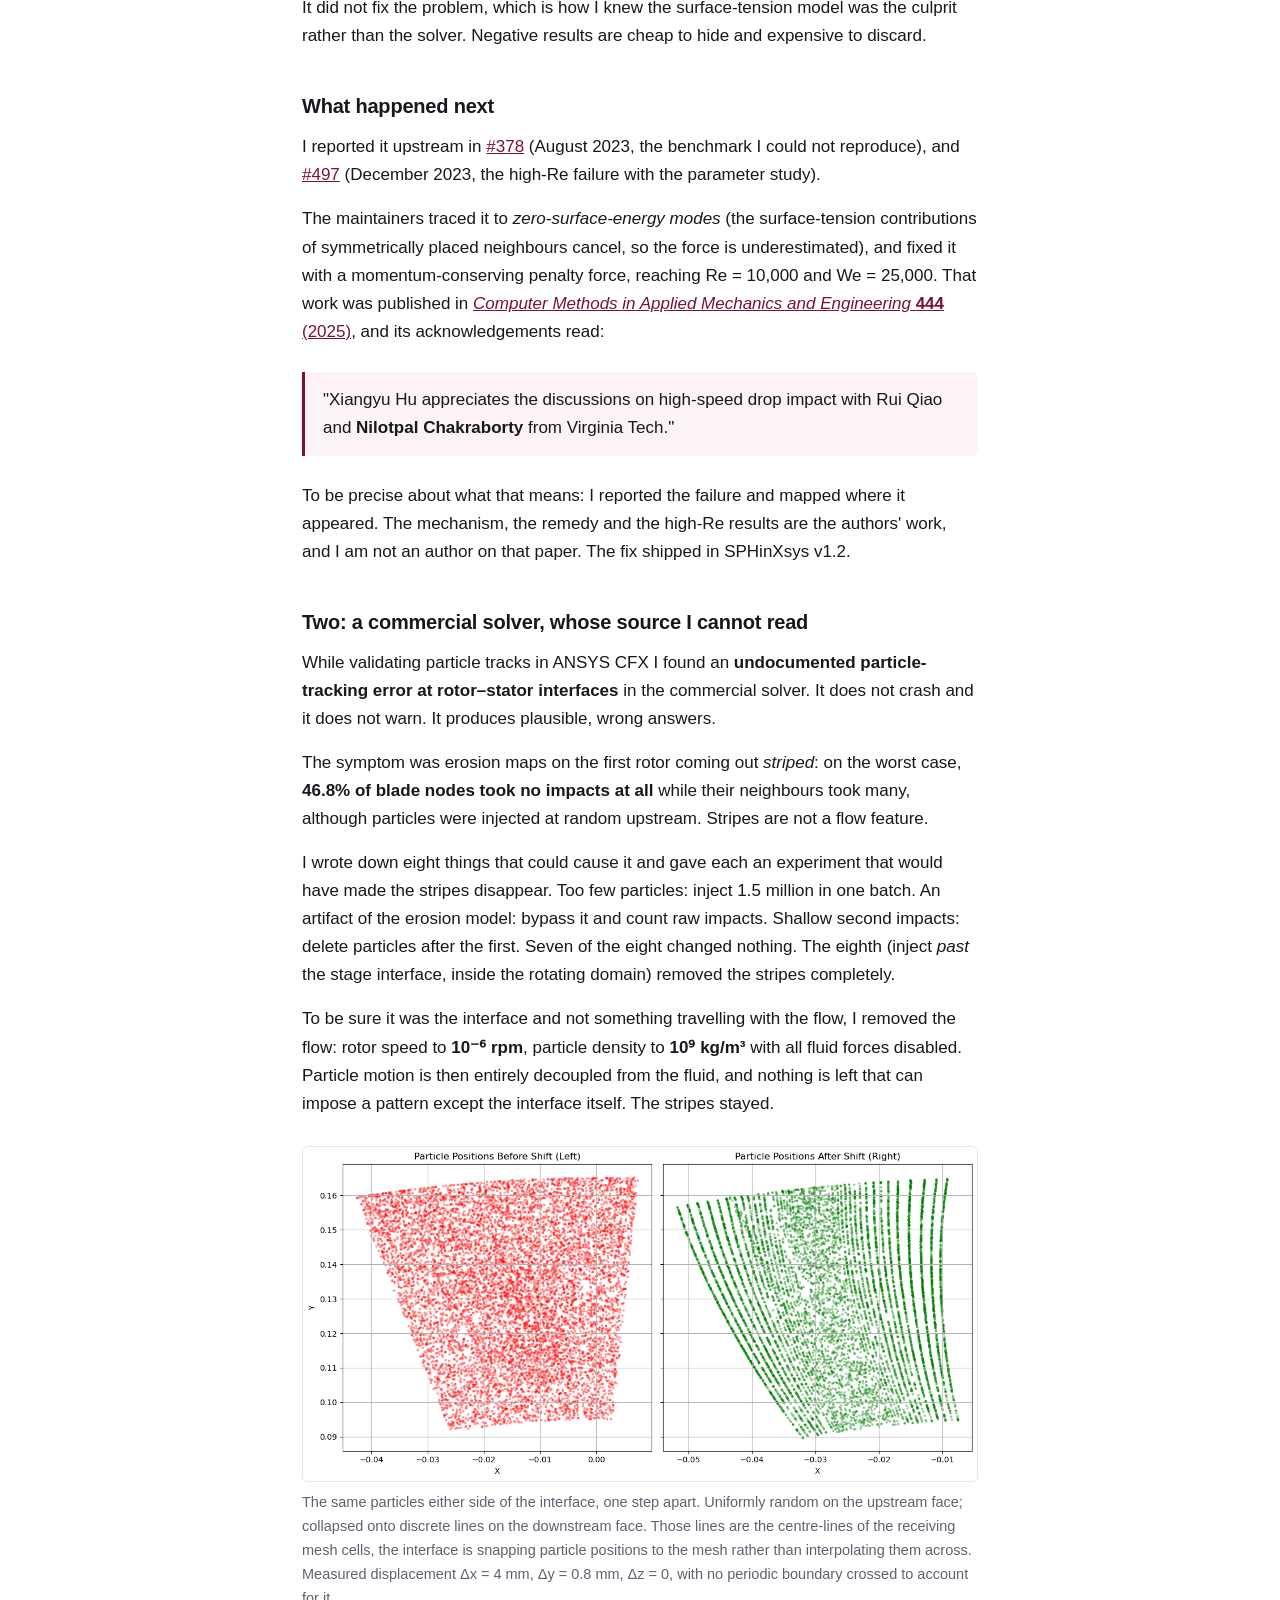
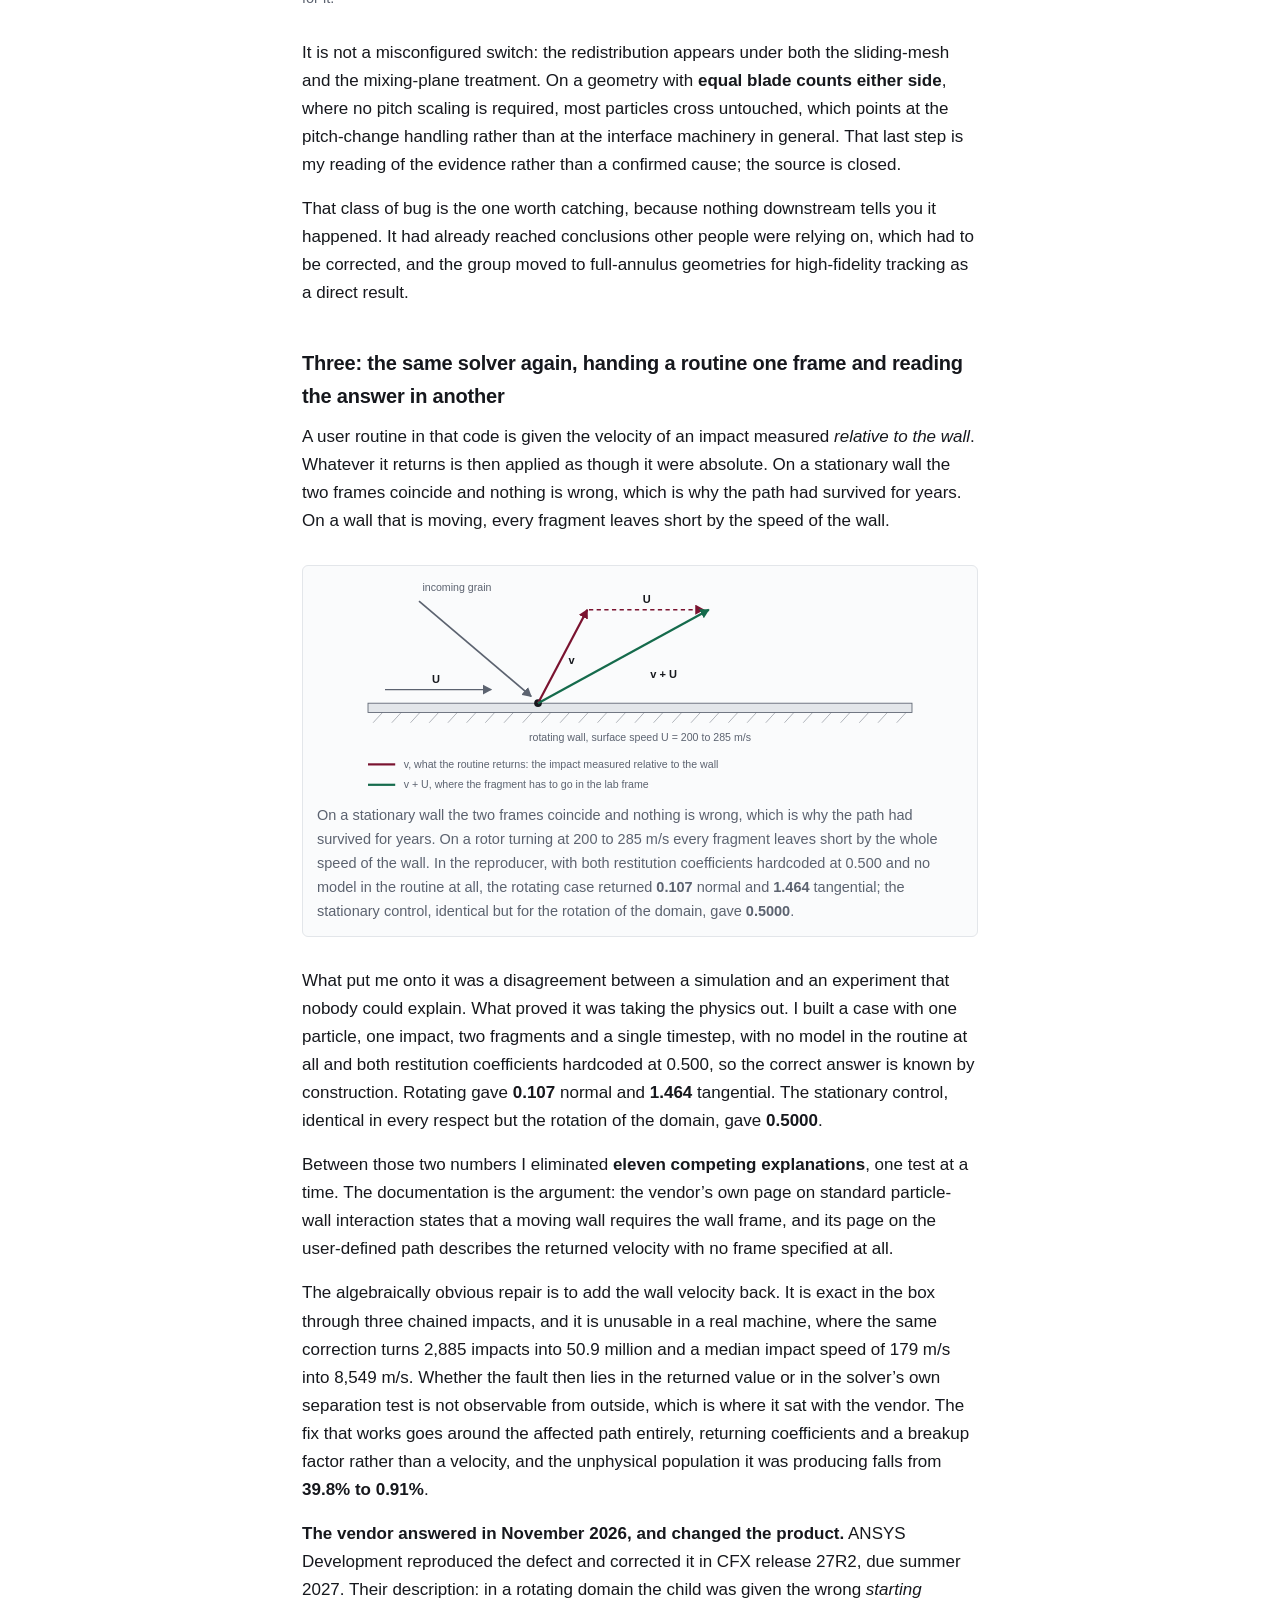
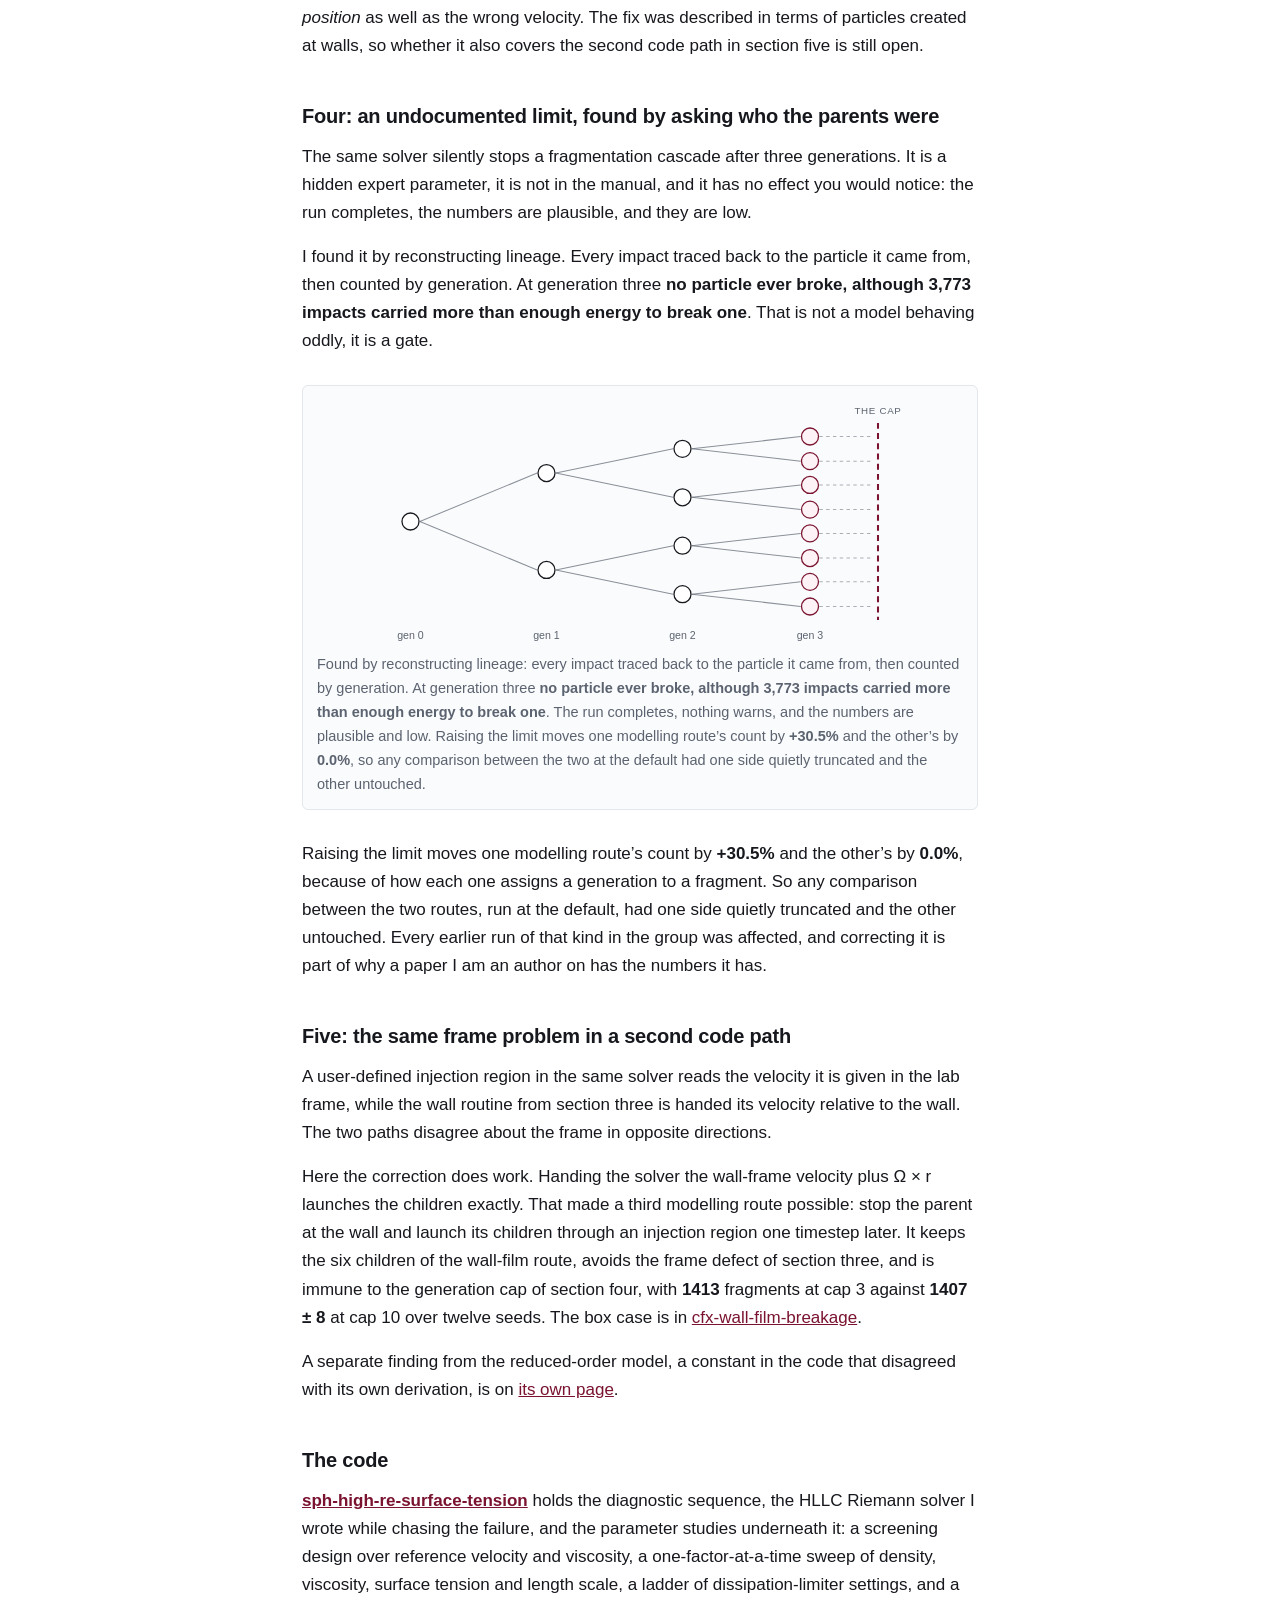
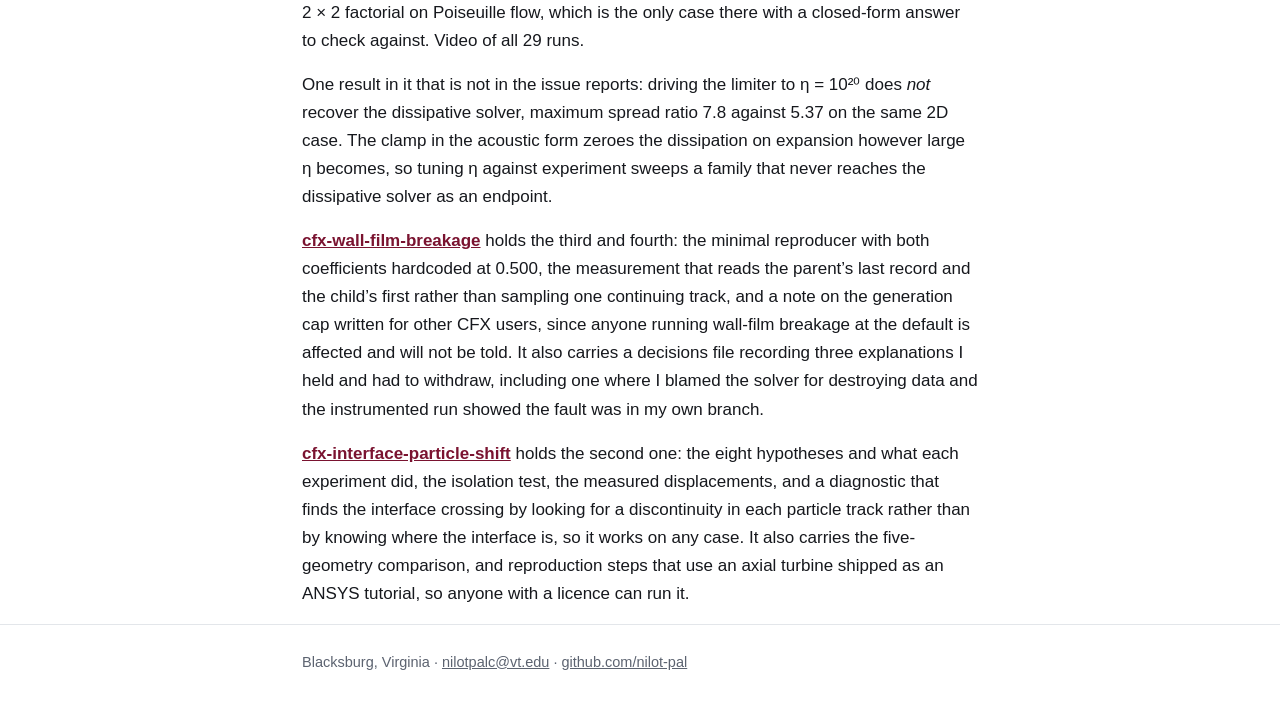
<file: sphinxsys.html>
<!doctype html>
<html lang="en">
<head>
<meta charset="utf-8">
<meta name="viewport" content="width=device-width, initial-scale=1">
<title>Five defects in solvers I did not write, Nilotpal Chakraborty</title>
<meta name="description" content="A surface-tension model that fails above Re 1000, a silent particle displacement at a stage interface, a reference-frame mismatch on moving walls, an undocumented limit that truncates a cascade, and the same frame mismatch in a second code path.">
<meta property="og:title" content="Five defects in solvers I did not write, Nilotpal Chakraborty">
<meta property="og:description" content="Five defects in solvers I did not write, one in an open-source library and four in a commercial CFD code.">
<meta property="og:url" content="https://nilotpalchakraborty.com/sphinxsys.html">
<meta property="og:image" content="https://nilotpalchakraborty.com/assets/interface-particle-shift.png">
<meta property="og:image:width" content="1189">
<meta property="og:image:height" content="590">
<meta property="og:image:alt" content="Two scatter plots of particle positions either side of a stage interface: uniformly scattered on the left, collapsed onto discrete lines on the right.">
<meta name="twitter:card" content="summary_large_image">
<link rel="stylesheet" href="style.css">
</head>
<body>

<header class="site">
  <div class="wrap">
    <a class="home" href="/">Nilotpal Chakraborty</a>
    <nav>
      <a href="/sphinxsys.html" aria-current="page">Solver defects</a>
      <a href="/solver-internals.html">Solver internals</a>
      <a href="/reduced-order-models.html">Reduced-order models</a>
      <a href="/hpc.html">Simulation at scale</a>
      <a href="/evaluation.html">Trusting a result</a>
    </nav>
  </div>
</header>

<main class="wrap"><article>

  <h1>Five defects in solvers I did not write</h1>
  <p class="standfirst">
    One in an open-source library, where I could read the source. Four in a commercial code, where
    I could not. None of them crashed or warned.
  </p>

  <div class="results">
    <div><b>5</b><span>defects found in code I did not write</span></div>
    <div><b>0</b><span>of them crashed, warned, or failed a test</span></div>
    <div><b>11</b><span>competing explanations eliminated on the hardest one</span></div>
    <div><b>1</b><span>fix shipped upstream, in a paper that acknowledges me</span></div>
  </div>

  <h2>One: an open-source library, where I can read the source</h2>

  <p>
    Finding it took six experiments. Reporting it took two issues. Fixing it took the maintainers
    a paper.
  </p>

  <p>
    In 2023 I was simulating supercooled large droplets hitting an aircraft surface, the physics
    behind in-flight icing certification. I used
    <a href="https://github.com/Xiangyu-Hu/SPHinXsys">SPHinXsys</a>, a well-regarded open-source
    smoothed-particle-hydrodynamics library, and the droplets kept coming apart.
  </p>

  <p>
    The obvious conclusion was that I had set it up wrong. That turned out to be false, and
    establishing it was false is the actual work.
  </p>

  <h2>Six experiments, each killing one explanation</h2>

  <p>
    A bug report that says <em>"it doesn't work"</em> is worth nothing. What a maintainer needs is
    the smallest case that fails and the list of things it isn't. So I built a sequence where each
    step removed a candidate cause.
  </p>

  <table>
    <tr><th>Setup</th><th>Result</th></tr>
    <tr><td>3D droplet impact, Re 7154, We 259</td><td>Droplet breaks up instead of spreading</td></tr>
    <tr><td>Square droplet relaxing to a circle, Re ≈ 1</td><td>Correct, a clean circle at rest</td></tr>
    <tr><td>The same at Re ≈ 10³</td><td><strong>Every fluid particle gone by t ≈ 0.4</strong></td></tr>
    <tr><td>The same with maximum numerical dissipation</td><td>Settles, but drifts off-centre and particles pass through the wall</td></tr>
    <tr><td>Capillary oscillation against a published benchmark</td><td>Diverges <strong>even at low Re</strong>, once the interface is moving</td></tr>
    <tr><td>2D impact, dissipative solver</td><td>Disintegrates; particles escape a domain 20× the droplet radius</td></tr>
  </table>

  <p>
    The fifth line is the one that decides it. If the failure appears at <em>low</em> Reynolds
    number as soon as the interface has velocity, it cannot be a high-Re dissipation problem. It is
    how curvature is computed on a fast-moving interface.
  </p>

  <figure>
    <video src="assets/square-droplet.mp4" controls muted loop playsinline preload="metadata"></video>
    <figcaption>
      The benign case: a square patch of water relaxing to a circle under surface tension at low
      Reynolds number, where the shipped model behaves correctly. Raising the density by three
      orders of magnitude (changing nothing else) makes the particles disappear.
    </figcaption>
  </figure>

  <figure>
    <img src="assets/com-resolution.jpg" alt="Mass-centre position against time at three particle resolutions, showing the curves collapsing onto each other">
    <figcaption>
      The same oscillation at 900, 3600 and 14 400 particles. The three collapse onto one another,
      so the divergence from the benchmark is not a discretisation artefact, refining the mesh
      does not make it go away.
    </figcaption>
  </figure>

  <h2>Why nobody had hit it</h2>

  <p>
    A failure this stark in a widely used library needs explaining. So I went through every example
    shipped with it and tabulated the Reynolds and Weber number each one actually exercises.
  </p>

  <p>
    The high-Re examples are all <strong>single-phase</strong>, where surface tension never enters.
    The multiphase examples run at low Re, or drop viscosity and surface tension altogether.
    <strong>Nothing in the suite put high Re and surface tension in the same simulation.</strong>
    The gap sat in untested territory, which is exactly where this kind of thing lives.
  </p>

  <div class="callout">
    <p>
      This is the part I would want an interviewer to ask about. Not "I found a bug", anyone can
      hit a bug. The question worth answering is how you tell the difference between a library
      being wrong and you being wrong, when the library is used by hundreds of people and you have
      been doing SPH for eight months.
    </p>
  </div>

  <h2>What I built while chasing it</h2>

  <p>
    The leading suspect was the library's Riemann solver: it shipped a linearised, Roe-type solver
    whose numerical dissipation is <em>implicit</em>, so you cannot easily separate the physics from
    the damping. I implemented an <strong>HLLC approximate Riemann solver</strong>: wave-speed
    estimates, contact-wave state selection, equation-of-state recovery of the intermediate state, and wired it into both the fluid–fluid and fluid–wall integration paths.
  </p>

  <p>
    It did not fix the problem, which is how I knew the surface-tension model was the culprit
    rather than the solver. Negative results are cheap to hide and expensive to discard.
  </p>

  <h2>What happened next</h2>

  <p>
    I reported it upstream in
    <a href="https://github.com/Xiangyu-Hu/SPHinXsys/issues/378">#378</a> (August 2023, the
    benchmark I could not reproduce), and
    <a href="https://github.com/Xiangyu-Hu/SPHinXsys/issues/497">#497</a> (December 2023, the
    high-Re failure with the parameter study).
  </p>

  <p>
    The maintainers traced it to <em>zero-surface-energy modes</em> (the surface-tension contributions of symmetrically placed neighbours cancel, so the force is underestimated), and
    fixed it with a momentum-conserving penalty force, reaching Re = 10,000 and We = 25,000. That
    work was published in
    <a href="https://doi.org/10.1016/j.cma.2025.118147"><em>Computer Methods in Applied Mechanics
    and Engineering</em> <strong>444</strong> (2025)</a>, and its acknowledgements read:
  </p>

  <div class="callout">
    <p>
      "Xiangyu Hu appreciates the discussions on high-speed drop impact with Rui Qiao and
      <strong>Nilotpal Chakraborty</strong> from Virginia Tech."
    </p>
  </div>

  <p>
    To be precise about what that means: I reported the failure and mapped where it appeared. The
    mechanism, the remedy and the high-Re results are the authors' work, and I am not an author on
    that paper. The fix shipped in SPHinXsys v1.2.
  </p>

  <h2>Two: a commercial solver, whose source I cannot read</h2>

  <p>
    While validating particle tracks in ANSYS CFX I found an <strong>undocumented particle-tracking
    error at rotor–stator interfaces</strong> in the commercial solver. It does not crash and it
    does not warn. It produces plausible, wrong answers.
  </p>

  <p>
    The symptom was erosion maps on the first rotor coming out <em>striped</em>: on the worst
    case, <strong>46.8% of blade nodes took no impacts at all</strong> while their neighbours took
    many, although particles were injected at random upstream. Stripes are not a flow feature.
  </p>

  <p>
    I wrote down eight things that could cause it and gave each an experiment that would have made
    the stripes disappear. Too few particles: inject 1.5 million in one batch. An artifact of the
    erosion model: bypass it and count raw impacts. Shallow second impacts: delete particles after
    the first. Seven of the eight changed nothing. The eighth (inject <em>past</em> the stage interface, inside the rotating domain) removed the stripes completely.
  </p>

  <p>
    To be sure it was the interface and not something travelling with the flow, I removed the flow:
    rotor speed to <strong>10⁻⁶ rpm</strong>, particle density to <strong>10⁹ kg/m³</strong> with
    all fluid forces disabled. Particle motion is then entirely decoupled from the fluid, and
    nothing is left that can impose a pattern except the interface itself. The stripes stayed.
  </p>

  <figure>
    <img src="assets/interface-particle-shift.png"
         alt="Two scatter plots of particle positions either side of the stage interface. On the left, particles are uniformly scattered. On the right, the same particles lie on discrete curved lines.">
    <figcaption>
      The same particles either side of the interface, one step apart. Uniformly random on the
      upstream face; collapsed onto discrete lines on the downstream face. Those lines are the
      centre-lines of the receiving mesh cells, the interface is snapping particle positions to
      the mesh rather than interpolating them across. Measured displacement Δx = 4 mm,
      Δy = 0.8 mm, Δz = 0, with no periodic boundary crossed to account for it.
    </figcaption>
  </figure>

  <p>
    It is not a misconfigured switch: the redistribution appears under both the sliding-mesh and
    the mixing-plane treatment. On a geometry with <strong>equal blade counts either side</strong>,
    where no pitch scaling is required, most particles cross untouched, which points at the
    pitch-change handling rather than at the interface machinery in general. That last step is my
    reading of the evidence rather than a confirmed cause; the source is closed.
  </p>

  <p>
    That class of bug is the one worth catching, because nothing downstream tells you it happened.
    It had already reached conclusions other people were relying on, which had to be corrected, and
    the group moved to full-annulus geometries for high-fidelity tracking as a direct result.
  </p>

  <h2>Three: the same solver again, handing a routine one frame and reading the answer in another</h2>

  <p>
    A user routine in that code is given the velocity of an impact measured <em>relative to the
    wall</em>. Whatever it returns is then applied as though it were absolute. On a stationary wall
    the two frames coincide and nothing is wrong, which is why the path had survived for years. On
    a wall that is moving, every fragment leaves short by the speed of the wall.
  </p>

<figure class="diagram">
<svg viewBox="0 110 760 266" role="img" aria-labelledby="fmT fmD">
<title id="fmT">The rotating-wall frame mismatch</title>
<desc id="fmD">A grain strikes a wall moving to the right at speed U. The user
routine returns the fragment velocity v, measured relative to the wall. The
solver applies that same v as though it were absolute, so the fragment is
launched along v instead of along v plus U, short by the whole speed of the
wall.</desc>
  <defs>
    <marker id="aFm" markerWidth="12" markerHeight="12" refX="10" refY="6" orient="auto" markerUnits="userSpaceOnUse"><path d="M0,0 L11,6 L0,12 Z" fill="var(--accent)"/></marker>
    <marker id="gFm" markerWidth="12" markerHeight="12" refX="10" refY="6" orient="auto" markerUnits="userSpaceOnUse"><path d="M0,0 L11,6 L0,12 Z" fill="var(--good)"/></marker>
    <marker id="mFm" markerWidth="12" markerHeight="12" refX="10" refY="6" orient="auto" markerUnits="userSpaceOnUse"><path d="M0,0 L11,6 L0,12 Z" fill="var(--muted)"/></marker>
  </defs>

  <!-- the wall -->
  <rect x="60" y="262" width="640" height="11" fill="var(--line)" stroke="var(--muted)"/>
  <line x1="77" y1="273" x2="66" y2="285" stroke="var(--muted)" stroke-width="1" opacity="0.55"/>
  <line x1="99" y1="273" x2="88" y2="285" stroke="var(--muted)" stroke-width="1" opacity="0.55"/>
  <line x1="121" y1="273" x2="110" y2="285" stroke="var(--muted)" stroke-width="1" opacity="0.55"/>
  <line x1="143" y1="273" x2="132" y2="285" stroke="var(--muted)" stroke-width="1" opacity="0.55"/>
  <line x1="165" y1="273" x2="154" y2="285" stroke="var(--muted)" stroke-width="1" opacity="0.55"/>
  <line x1="187" y1="273" x2="176" y2="285" stroke="var(--muted)" stroke-width="1" opacity="0.55"/>
  <line x1="209" y1="273" x2="198" y2="285" stroke="var(--muted)" stroke-width="1" opacity="0.55"/>
  <line x1="231" y1="273" x2="220" y2="285" stroke="var(--muted)" stroke-width="1" opacity="0.55"/>
  <line x1="253" y1="273" x2="242" y2="285" stroke="var(--muted)" stroke-width="1" opacity="0.55"/>
  <line x1="275" y1="273" x2="264" y2="285" stroke="var(--muted)" stroke-width="1" opacity="0.55"/>
  <line x1="297" y1="273" x2="286" y2="285" stroke="var(--muted)" stroke-width="1" opacity="0.55"/>
  <line x1="319" y1="273" x2="308" y2="285" stroke="var(--muted)" stroke-width="1" opacity="0.55"/>
  <line x1="341" y1="273" x2="330" y2="285" stroke="var(--muted)" stroke-width="1" opacity="0.55"/>
  <line x1="363" y1="273" x2="352" y2="285" stroke="var(--muted)" stroke-width="1" opacity="0.55"/>
  <line x1="385" y1="273" x2="374" y2="285" stroke="var(--muted)" stroke-width="1" opacity="0.55"/>
  <line x1="407" y1="273" x2="396" y2="285" stroke="var(--muted)" stroke-width="1" opacity="0.55"/>
  <line x1="429" y1="273" x2="418" y2="285" stroke="var(--muted)" stroke-width="1" opacity="0.55"/>
  <line x1="451" y1="273" x2="440" y2="285" stroke="var(--muted)" stroke-width="1" opacity="0.55"/>
  <line x1="473" y1="273" x2="462" y2="285" stroke="var(--muted)" stroke-width="1" opacity="0.55"/>
  <line x1="495" y1="273" x2="484" y2="285" stroke="var(--muted)" stroke-width="1" opacity="0.55"/>
  <line x1="517" y1="273" x2="506" y2="285" stroke="var(--muted)" stroke-width="1" opacity="0.55"/>
  <line x1="539" y1="273" x2="528" y2="285" stroke="var(--muted)" stroke-width="1" opacity="0.55"/>
  <line x1="561" y1="273" x2="550" y2="285" stroke="var(--muted)" stroke-width="1" opacity="0.55"/>
  <line x1="583" y1="273" x2="572" y2="285" stroke="var(--muted)" stroke-width="1" opacity="0.55"/>
  <line x1="605" y1="273" x2="594" y2="285" stroke="var(--muted)" stroke-width="1" opacity="0.55"/>
  <line x1="627" y1="273" x2="616" y2="285" stroke="var(--muted)" stroke-width="1" opacity="0.55"/>
  <line x1="649" y1="273" x2="638" y2="285" stroke="var(--muted)" stroke-width="1" opacity="0.55"/>
  <line x1="671" y1="273" x2="660" y2="285" stroke="var(--muted)" stroke-width="1" opacity="0.55"/>
  <line x1="693" y1="273" x2="682" y2="285" stroke="var(--muted)" stroke-width="1" opacity="0.55"/>
  <line x1="80" y1="246" x2="205" y2="246" stroke="var(--muted)" stroke-width="1.6"
        marker-end="url(#mFm)"/>
  <text class="num" x="140" y="238" text-anchor="middle" fill="var(--muted)">U</text>
  <text class="lbl" x="380" y="306" text-anchor="middle">rotating wall, surface speed U = 200 to 285 m/s</text>

  <!-- incoming grain -->
  <line x1="120" y1="142" x2="252" y2="254" stroke="var(--muted)" stroke-width="2"
        marker-end="url(#mFm)"/>
  <text class="lbl" x="124" y="130">incoming grain</text>
  <circle cx="260" cy="262" r="4.5" fill="var(--fg)"/>

  <!-- what the routine returns, applied as absolute -->
  <line x1="260" y1="262" x2="318" y2="152" stroke="var(--accent)" stroke-width="2.6"
        marker-end="url(#aFm)"/>
  <text class="num" x="296" y="216" fill="var(--accent)">v</text>

  <!-- the wall speed that gets dropped -->
  <line x1="320" y1="152" x2="455" y2="152" stroke="var(--accent)" stroke-width="1.8"
        stroke-dasharray="5 4" marker-end="url(#aFm)"/>
  <text class="num" x="388" y="144" text-anchor="middle" fill="var(--accent)">U</text>

  <!-- where it actually has to go -->
  <line x1="260" y1="262" x2="461" y2="152" stroke="var(--good)" stroke-width="2.6"
        marker-end="url(#gFm)"/>
  <text class="num" x="392" y="232" fill="var(--good)">v + U</text>

  <!-- legend -->
  <line x1="60" y1="334" x2="92" y2="334" stroke="var(--accent)" stroke-width="2.6"/>
  <text class="lbl" x="102" y="338">v, what the routine returns: the impact measured relative to the wall</text>
  <line x1="60" y1="358" x2="92" y2="358" stroke="var(--good)" stroke-width="2.6"/>
  <text class="lbl" x="102" y="362">v + U, where the fragment has to go in the lab frame</text>
</svg>
<figcaption>
  On a stationary wall the two frames coincide and nothing is wrong, which is why
  the path had survived for years. On a rotor turning at 200 to 285&nbsp;m/s every
  fragment leaves short by the whole speed of the wall. In the reproducer, with
  both restitution coefficients hardcoded at 0.500 and no model in the routine at
  all, the rotating case returned <strong>0.107</strong> normal and
  <strong>1.464</strong> tangential; the stationary control, identical but for the
  rotation of the domain, gave <strong>0.5000</strong>.
</figcaption>
</figure>

  <p>
    What put me onto it was a disagreement between a simulation and an experiment that nobody could
    explain. What proved it was taking the physics out. I built a case with one particle, one
    impact, two fragments and a single timestep, with no model in the routine at all and both
    restitution coefficients hardcoded at 0.500, so the correct answer is known by construction.
    Rotating gave <strong>0.107</strong> normal and <strong>1.464</strong> tangential. The
    stationary control, identical in every respect but the rotation of the domain, gave
    <strong>0.5000</strong>.
  </p>

  <p>
    Between those two numbers I eliminated <strong>eleven competing explanations</strong>, one test
    at a time. The documentation is the argument: the vendor’s own page on standard particle-wall
    interaction states that a moving wall requires the wall frame, and its page on the user-defined
    path describes the returned velocity with no frame specified at all.
  </p>

  <p>
    The algebraically obvious repair is to add the wall velocity back. It is exact in the box
    through three chained impacts, and it is unusable in a real machine, where the same correction
    turns 2,885 impacts into 50.9 million and a median impact speed of 179&nbsp;m/s into
    8,549&nbsp;m/s. Whether the fault then lies in the returned value or in the solver’s own
    separation test is not observable from outside, which is where it sat with the vendor.
    The fix that works goes around the affected path entirely, returning coefficients and a breakup
    factor rather than a velocity, and the unphysical population it was producing falls from
    <strong>39.8% to 0.91%</strong>.
  </p>

  <p>
    <strong>The vendor answered in November 2026, and changed the product.</strong> ANSYS
    Development reproduced the defect and corrected it in CFX release 27R2, due summer 2027. Their
    description: in a rotating domain the child was given the wrong <em>starting position</em> as
    well as the wrong velocity. The fix was described in terms of particles created at walls, so
    whether it also covers the second code path in section five is still open.
  </p>

  <h2>Four: an undocumented limit, found by asking who the parents were</h2>

  <p>
    The same solver silently stops a fragmentation cascade after three generations. It is a hidden
    expert parameter, it is not in the manual, and it has no effect you would notice: the run
    completes, the numbers are plausible, and they are low.
  </p>

  <p>
    I found it by reconstructing lineage. Every impact traced back to the particle it came from,
    then counted by generation. At generation three <strong>no particle ever broke, although 3,773
    impacts carried more than enough energy to break one</strong>. That is not a model behaving
    oddly, it is a gate.
  </p>

<figure class="diagram">
<svg viewBox="0 0 760 300" role="img" aria-labelledby="gcT gcD">
<title id="gcT">An undocumented generation cap</title>
<desc id="gcD">A fragmentation cascade drawn as a lineage tree. Generations zero, one, two and three each break into further fragments, and then the cascade stops: generation three produces nothing, because a hidden solver parameter caps the number of generations at three.</desc>
  <defs>
    <marker id="mGc" markerWidth="12" markerHeight="12" refX="10" refY="6" orient="auto" markerUnits="userSpaceOnUse"><path d="M0,0 L11,6 L0,12 Z" fill="var(--muted)"/></marker>
  </defs>
  <line x1="121" y1="150.0" x2="259" y2="93.0" stroke="var(--muted)" stroke-width="1.2" opacity="0.7"/>
  <line x1="121" y1="150.0" x2="259" y2="207.0" stroke="var(--muted)" stroke-width="1.2" opacity="0.7"/>
  <line x1="281" y1="93.0" x2="419" y2="64.5" stroke="var(--muted)" stroke-width="1.2" opacity="0.7"/>
  <line x1="281" y1="93.0" x2="419" y2="121.5" stroke="var(--muted)" stroke-width="1.2" opacity="0.7"/>
  <line x1="281" y1="207.0" x2="419" y2="178.5" stroke="var(--muted)" stroke-width="1.2" opacity="0.7"/>
  <line x1="281" y1="207.0" x2="419" y2="235.5" stroke="var(--muted)" stroke-width="1.2" opacity="0.7"/>
  <line x1="441" y1="64.5" x2="569" y2="50.0" stroke="var(--muted)" stroke-width="1.2" opacity="0.7"/>
  <line x1="441" y1="64.5" x2="569" y2="79.0" stroke="var(--muted)" stroke-width="1.2" opacity="0.7"/>
  <line x1="441" y1="121.5" x2="569" y2="107.0" stroke="var(--muted)" stroke-width="1.2" opacity="0.7"/>
  <line x1="441" y1="121.5" x2="569" y2="136.0" stroke="var(--muted)" stroke-width="1.2" opacity="0.7"/>
  <line x1="441" y1="178.5" x2="569" y2="164.0" stroke="var(--muted)" stroke-width="1.2" opacity="0.7"/>
  <line x1="441" y1="178.5" x2="569" y2="193.0" stroke="var(--muted)" stroke-width="1.2" opacity="0.7"/>
  <line x1="441" y1="235.5" x2="569" y2="221.0" stroke="var(--muted)" stroke-width="1.2" opacity="0.7"/>
  <line x1="441" y1="235.5" x2="569" y2="250.0" stroke="var(--muted)" stroke-width="1.2" opacity="0.7"/>
  <line x1="591" y1="50.0" x2="652" y2="50.0" stroke="var(--muted)" stroke-width="1.2" stroke-dasharray="4 4" opacity="0.5"/>
  <line x1="591" y1="79.0" x2="652" y2="79.0" stroke="var(--muted)" stroke-width="1.2" stroke-dasharray="4 4" opacity="0.5"/>
  <line x1="591" y1="107.0" x2="652" y2="107.0" stroke="var(--muted)" stroke-width="1.2" stroke-dasharray="4 4" opacity="0.5"/>
  <line x1="591" y1="136.0" x2="652" y2="136.0" stroke="var(--muted)" stroke-width="1.2" stroke-dasharray="4 4" opacity="0.5"/>
  <line x1="591" y1="164.0" x2="652" y2="164.0" stroke="var(--muted)" stroke-width="1.2" stroke-dasharray="4 4" opacity="0.5"/>
  <line x1="591" y1="193.0" x2="652" y2="193.0" stroke="var(--muted)" stroke-width="1.2" stroke-dasharray="4 4" opacity="0.5"/>
  <line x1="591" y1="221.0" x2="652" y2="221.0" stroke="var(--muted)" stroke-width="1.2" stroke-dasharray="4 4" opacity="0.5"/>
  <line x1="591" y1="250.0" x2="652" y2="250.0" stroke="var(--muted)" stroke-width="1.2" stroke-dasharray="4 4" opacity="0.5"/>
  <circle cx="110" cy="150.0" r="10" fill="var(--bg)" stroke="var(--fg)" stroke-width="1.5"/>
  <circle cx="270" cy="93.0" r="10" fill="var(--bg)" stroke="var(--fg)" stroke-width="1.5"/>
  <circle cx="270" cy="207.0" r="10" fill="var(--bg)" stroke="var(--fg)" stroke-width="1.5"/>
  <circle cx="430" cy="64.5" r="10" fill="var(--bg)" stroke="var(--fg)" stroke-width="1.5"/>
  <circle cx="430" cy="121.5" r="10" fill="var(--bg)" stroke="var(--fg)" stroke-width="1.5"/>
  <circle cx="430" cy="178.5" r="10" fill="var(--bg)" stroke="var(--fg)" stroke-width="1.5"/>
  <circle cx="430" cy="235.5" r="10" fill="var(--bg)" stroke="var(--fg)" stroke-width="1.5"/>
  <circle cx="580" cy="50.0" r="10" fill="var(--accent-soft)" stroke="var(--accent)" stroke-width="1.5"/>
  <circle cx="580" cy="79.0" r="10" fill="var(--accent-soft)" stroke="var(--accent)" stroke-width="1.5"/>
  <circle cx="580" cy="107.0" r="10" fill="var(--accent-soft)" stroke="var(--accent)" stroke-width="1.5"/>
  <circle cx="580" cy="136.0" r="10" fill="var(--accent-soft)" stroke="var(--accent)" stroke-width="1.5"/>
  <circle cx="580" cy="164.0" r="10" fill="var(--accent-soft)" stroke="var(--accent)" stroke-width="1.5"/>
  <circle cx="580" cy="193.0" r="10" fill="var(--accent-soft)" stroke="var(--accent)" stroke-width="1.5"/>
  <circle cx="580" cy="221.0" r="10" fill="var(--accent-soft)" stroke="var(--accent)" stroke-width="1.5"/>
  <circle cx="580" cy="250.0" r="10" fill="var(--accent-soft)" stroke="var(--accent)" stroke-width="1.5"/>
  <line x1="660" y1="34" x2="660" y2="266" stroke="var(--accent)" stroke-width="2.4" stroke-dasharray="7 5"/>
  <text class="hd" x="660" y="24" text-anchor="middle" fill="var(--accent)">the cap</text>
  <text class="lbl" x="110" y="288" text-anchor="middle">gen 0</text>
  <text class="lbl" x="270" y="288" text-anchor="middle">gen 1</text>
  <text class="lbl" x="430" y="288" text-anchor="middle">gen 2</text>
  <text class="lbl" x="580" y="288" text-anchor="middle">gen 3</text>
</svg>
<figcaption>
  Found by reconstructing lineage: every impact traced back to the particle
  it came from, then counted by generation. At generation three
  <strong>no particle ever broke, although 3,773 impacts carried more than
  enough energy to break one</strong>. The run completes, nothing warns, and
  the numbers are plausible and low. Raising the limit moves one modelling
  route&rsquo;s count by <strong>+30.5%</strong> and the other&rsquo;s by
  <strong>0.0%</strong>, so any comparison between the two at the default had
  one side quietly truncated and the other untouched.
</figcaption>
</figure>

  <p>
    Raising the limit moves one modelling route’s count by <strong>+30.5%</strong> and the other’s
    by <strong>0.0%</strong>, because of how each one assigns a generation to a fragment. So any
    comparison between the two routes, run at the default, had one side quietly truncated and the
    other untouched. Every earlier run of that kind in the group was affected, and correcting it is
    part of why a paper I am an author on has the numbers it has.
  </p>

  <h2>Five: the same frame problem in a second code path</h2>

  <p>
    A user-defined injection region in the same solver reads the velocity it is given in the lab
    frame, while the wall routine from section three is handed its velocity relative to the wall.
    The two paths disagree about the frame in opposite directions.
  </p>

  <p>
    Here the correction does work. Handing the solver the wall-frame velocity plus Ω&nbsp;×&nbsp;r
    launches the children exactly. That made a third modelling route possible: stop the parent at
    the wall and launch its children through an injection region one timestep later. It keeps the
    six children of the wall-film route, avoids the frame defect of section three, and is immune to
    the generation cap of section four, with <strong>1413</strong> fragments at cap 3 against
    <strong>1407 ± 8</strong> at cap 10 over twelve seeds. The box case is in
    <a href="https://github.com/nilot-pal/cfx-wall-film-breakage">cfx-wall-film-breakage</a>.
  </p>

  <p>
    A separate finding from the reduced-order model, a constant in the code that disagreed with its
    own derivation, is on <a href="/reduced-order-models.html">its own page</a>.
  </p>

  <h2>The code</h2>

  <p>
    <a href="https://github.com/nilot-pal/sph-high-re-surface-tension"><strong>sph-high-re-surface-tension</strong></a>
    holds the diagnostic sequence, the HLLC Riemann solver I wrote while chasing the failure, and
    the parameter studies underneath it: a screening design over reference velocity and viscosity,
    a one-factor-at-a-time sweep of density, viscosity, surface tension and length scale, a ladder
    of dissipation-limiter settings, and a 2&nbsp;×&nbsp;2 factorial on Poiseuille flow, which is
    the only case there with a closed-form answer to check against. Video of all 29 runs.
  </p>

  <p>
    One result in it that is not in the issue reports: driving the limiter to η&nbsp;=&nbsp;10²⁰
    does <em>not</em> recover the dissipative solver, maximum spread ratio 7.8 against 5.37 on the
    same 2D case. The clamp in the acoustic form zeroes the dissipation on expansion however large
    η becomes, so tuning η against experiment sweeps a family that never reaches the dissipative
    solver as an endpoint.
  </p>

  <p>
    <a href="https://github.com/nilot-pal/cfx-wall-film-breakage"><strong>cfx-wall-film-breakage</strong></a>
    holds the third and fourth: the minimal reproducer with both coefficients hardcoded at 0.500,
    the measurement that reads the parent&rsquo;s last record and the child&rsquo;s first rather
    than sampling one continuing track, and a note on the generation cap written for other CFX
    users, since anyone running wall-film breakage at the default is affected and will not be
    told. It also carries a decisions file recording three explanations I held and had to withdraw,
    including one where I blamed the solver for destroying data and the instrumented run showed the
    fault was in my own branch.
  </p>

  <p>
    <a href="https://github.com/nilot-pal/cfx-interface-particle-shift"><strong>cfx-interface-particle-shift</strong></a>
    holds the second one: the eight hypotheses and what each experiment did, the isolation test,
    the measured displacements, and a diagnostic that finds the interface crossing by looking for
    a discontinuity in each particle track rather than by knowing where the interface is, so it
    works on any case. It also carries the five-geometry comparison, and reproduction steps that
    use an axial turbine shipped as an ANSYS tutorial, so anyone with a licence can run it.
  </p>

</article></main>

<footer class="site">
  <div class="wrap">
    Blacksburg, Virginia ·
    <a href="mailto:nilotpalc@vt.edu">nilotpalc@vt.edu</a> ·
    <a href="https://github.com/nilot-pal">github.com/nilot-pal</a>
  </div>
</footer>

</body>
</html>
</file>
<file: style.css>
:root {
  --bg: #ffffff;
  --fg: #16181d;
  --muted: #5c6370;
  --line: #e3e6ea;
  --accent: #7a1330;
  --accent-soft: #fdf2f5;
  --code-bg: #f5f6f8;
  --good: #156b4c;
  --good-soft: #eff8f3;
  --diag-bg: #fafbfc;
  --maxw: 720px;
}

@media (prefers-color-scheme: dark) {
  :root {
    --bg: #14161a;
    --fg: #e8eaed;
    --muted: #9aa2af;
    --line: #2a2e36;
    --accent: #f2879f;
    --accent-soft: #23181d;
    --code-bg: #1c1f25;
    --good: #5ec79b;
    --good-soft: #15241e;
    --diag-bg: #181b20;
  }
}

* { box-sizing: border-box; }

html { -webkit-text-size-adjust: 100%; }

body {
  margin: 0;
  background: var(--bg);
  color: var(--fg);
  font: 17px/1.65 -apple-system, BlinkMacSystemFont, "Segoe UI", Inter, Roboto,
        "Helvetica Neue", Arial, sans-serif;
  font-feature-settings: "kern" 1;
  text-rendering: optimizeLegibility;
}

.wrap { max-width: var(--maxw); margin: 0 auto; padding: 0 22px; }
body { overflow-wrap: break-word; }

/* ---------------------------------------------------------------- header */
header.site {
  border-bottom: 1px solid var(--line);
  position: sticky; top: 0;
  background: color-mix(in srgb, var(--bg) 88%, transparent);
  backdrop-filter: saturate(180%) blur(10px);
  z-index: 10;
}
header.site .wrap {
  display: flex; align-items: center; justify-content: space-between;
  gap: 10px 20px; padding-top: 14px; padding-bottom: 14px;
  flex-wrap: wrap;
}
header.site a.home {
  font-weight: 650; letter-spacing: -0.01em; color: var(--fg);
  text-decoration: none; font-size: 16px;
}
header.site nav { display: flex; gap: 8px 20px; flex-wrap: wrap; min-width: 0; }
header.site nav a {
  color: var(--muted); text-decoration: none; font-size: 15px;
}
header.site nav a:hover, header.site nav a[aria-current] { color: var(--accent); }

/* ------------------------------------------------------------------ hero */
.hero { padding: 56px 0 8px; }
.hero-top { display: flex; gap: 26px; align-items: flex-start; }
.hero img.avatar {
  width: 104px; height: 104px; border-radius: 50%;
  object-fit: cover; flex: none; border: 1px solid var(--line);
}
.hero h1 {
  font-size: 30px; line-height: 1.2; margin: 0 0 6px;
  letter-spacing: -0.02em; font-weight: 680;
}
.hero .role { color: var(--muted); margin: 0 0 14px; font-size: 16px; }
.avail { color: var(--muted); font-size: 15px; margin: 22px 0 0; }
.lede { font-size: 19px; line-height: 1.6; margin: 22px 0 0; }
.lede strong { font-weight: 640; }

.links { display: flex; gap: 16px; flex-wrap: wrap; margin: 24px 0 0; font-size: 15px; }
.links a { color: var(--accent); text-decoration: none; border-bottom: 1px solid transparent; }
.links a:hover { border-bottom-color: currentColor; }

/* ----------------------------------------------------------------- cards */
h2.section {
  font-size: 13px; text-transform: uppercase; letter-spacing: 0.09em;
  color: var(--muted); font-weight: 620; margin: 52px 0 4px;
}
.card {
  display: block; text-decoration: none; color: inherit;
  border-top: 1px solid var(--line); padding: 22px 0;
}
.card:last-of-type { border-bottom: 1px solid var(--line); }
.card h3 {
  margin: 0 0 6px; font-size: 19px; font-weight: 640;
  letter-spacing: -0.01em; color: var(--fg);
}
.card p { margin: 0; color: var(--muted); font-size: 16px; }
.card:hover h3 { color: var(--accent); }
.card .more { color: var(--accent); font-size: 15px; }

/* ------------------------------------------------------------------ prose */
main { padding-bottom: 72px; }
article h1 {
  font-size: 28px; line-height: 1.25; letter-spacing: -0.02em;
  margin: 48px 0 10px; font-weight: 680;
}
article .standfirst { font-size: 19px; color: var(--muted); margin: 0 0 34px; }
article h2 {
  font-size: 20px; margin: 40px 0 10px; letter-spacing: -0.01em; font-weight: 650;
}
article p { margin: 0 0 16px; }
article ul { margin: 0 0 16px; padding-left: 22px; }
article li { margin: 0 0 8px; }
a { color: var(--accent); }
code {
  font: 0.88em ui-monospace, SFMono-Regular, Menlo, Consolas, monospace;
  background: var(--code-bg); padding: 1px 5px; border-radius: 4px;
}

figure { margin: 28px 0; }
figure img, figure video { width: 100%; height: auto; border: 1px solid var(--line); border-radius: 6px; display: block; }
figcaption { color: var(--muted); font-size: 14.5px; margin-top: 9px; }

.callout {
  border-left: 3px solid var(--accent); background: var(--accent-soft);
  padding: 14px 18px; margin: 26px 0; border-radius: 0 6px 6px 0;
}
.callout p { margin: 0; }

table { border-collapse: collapse; width: 100%; margin: 24px 0; font-size: 15.5px; }
th, td { text-align: left; padding: 9px 12px; border-bottom: 1px solid var(--line); vertical-align: top; }
th { font-weight: 620; color: var(--muted); font-size: 13px; text-transform: uppercase; letter-spacing: 0.06em; }

/* ----------------------------------------------------------------- footer */
footer.site {
  border-top: 1px solid var(--line); padding: 26px 0 44px;
  color: var(--muted); font-size: 14.5px;
}
footer.site a { color: var(--muted); }

@media (max-width: 560px) {
  /* a wide table scrolls inside its own box rather than widening the page */
  table { display: block; overflow-x: auto; }
  .hero { padding-top: 36px; }
  .hero-top { gap: 18px; }
  .hero img.avatar { width: 76px; height: 76px; }
  .hero h1 { font-size: 25px; }
  .lede { font-size: 17.5px; }
  article h1 { font-size: 24px; }
}

/* --------------------------------------------------------------- results */
/* The headline numbers, directly under the standfirst. Read in five
   seconds; the prose below is for whoever wants to know how. */
.results {
  display: grid;
  grid-template-columns: repeat(auto-fit, minmax(132px, 1fr));
  column-gap: 26px; row-gap: 4px;
  border-top: 1px solid var(--line);
  border-bottom: 1px solid var(--line);
  margin: 0 0 34px;
}
.results > div { padding: 15px 0 17px; }
.results b {
  display: block; color: var(--accent); font-weight: 660;
  font-size: 26px; line-height: 1.12; letter-spacing: -0.02em;
  font-variant-numeric: tabular-nums;
}
.results b sup { font-size: 0.62em; }
.results span {
  display: block; color: var(--muted); font-size: 13.5px;
  line-height: 1.4; margin-top: 5px;
}
.hero .results { margin: 28px 0 0; }

/* --------------------------------------------------------------- diagrams */
figure.diagram {
  margin: 30px 0;
  border: 1px solid var(--line); border-radius: 6px;
  background: var(--diag-bg);
  padding: 8px 14px 2px;
}
figure.diagram svg { width: 100%; height: auto; display: block; }
figure.diagram svg text {
  font-family: inherit; font-size: 13px;
  fill: var(--fg); font-variant-numeric: tabular-nums;
}
figure.diagram svg text.sm { font-size: 11.5px; fill: var(--muted); }
figure.diagram svg text.lbl { font-size: 12.5px; fill: var(--muted); }
figure.diagram svg text.hd {
  font-size: 11.5px; fill: var(--muted);
  text-transform: uppercase; letter-spacing: 0.07em;
}
figure.diagram svg text.num { font-weight: 640; }
figure.diagram figcaption { margin: 4px 0 10px; }

@media (max-width: 560px) {
  .results b { font-size: 22px; }
  figure.diagram { padding: 6px 8px 2px; }
}

/* ------------------------------------------------------------------ repos */
.repo-group { margin: 30px 0 8px; font-weight: 640; font-size: 15px; color: var(--muted); }
ul.repos { list-style: none; margin: 4px 0 0; padding: 0; }
ul.repos li { border-top: 1px solid var(--line); padding: 20px 0; }
ul.repos li:last-child { border-bottom: 1px solid var(--line); }
ul.repos > li > a {
  font: 0.95em ui-monospace, SFMono-Regular, Menlo, Consolas, monospace;
  font-weight: 600; text-decoration: none;
  border-bottom: 1px solid transparent;
}
ul.repos > li > a:hover { border-bottom-color: currentColor; }
ul.repos p { margin: 6px 0 0; color: var(--muted); font-size: 15.5px; }
</file>
